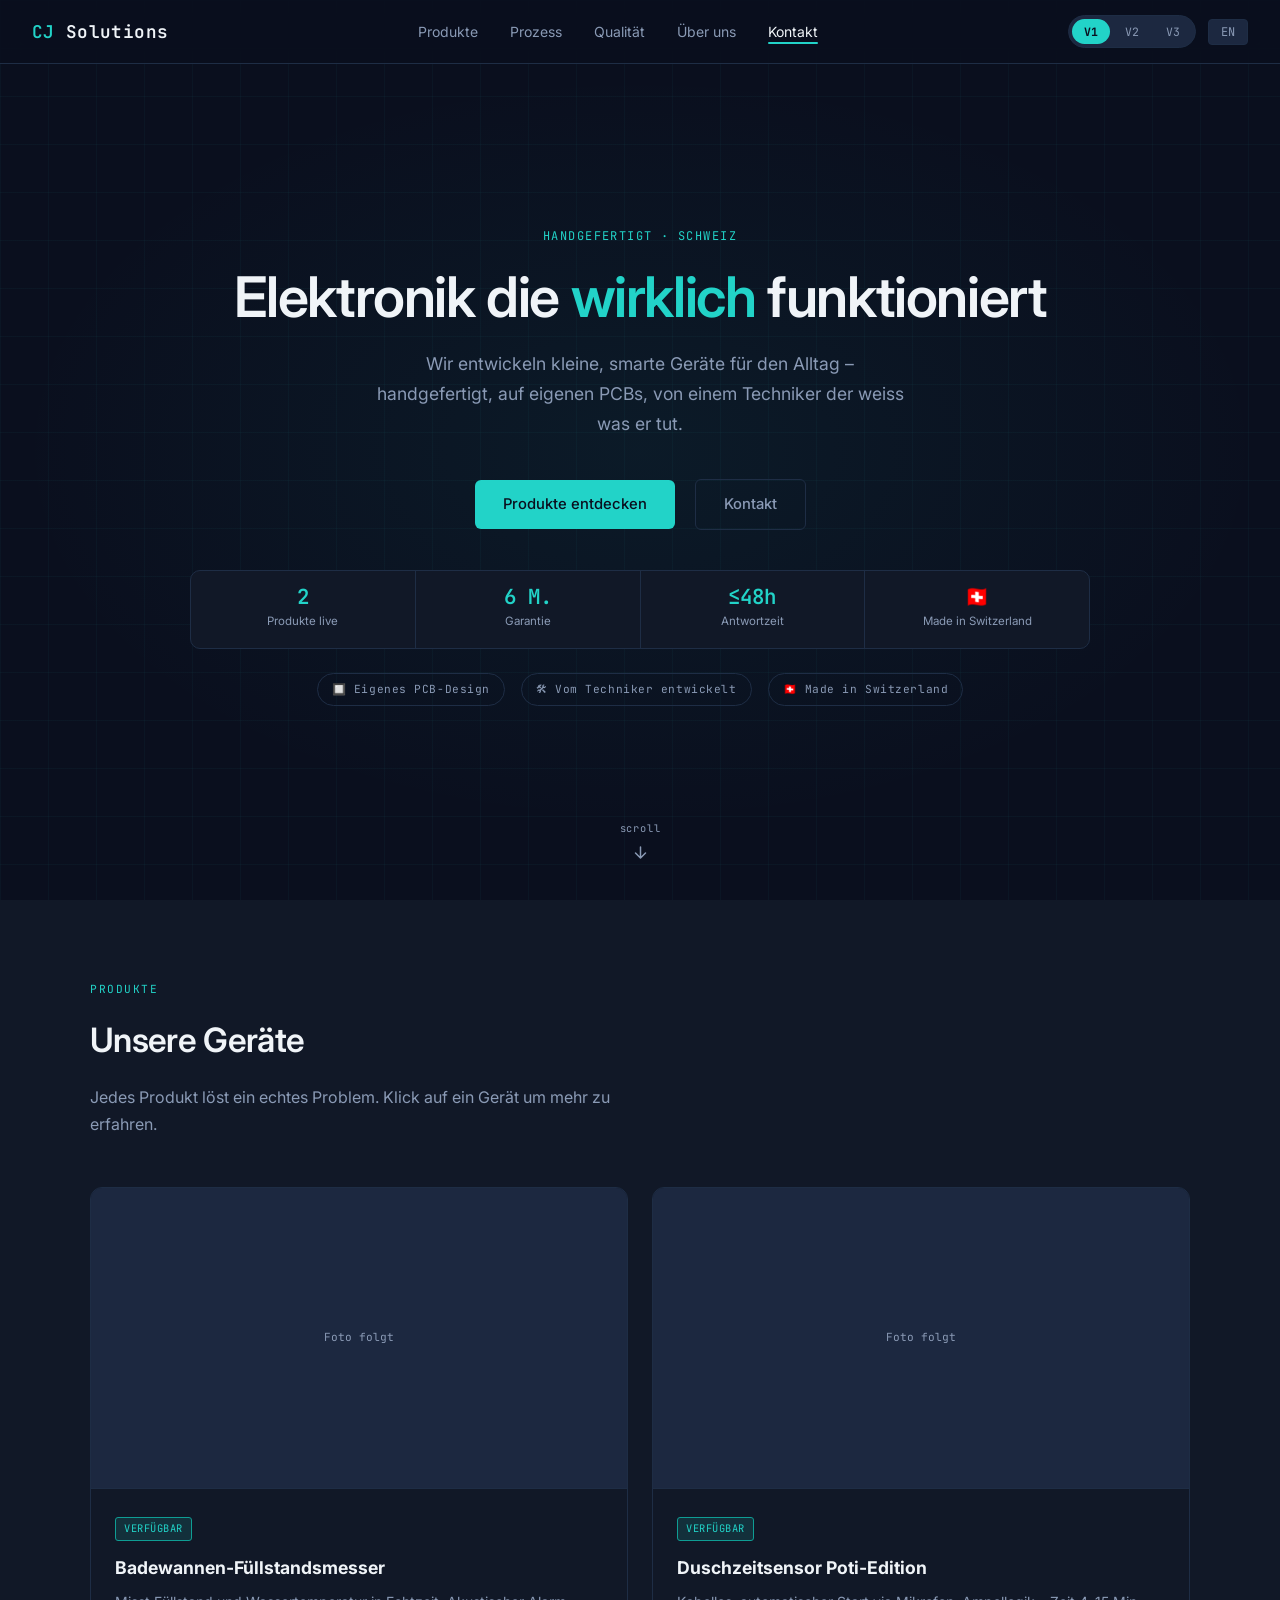
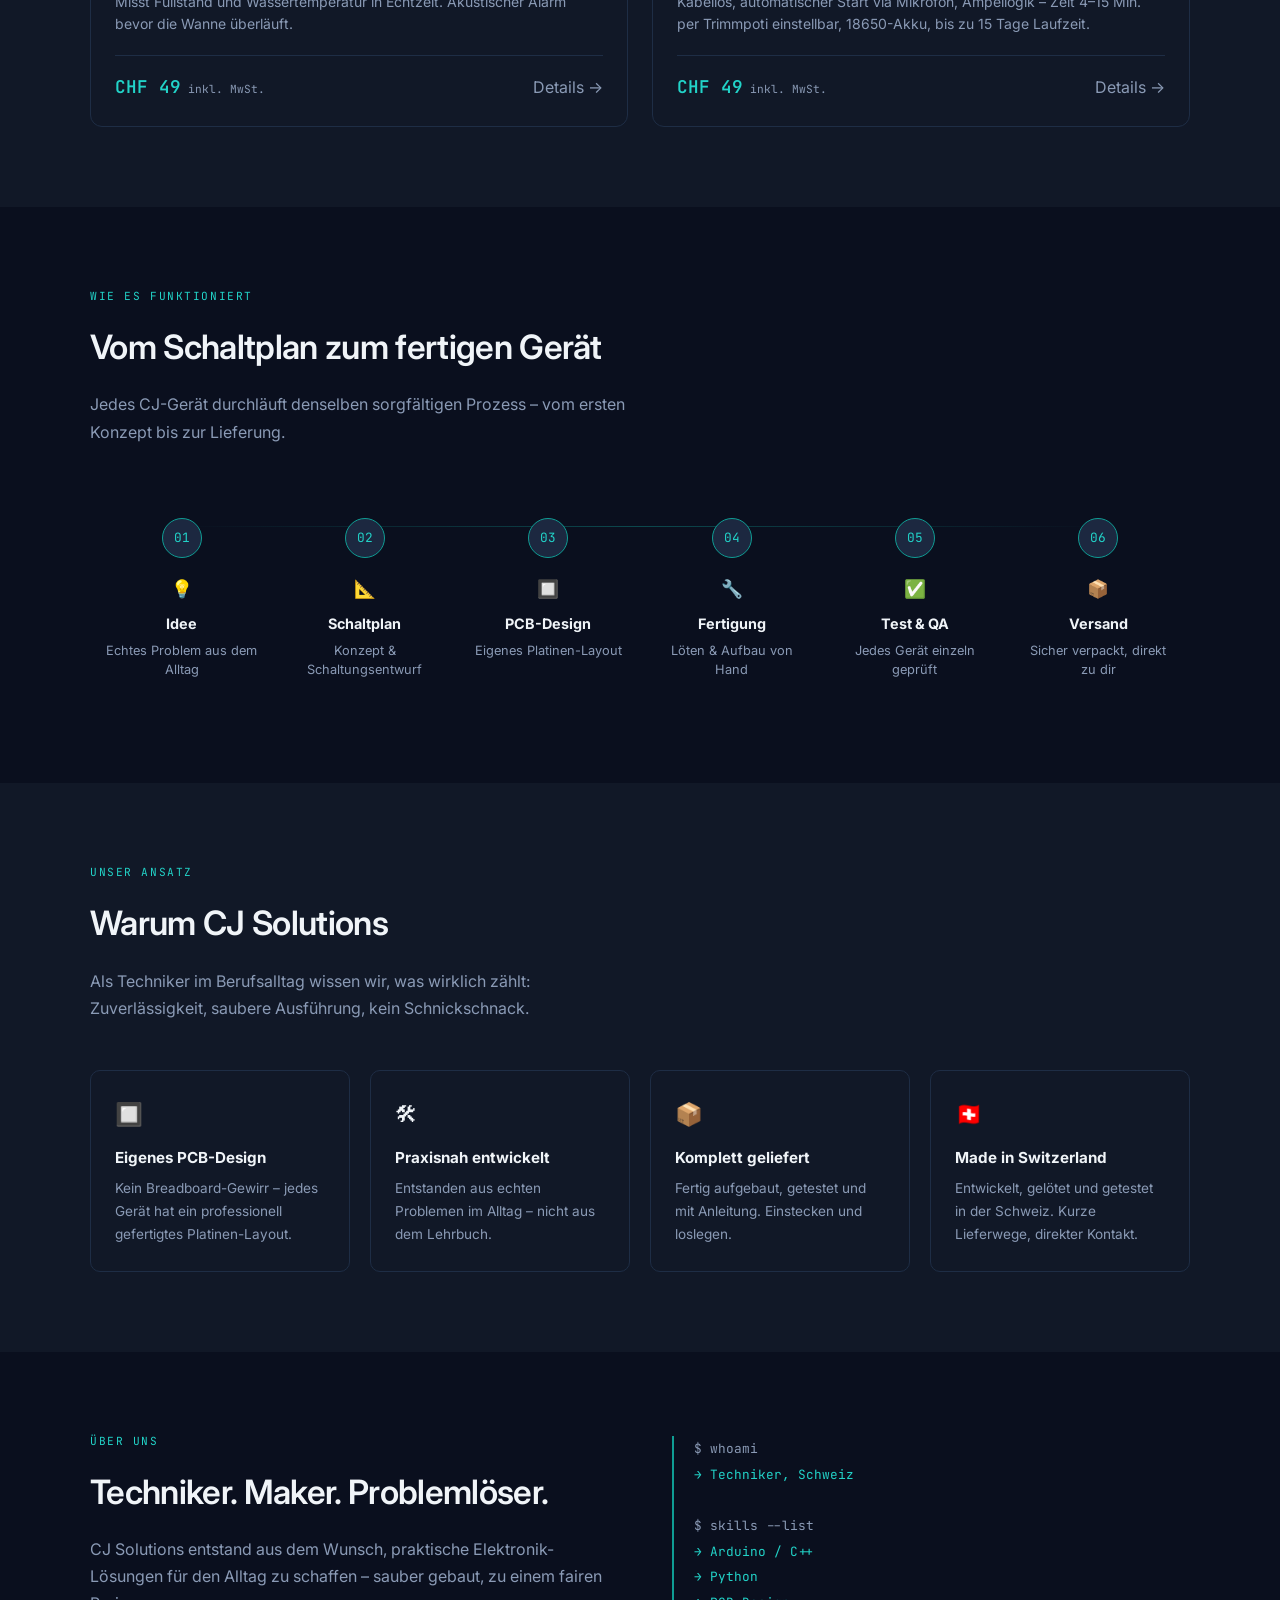
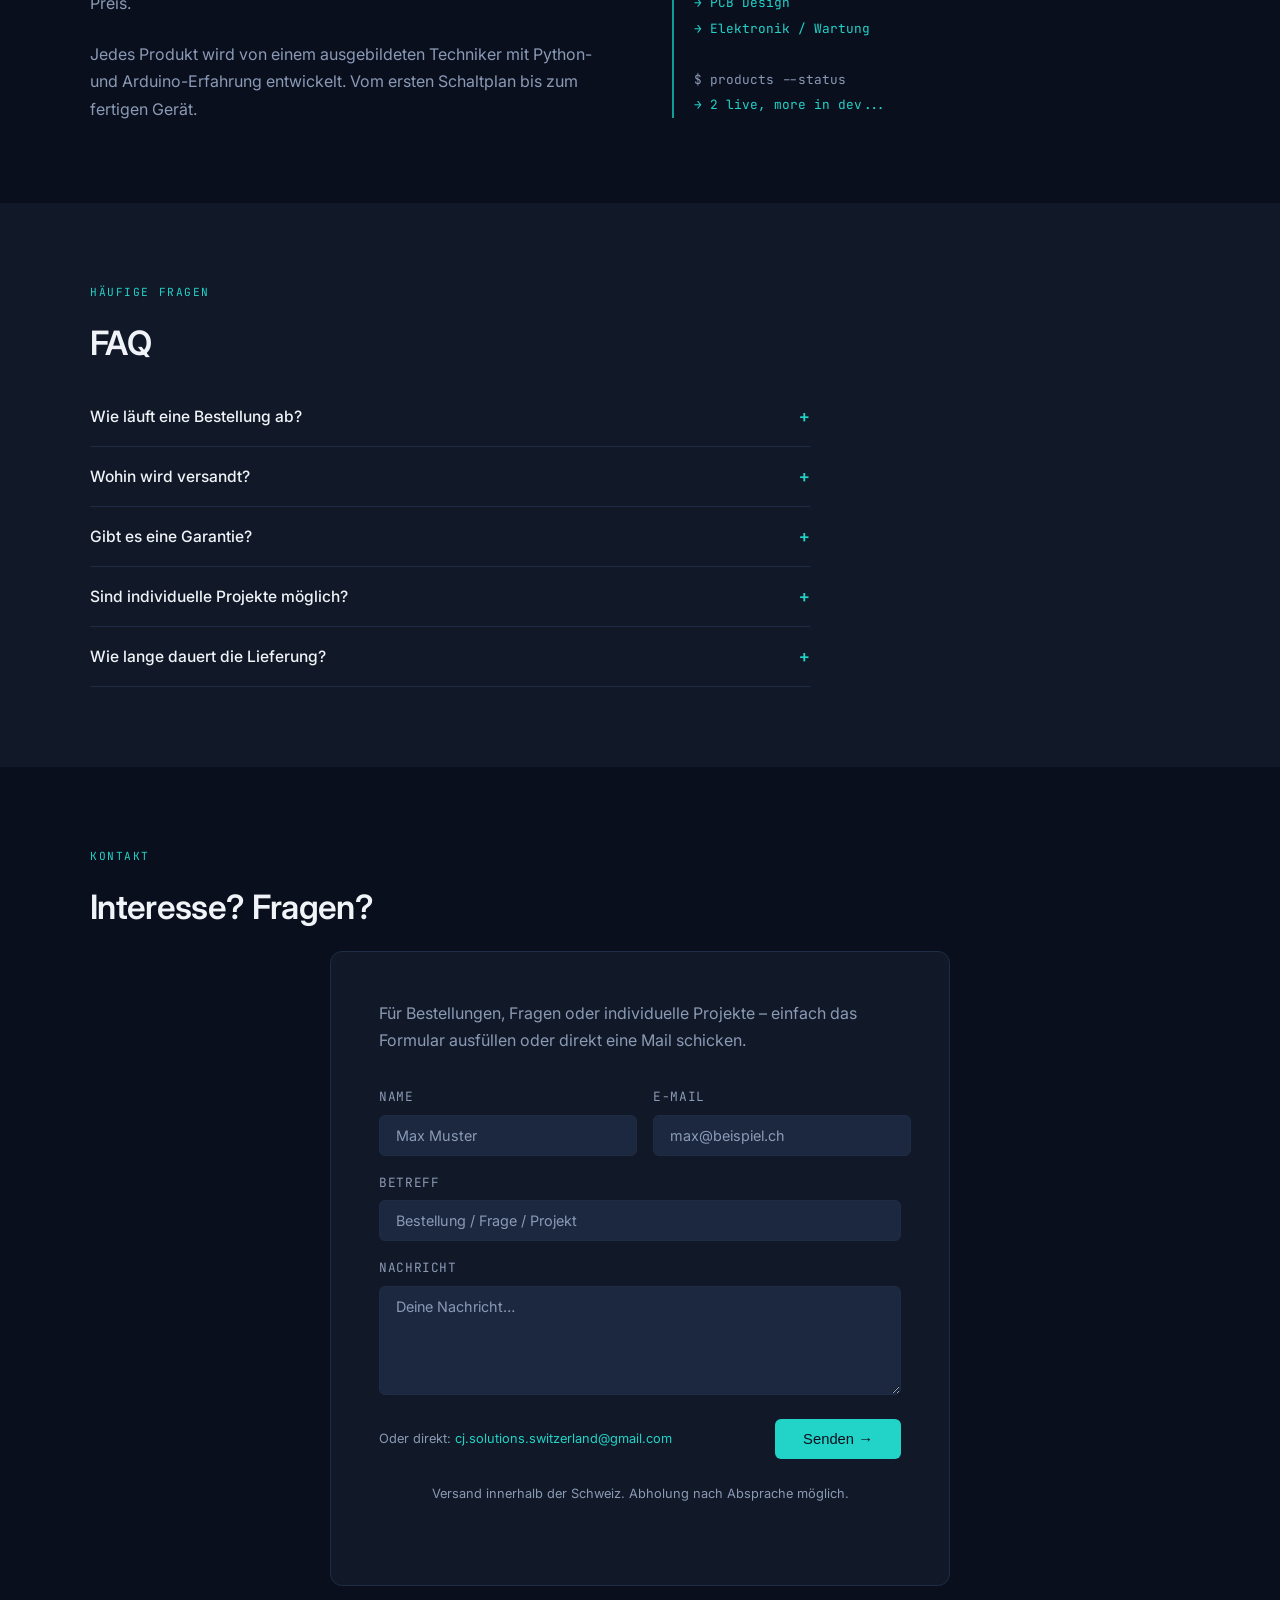
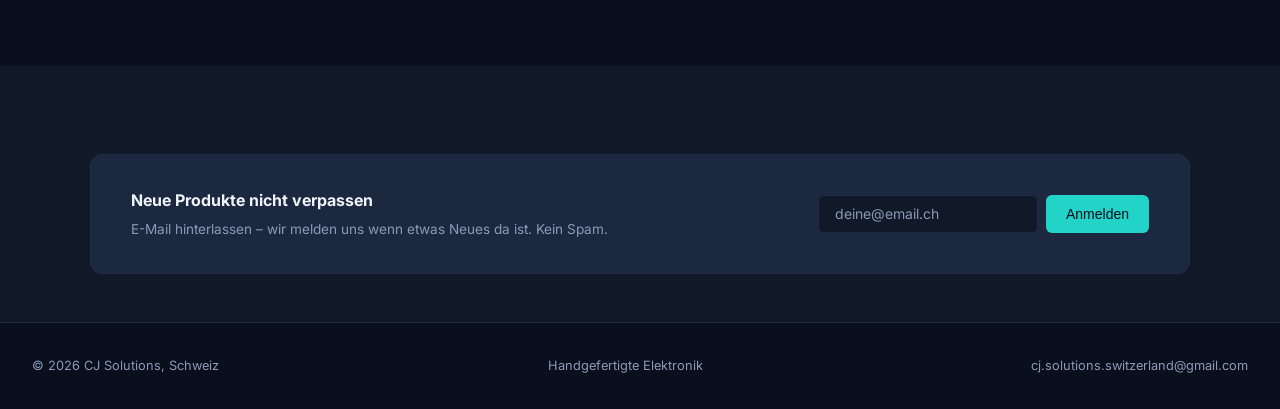
<file: index.html>
<!DOCTYPE html>
<html lang="de">
<head>
  <meta charset="UTF-8">
  <meta name="viewport" content="width=device-width, initial-scale=1.0">
  <title>CJ Solutions – Smarte Elektronik aus der Schweiz</title>
  <meta name="description" content="Handgefertigte Elektronik-Lösungen für den Alltag. Präzise, zuverlässig, made in Switzerland.">

  <!-- Open Graph / Social -->
  <meta property="og:type" content="website">
  <meta property="og:url" content="https://cjsolutionsswitzerland.github.io/">
  <meta property="og:title" content="CJ Solutions – Smarte Elektronik aus der Schweiz">
  <meta property="og:description" content="Handgefertigte Elektronik-Lösungen für den Alltag. Präzise, zuverlässig, made in Switzerland.">
  <meta property="og:image" content="https://cjsolutionsswitzerland.github.io/og-image.png">
  <meta name="twitter:card" content="summary_large_image">
  <meta name="twitter:title" content="CJ Solutions – Smarte Elektronik aus der Schweiz">
  <meta name="twitter:description" content="Handgefertigte Elektronik-Lösungen für den Alltag.">

  <!-- JSON-LD -->
  <script type="application/ld+json">
  {
    "@context": "https://schema.org",
    "@graph": [
      {
        "@type": "Organization",
        "name": "CJ Solutions",
        "url": "https://cjsolutionsswitzerland.github.io/",
        "email": "cj.solutions.switzerland@gmail.com",
        "address": { "@type": "PostalAddress", "addressCountry": "CH" },
        "description": "Handgefertigte Elektronik-Lösungen für den Alltag, made in Switzerland."
      },
      {
        "@type": "Product",
        "name": "Badewannen-Füllstandsmesser",
        "description": "Misst Füllstand und Wassertemperatur in Echtzeit. Akustischer Alarm bevor die Wanne überläuft.",
        "brand": { "@type": "Brand", "name": "CJ Solutions" },
        "offers": {
          "@type": "Offer",
          "price": "49",
          "priceCurrency": "CHF",
          "availability": "https://schema.org/InStock",
          "seller": { "@type": "Organization", "name": "CJ Solutions" }
        }
      }
    ]
  }
  </script>

  <link rel="icon" type="image/png" href="favicon.png">
  <link rel="apple-touch-icon" href="favicon.png">
  <link rel="preconnect" href="https://fonts.googleapis.com">
  <link href="https://fonts.googleapis.com/css2?family=JetBrains+Mono:wght@400;600&family=Inter:wght@300;400;500;600&display=swap" rel="stylesheet">
  <style>
    *, *::before, *::after { box-sizing: border-box; margin: 0; padding: 0; }
    :root {
      --navy:#0a0f1e; --navy2:#111827; --navy3:#1c2840;
      --cyan:#22d3c8; --cyan2:#0f9d94; --cyan-dim:#22d3c820;
      --white:#f0f4f8; --muted:#8a9ab5; --border:#1e2d45;
      --mono:'JetBrains Mono',monospace; --sans:'Inter',sans-serif;
    }
    html { scroll-behavior: smooth; }
    body { background:var(--navy); color:var(--white); font-family:var(--sans); font-size:16px; line-height:1.7; -webkit-font-smoothing:antialiased; }

    /* NAV */
    nav { position:fixed; top:0; left:0; right:0; z-index:100; display:flex; align-items:center; justify-content:space-between; padding:0 2rem; height:64px; background:rgba(10,15,30,0.88); backdrop-filter:blur(12px); border-bottom:1px solid var(--border); }
    .nav-logo { font-family:var(--mono); font-size:1.1rem; font-weight:600; color:var(--cyan); text-decoration:none; letter-spacing:0.02em; }
    .nav-logo span { color:var(--white); }
    .nav-links { display:flex; gap:2rem; list-style:none; }
    .nav-links a { color:var(--muted); text-decoration:none; font-size:0.875rem; transition:color 0.2s; position:relative; }
    .nav-links a:hover { color:var(--white); }
    .lang-btn { font-family:var(--mono); font-size:0.75rem; background:var(--navy3); border:1px solid var(--border); color:var(--muted); padding:4px 12px; border-radius:4px; cursor:pointer; transition:all 0.2s; }
    .lang-btn:hover { border-color:var(--cyan); color:var(--cyan); }

    /* ACTIVE NAV */
    .nav-links a.nav-active { color:var(--white); }
    .nav-links a.nav-active::after { content:''; position:absolute; bottom:-4px; left:0; right:0; height:2px; background:var(--cyan); border-radius:2px; }

    /* MOBILE MENU */
    .burger { display:none; flex-direction:column; gap:5px; cursor:pointer; padding:6px; background:none; border:none; }
    .burger span { display:block; width:22px; height:2px; background:var(--muted); border-radius:2px; transition:all 0.3s ease; }
    .burger.open span:nth-child(1) { transform:translateY(7px) rotate(45deg); background:var(--cyan); }
    .burger.open span:nth-child(2) { opacity:0; }
    .burger.open span:nth-child(3) { transform:translateY(-7px) rotate(-45deg); background:var(--cyan); }
    .mobile-menu { display:none; position:fixed; top:64px; left:0; right:0; background:rgba(10,15,30,0.97); backdrop-filter:blur(16px); border-bottom:1px solid var(--border); padding:1.5rem 2rem; z-index:99; flex-direction:column; }
    .mobile-menu.open { display:flex; }
    .mobile-menu a { color:var(--muted); text-decoration:none; font-size:1rem; padding:0.9rem 0; border-bottom:1px solid var(--border); transition:color 0.2s; }
    .mobile-menu a:last-child { border-bottom:none; }
    .mobile-menu a:hover, .mobile-menu a.nav-active { color:var(--cyan); }

    /* HERO */
    .hero { min-height:100vh; display:flex; align-items:center; justify-content:center; padding:6rem 2rem 4rem; position:relative; overflow:hidden; }
    .hero::before { content:''; position:absolute; inset:0; background:radial-gradient(ellipse 70% 60% at 50% 50%, rgba(34,211,200,0.06) 0%, transparent 70%); pointer-events:none; z-index:1; }
    .hero::after { content:''; position:absolute; inset:0; background-image: linear-gradient(rgba(34,211,200,0.04) 1px, transparent 1px), linear-gradient(90deg, rgba(34,211,200,0.04) 1px, transparent 1px); background-size:48px 48px; animation:gridMove 20s linear infinite; pointer-events:none; z-index:0; }
    .hero-inner { max-width:900px; width:100%; text-align:center; position:relative; z-index:2; }
    .hero-eyebrow { font-family:var(--mono); font-size:0.75rem; color:var(--cyan); letter-spacing:0.12em; text-transform:uppercase; margin-bottom:1.25rem; }
    h1 { font-size:clamp(2.2rem,5vw,3.5rem); font-weight:600; line-height:1.12; letter-spacing:-0.025em; margin-bottom:1.25rem; }
    h1 em { font-style:normal; color:var(--cyan); }
    .hero-sub { color:var(--muted); font-size:1.1rem; max-width:540px; margin:0 auto 2.5rem; }
    .btn { display:inline-block; padding:0.75rem 1.75rem; border-radius:6px; text-decoration:none; font-weight:500; font-size:0.925rem; transition:all 0.2s; cursor:pointer; border:none; }
    .btn-primary { background:var(--cyan); color:var(--navy); }
    .btn-primary:hover { background:#30ebe0; }
    .btn-outline { background:transparent; border:1px solid var(--border); color:var(--muted); margin-left:1rem; }
    .btn-outline:hover { border-color:var(--cyan); color:var(--cyan); }
    .hero-badges { display:flex; gap:1rem; justify-content:center; margin-top:3rem; flex-wrap:wrap; }
    .hero-badge { font-family:var(--mono); font-size:0.7rem; padding:6px 14px; border-radius:20px; border:1px solid var(--border); color:var(--muted); letter-spacing:0.05em; }

    /* HERO STATS */
    .hero-stats { display:flex; gap:0; justify-content:center; margin-top:2.5rem; flex-wrap:wrap; border:1px solid var(--border); border-radius:10px; overflow:hidden; background:var(--navy2); }
    .hero-stat { flex:1; min-width:120px; padding:1rem 1.25rem; text-align:center; border-right:1px solid var(--border); }
    .hero-stat:last-child { border-right:none; }
    .hero-stat-value { font-family:var(--mono); font-size:1.3rem; font-weight:600; color:var(--cyan); line-height:1; }
    .hero-stat-label { font-size:0.72rem; color:var(--muted); margin-top:0.3rem; }

    /* SCROLL INDICATOR */
    .scroll-indicator { position:absolute; bottom:2.5rem; left:50%; transform:translateX(-50%); transition:opacity 0.4s ease; display:flex; flex-direction:column; align-items:center; gap:0.4rem; color:var(--muted); font-family:var(--mono); font-size:0.65rem; letter-spacing:0.08em; animation:fadeInUp 1s ease 1s both; z-index:2; }
    .scroll-indicator svg { animation:bounce 1.8s ease infinite; }

    @keyframes gridMove { 0% { background-position:0 0; } 100% { background-position:48px 48px; } }
    @keyframes bounce { 0%,100% { transform:translateY(0); } 50% { transform:translateY(6px); } }
    @keyframes fadeInUp { from { opacity:0; transform:translateX(-50%) translateY(10px); } to { opacity:1; transform:translateX(-50%) translateY(0); } }

    /* SECTIONS */
    section { padding:5rem 2rem; }
    .container { max-width:1100px; margin:0 auto; }
    .section-label { font-family:var(--mono); font-size:0.7rem; color:var(--cyan); letter-spacing:0.14em; text-transform:uppercase; margin-bottom:0.75rem; }
    h2 { font-size:clamp(1.5rem,3vw,2.1rem); font-weight:600; letter-spacing:-0.02em; margin-bottom:1rem; }
    .section-intro { color:var(--muted); max-width:560px; margin-bottom:3rem; }

    /* PRODUCT CARDS */
    .product-grid { display:grid; grid-template-columns:repeat(auto-fit,minmax(300px,1fr)); gap:1.5rem; }
    .product-card { background:var(--navy2); border:1px solid var(--border); border-radius:12px; overflow:hidden; text-decoration:none; color:inherit; display:block; transition:border-color 0.2s, transform 0.2s; cursor:pointer; }
    .product-card:hover { border-color:var(--cyan2); transform:translateY(-3px); }
    .product-card:hover .card-arrow { color:var(--cyan); }
    .product-img { width:100%; aspect-ratio:16/9; background:var(--navy3); display:flex; align-items:center; justify-content:center; font-family:var(--mono); font-size:0.7rem; color:var(--muted); border-bottom:1px solid var(--border); overflow:hidden; }
    .product-img img { width:100%; height:100%; object-fit:cover; }
    .product-img.placeholder::after { content:attr(data-label); }
    .product-body { padding:1.5rem; }
    .product-tag { display:inline-block; font-family:var(--mono); font-size:0.65rem; background:var(--cyan-dim); color:var(--cyan); border:1px solid var(--cyan2); padding:2px 8px; border-radius:3px; margin-bottom:0.75rem; letter-spacing:0.05em; }
    .product-tag.soon { background:var(--navy3); color:var(--muted); border-color:var(--border); }
    .product-card h3 { font-size:1.1rem; margin-bottom:0.5rem; }
    .product-card p { color:var(--muted); font-size:0.875rem; margin-bottom:1.25rem; line-height:1.6; }
    .card-footer { display:flex; align-items:center; justify-content:space-between; border-top:1px solid var(--border); padding-top:1rem; }
    .price { font-family:var(--mono); font-size:1.1rem; font-weight:600; color:var(--cyan); }
    .price-sub { font-size:0.7rem; color:var(--muted); font-weight:400; }
    .card-arrow { font-size:1rem; color:var(--muted); transition:color 0.2s; }

    /* NEWSLETTER STRIP */
    .newsletter-strip { background:var(--navy3); border:1px solid var(--border); border-radius:12px; padding:2rem 2.5rem; margin-top:2.5rem; display:flex; align-items:center; justify-content:space-between; gap:2rem; flex-wrap:wrap; }
    .newsletter-strip h4 { font-size:1rem; margin-bottom:0.25rem; }
    .newsletter-strip p { color:var(--muted); font-size:0.85rem; }
    .newsletter-form { display:flex; gap:0.5rem; flex-shrink:0; flex-wrap:wrap; }
    .newsletter-input { font-family:var(--sans); font-size:0.875rem; background:var(--navy2); border:1px solid var(--border); color:var(--white); padding:0.6rem 1rem; border-radius:6px; outline:none; transition:border-color 0.2s; width:220px; }
    .newsletter-input::placeholder { color:var(--muted); }
    .newsletter-input:focus { border-color:var(--cyan); }
    .btn-sm { padding:0.6rem 1.25rem; font-size:0.875rem; }

    /* PROZESS */
    .process-steps { display:grid; grid-template-columns:repeat(auto-fit,minmax(160px,1fr)); gap:0; position:relative; }
    .process-steps::before { content:''; position:absolute; top:2rem; left:calc(100% / 12); right:calc(100% / 12); height:1px; background:linear-gradient(90deg, transparent, var(--cyan2), transparent); opacity:0.4; }
    .process-step { text-align:center; padding:1.5rem 1rem; position:relative; }
    .step-num { width:40px; height:40px; border-radius:50%; background:var(--navy3); border:1px solid var(--cyan2); display:flex; align-items:center; justify-content:center; margin:0 auto 1rem; font-family:var(--mono); font-size:0.8rem; color:var(--cyan); position:relative; z-index:1; }
    .step-icon { font-size:1.1rem; margin-bottom:0.5rem; }
    .process-step h4 { font-size:0.9rem; margin-bottom:0.3rem; }
    .process-step p { color:var(--muted); font-size:0.8rem; line-height:1.5; }

    /* VALUES */
    .values-grid { display:grid; grid-template-columns:repeat(auto-fit,minmax(220px,1fr)); gap:1.25rem; }
    .value { padding:1.5rem; background:var(--navy2); border:1px solid var(--border); border-radius:10px; }
    .value-icon { font-size:1.4rem; margin-bottom:0.75rem; }
    .value h4 { font-size:0.95rem; margin-bottom:0.4rem; }
    .value p { color:var(--muted); font-size:0.85rem; }

    /* ABOUT */
    .about-grid { display:grid; grid-template-columns:1fr 1fr; gap:4rem; align-items:center; }
    .about-mono { font-family:var(--mono); font-size:0.8rem; color:var(--muted); line-height:2; border-left:2px solid var(--cyan2); padding-left:1.25rem; }
    .about-mono .hl { color:var(--cyan); }

    /* FAQ */
    .faq-list { max-width:720px; }
    .faq-item { border-bottom:1px solid var(--border); }
    .faq-question { width:100%; background:none; border:none; color:var(--white); font-family:var(--sans); font-size:0.975rem; font-weight:500; text-align:left; padding:1.25rem 0; display:flex; justify-content:space-between; align-items:center; cursor:pointer; gap:1rem; transition:color 0.2s; }
    .faq-question:hover { color:var(--cyan); }
    .faq-icon { font-family:var(--mono); font-size:1.1rem; color:var(--cyan); flex-shrink:0; transition:transform 0.3s; line-height:1; }
    .faq-item.open .faq-icon { transform:rotate(45deg); }
    .faq-answer { overflow:hidden; max-height:0; transition:max-height 0.35s ease, padding 0.35s ease; }
    .faq-answer-inner { color:var(--muted); font-size:0.9rem; line-height:1.7; padding-bottom:1.25rem; }

    /* CONTACT */
    .contact-box { background:var(--navy2); border:1px solid var(--border); border-radius:12px; padding:3rem; max-width:620px; margin:0 auto; }
    .contact-box > p { color:var(--muted); margin-bottom:2rem; }
    .contact-form { display:flex; flex-direction:column; gap:1rem; }
    .form-row { display:grid; grid-template-columns:1fr 1fr; gap:1rem; }
    .form-field { display:flex; flex-direction:column; gap:0.4rem; }
    .form-field label { font-size:0.8rem; color:var(--muted); font-family:var(--mono); letter-spacing:0.05em; }
    .form-field input, .form-field textarea { font-family:var(--sans); font-size:0.9rem; background:var(--navy3); border:1px solid var(--border); color:var(--white); padding:0.7rem 1rem; border-radius:6px; outline:none; transition:border-color 0.2s; resize:vertical; }
    .form-field input::placeholder, .form-field textarea::placeholder { color:var(--muted); }
    .form-field input:focus, .form-field textarea:focus { border-color:var(--cyan); }
    .form-footer { display:flex; align-items:center; justify-content:space-between; flex-wrap:wrap; gap:1rem; margin-top:0.5rem; }
    .form-alt { font-size:0.8rem; color:var(--muted); }
    .form-alt a { color:var(--cyan); text-decoration:none; }
    .form-alt a:hover { color:#30ebe0; }
    .form-success { display:none; text-align:center; padding:1.5rem; color:var(--cyan); font-family:var(--mono); font-size:0.9rem; }

    footer { border-top:1px solid var(--border); padding:2rem; display:flex; justify-content:space-between; align-items:center; font-size:0.8rem; color:var(--muted); flex-wrap:wrap; gap:1rem; }
    footer a { color:var(--muted); text-decoration:none; }
    footer a:hover { color:var(--cyan); }

    /* SCROLL ANIMATIONS */
    .reveal { opacity:0; transform:translateY(28px); transition:opacity 0.55s ease, transform 0.55s ease; }
    .reveal.visible { opacity:1; transform:none; }
    .reveal-delay-1 { transition-delay:0.1s; }
    .reveal-delay-2 { transition-delay:0.2s; }
    .reveal-delay-3 { transition-delay:0.3s; }
    .reveal-delay-4 { transition-delay:0.4s; }
    .reveal-delay-5 { transition-delay:0.5s; }
    .reveal-delay-6 { transition-delay:0.6s; }

    @media(max-width:768px) {
      .about-grid { grid-template-columns:1fr; gap:2rem; }
      .nav-links { display:none; }
      .burger { display:flex; }
      footer { justify-content:center; text-align:center; }
      .btn-outline { margin-left:0; margin-top:0.75rem; }
      .process-steps::before { display:none; }
      .newsletter-strip { flex-direction:column; align-items:flex-start; }
      .newsletter-input { width:100%; }
      .hero-stats { border-radius:8px; }
      .hero-stat { min-width:100px; padding:0.75rem 1rem; }
      .form-row { grid-template-columns:1fr; }
      .contact-box { padding:2rem 1.5rem; }
    }
  </style>
</head>
<body>

<nav>
  <a href="#" class="nav-logo">CJ<span> Solutions</span></a>
  <ul class="nav-links">
    <li><a href="#produkte" data-de="Produkte" data-en="Products">Produkte</a></li>
    <li><a href="#prozess" data-de="Prozess" data-en="Process">Prozess</a></li>
    <li><a href="#werte" data-de="Qualität" data-en="Quality">Qualität</a></li>
    <li><a href="#ueber" data-de="Über uns" data-en="About">Über uns</a></li>
    <li><a href="#kontakt" data-de="Kontakt" data-en="Contact">Kontakt</a></li>
  </ul>
  <div style="display:flex;align-items:center;gap:0.75rem;">
    <div style="display:flex;align-items:center;gap:3px;background:#1c2840;border:1px solid #1e2d45;border-radius:99px;padding:3px;">
      <span style="font-family:'JetBrains Mono',monospace;font-size:0.72rem;background:var(--cyan);color:var(--navy);font-weight:700;padding:3px 12px;border-radius:99px;">V1</span>
      <a href="v2/index.html" style="font-family:'JetBrains Mono',monospace;font-size:0.72rem;color:var(--muted);padding:3px 12px;border-radius:99px;text-decoration:none;transition:color 0.2s;" onmouseover="this.style.color='var(--cyan)'" onmouseout="this.style.color='var(--muted)'">V2</a>
      <a href="v3/index.html" style="font-family:'JetBrains Mono',monospace;font-size:0.72rem;color:var(--muted);padding:3px 12px;border-radius:99px;text-decoration:none;transition:color 0.2s;" onmouseover="this.style.color='var(--cyan)'" onmouseout="this.style.color='var(--muted)'">V3</a>
    </div>
    <button class="lang-btn" id="langToggle">EN</button>
    <button class="burger" id="burgerBtn" aria-label="Menü öffnen">
      <span></span><span></span><span></span>
    </button>
  </div>
</nav>

<div class="mobile-menu" id="mobileMenu">
  <a href="#produkte" data-de="Produkte" data-en="Products">Produkte</a>
  <a href="#prozess" data-de="Prozess" data-en="Process">Prozess</a>
  <a href="#werte" data-de="Qualität" data-en="Quality">Qualität</a>
  <a href="#ueber" data-de="Über uns" data-en="About">Über uns</a>
  <a href="#kontakt" data-de="Kontakt" data-en="Contact">Kontakt</a>
</div>

<!-- HERO -->
<section class="hero">
  <div class="hero-inner">
    <p class="hero-eyebrow" data-de="Handgefertigt · Schweiz" data-en="Handcrafted · Switzerland">Handgefertigt · Schweiz</p>
    <h1 data-de="Elektronik die <em>wirklich</em> funktioniert" data-en="Electronics that <em>actually</em> work">
      Elektronik die <em>wirklich</em> funktioniert
    </h1>
    <p class="hero-sub" data-de="Wir entwickeln kleine, smarte Geräte für den Alltag – handgefertigt, auf eigenen PCBs, von einem Techniker der weiss was er tut." data-en="We build small, smart devices for everyday life – handcrafted, on custom PCBs, by a technician who knows what he's doing.">
      Wir entwickeln kleine, smarte Geräte für den Alltag – handgefertigt, auf eigenen PCBs, von einem Techniker der weiss was er tut.
    </p>
    <div>
      <a href="#produkte" class="btn btn-primary" data-de="Produkte entdecken" data-en="Discover products">Produkte entdecken</a>
      <a href="#kontakt" class="btn btn-outline" data-de="Kontakt" data-en="Contact">Kontakt</a>
    </div>

    <!-- STATS (7) -->
    <div class="hero-stats">
      <div class="hero-stat">
        <div class="hero-stat-value">2</div>
        <div class="hero-stat-label" data-de="Produkte live" data-en="Products live">Produkte live</div>
      </div>
      <div class="hero-stat">
        <div class="hero-stat-value">6 M.</div>
        <div class="hero-stat-label" data-de="Garantie" data-en="Warranty">Garantie</div>
      </div>
      <div class="hero-stat">
        <div class="hero-stat-value">≤48h</div>
        <div class="hero-stat-label" data-de="Antwortzeit" data-en="Response time">Antwortzeit</div>
      </div>
      <div class="hero-stat">
        <div class="hero-stat-value">🇨🇭</div>
        <div class="hero-stat-label" data-de="Made in Switzerland" data-en="Made in Switzerland">Made in Switzerland</div>
      </div>
    </div>

    <div class="hero-badges" style="margin-top:1.5rem;">
      <span class="hero-badge" data-de="🔲 Eigenes PCB-Design" data-en="🔲 Custom PCB design">🔲 Eigenes PCB-Design</span>
      <span class="hero-badge" data-de="🛠 Vom Techniker entwickelt" data-en="🛠 Built by a technician">🛠 Vom Techniker entwickelt</span>
      <span class="hero-badge" data-de="🇨🇭 Made in Switzerland" data-en="🇨🇭 Made in Switzerland">🇨🇭 Made in Switzerland</span>
    </div>
  </div>
  <div class="scroll-indicator">
    <span data-de="scroll" data-en="scroll">scroll</span>
    <svg width="16" height="16" viewBox="0 0 16 16" fill="none">
      <path d="M8 3v10M3 9l5 5 5-5" stroke="currentColor" stroke-width="1.5" stroke-linecap="round" stroke-linejoin="round"/>
    </svg>
  </div>
</section>

<!-- PRODUKTE -->
<section id="produkte" style="background:var(--navy2);">
  <div class="container">
    <p class="section-label" data-de="Produkte" data-en="Products">Produkte</p>
    <h2 data-de="Unsere Geräte" data-en="Our devices">Unsere Geräte</h2>
    <p class="section-intro" data-de="Jedes Produkt löst ein echtes Problem. Klick auf ein Gerät um mehr zu erfahren." data-en="Every product solves a real problem. Click on a device to learn more.">
      Jedes Produkt löst ein echtes Problem. Klick auf ein Gerät um mehr zu erfahren.
    </p>
    <div class="product-grid">

      <a href="badewanne.html" class="product-card reveal reveal-delay-1">
        <div class="product-img placeholder" data-label="Foto folgt"></div>
        <div class="product-body">
          <span class="product-tag" data-de="VERFÜGBAR" data-en="AVAILABLE">VERFÜGBAR</span>
          <h3 data-de="Badewannen-Füllstandsmesser" data-en="Bath Water Level Monitor">Badewannen-Füllstandsmesser</h3>
          <p data-de="Misst Füllstand und Wassertemperatur in Echtzeit. Akustischer Alarm bevor die Wanne überläuft." data-en="Measures water level and temperature in real time. Acoustic alarm before the tub overflows.">
            Misst Füllstand und Wassertemperatur in Echtzeit. Akustischer Alarm bevor die Wanne überläuft.
          </p>
          <div class="card-footer">
            <div class="price">CHF 49<span class="price-sub"> inkl. MwSt.</span></div>
            <span class="card-arrow" data-de="Details →" data-en="Details →">Details →</span>
          </div>
        </div>
      </a>

      <a href="dusche.html" class="product-card reveal reveal-delay-2">
        <div class="product-img placeholder" data-label="Foto folgt"></div>
        <div class="product-body">
          <span class="product-tag" data-de="VERFÜGBAR" data-en="AVAILABLE">VERFÜGBAR</span>
          <h3 data-de="Duschzeitsensor Poti-Edition" data-en="Shower Timer Poti Edition">Duschzeitsensor Poti-Edition</h3>
          <p data-de="Kabellos, automatischer Start via Mikrofon, Ampellogik – Zeit 4–15 Min. per Trimmpoti einstellbar, 18650-Akku, bis zu 15 Tage Laufzeit." data-en="Wireless, automatic start via microphone, traffic light – time 4–15 min. adjustable via trim pot, 18650 battery, up to 15 days runtime.">
            Kabellos, automatischer Start via Mikrofon, Ampellogik – Zeit 4–15 Min. per Trimmpoti einstellbar, 18650-Akku, bis zu 15 Tage Laufzeit.
          </p>
          <div class="card-footer">
            <div class="price">CHF 49<span class="price-sub"> inkl. MwSt.</span></div>
            <span class="card-arrow" data-de="Details →" data-en="Details →">Details →</span>
          </div>
        </div>
      </a>

    </div>
  </div>
</section>

<!-- PROZESS (6) -->
<section id="prozess">
  <div class="container">
    <p class="section-label" data-de="Wie es funktioniert" data-en="How it works">Wie es funktioniert</p>
    <h2 data-de="Vom Schaltplan zum fertigen Gerät" data-en="From schematic to finished device">Vom Schaltplan zum fertigen Gerät</h2>
    <p class="section-intro" data-de="Jedes CJ-Gerät durchläuft denselben sorgfältigen Prozess – vom ersten Konzept bis zur Lieferung." data-en="Every CJ device goes through the same careful process – from the first concept to delivery.">
      Jedes CJ-Gerät durchläuft denselben sorgfältigen Prozess – vom ersten Konzept bis zur Lieferung.
    </p>
    <div class="process-steps">
      <div class="process-step reveal reveal-delay-1">
        <div class="step-num">01</div>
        <div class="step-icon">💡</div>
        <h4 data-de="Idee" data-en="Idea">Idee</h4>
        <p data-de="Echtes Problem aus dem Alltag" data-en="Real problem from daily life">Echtes Problem aus dem Alltag</p>
      </div>
      <div class="process-step reveal reveal-delay-2">
        <div class="step-num">02</div>
        <div class="step-icon">📐</div>
        <h4 data-de="Schaltplan" data-en="Schematic">Schaltplan</h4>
        <p data-de="Konzept & Schaltungsentwurf" data-en="Concept & circuit design">Konzept & Schaltungsentwurf</p>
      </div>
      <div class="process-step reveal reveal-delay-3">
        <div class="step-num">03</div>
        <div class="step-icon">🔲</div>
        <h4 data-de="PCB-Design" data-en="PCB Design">PCB-Design</h4>
        <p data-de="Eigenes Platinen-Layout" data-en="Custom PCB layout">Eigenes Platinen-Layout</p>
      </div>
      <div class="process-step reveal reveal-delay-4">
        <div class="step-num">04</div>
        <div class="step-icon">🔧</div>
        <h4 data-de="Fertigung" data-en="Assembly">Fertigung</h4>
        <p data-de="Löten & Aufbau von Hand" data-en="Soldering & manual assembly">Löten & Aufbau von Hand</p>
      </div>
      <div class="process-step reveal reveal-delay-5">
        <div class="step-num">05</div>
        <div class="step-icon">✅</div>
        <h4 data-de="Test & QA" data-en="Test & QA">Test & QA</h4>
        <p data-de="Jedes Gerät einzeln geprüft" data-en="Every device individually tested">Jedes Gerät einzeln geprüft</p>
      </div>
      <div class="process-step reveal reveal-delay-6">
        <div class="step-num">06</div>
        <div class="step-icon">📦</div>
        <h4 data-de="Versand" data-en="Shipping">Versand</h4>
        <p data-de="Sicher verpackt, direkt zu dir" data-en="Securely packed, straight to you">Sicher verpackt, direkt zu dir</p>
      </div>
    </div>
  </div>
</section>

<!-- WERTE -->
<section id="werte" style="background:var(--navy2);">
  <div class="container">
    <p class="section-label" data-de="Unser Ansatz" data-en="Our approach">Unser Ansatz</p>
    <h2 data-de="Warum CJ Solutions" data-en="Why CJ Solutions">Warum CJ Solutions</h2>
    <p class="section-intro" data-de="Als Techniker im Berufsalltag wissen wir, was wirklich zählt: Zuverlässigkeit, saubere Ausführung, kein Schnickschnack." data-en="As working technicians we know what really matters: reliability, clean execution, no frills.">
      Als Techniker im Berufsalltag wissen wir, was wirklich zählt: Zuverlässigkeit, saubere Ausführung, kein Schnickschnack.
    </p>
    <div class="values-grid">
      <div class="value reveal reveal-delay-1">
        <div class="value-icon">🔲</div>
        <h4 data-de="Eigenes PCB-Design" data-en="Custom PCB design">Eigenes PCB-Design</h4>
        <p data-de="Kein Breadboard-Gewirr – jedes Gerät hat ein professionell gefertigtes Platinen-Layout." data-en="No breadboard chaos – every device has a professionally made PCB layout.">Kein Breadboard-Gewirr – jedes Gerät hat ein professionell gefertigtes Platinen-Layout.</p>
      </div>
      <div class="value reveal reveal-delay-2">
        <div class="value-icon">🛠</div>
        <h4 data-de="Praxisnah entwickelt" data-en="Developed from practice">Praxisnah entwickelt</h4>
        <p data-de="Entstanden aus echten Problemen im Alltag – nicht aus dem Lehrbuch." data-en="Born from real everyday problems – not from a textbook.">Entstanden aus echten Problemen im Alltag – nicht aus dem Lehrbuch.</p>
      </div>
      <div class="value reveal reveal-delay-3">
        <div class="value-icon">📦</div>
        <h4 data-de="Komplett geliefert" data-en="Complete delivery">Komplett geliefert</h4>
        <p data-de="Fertig aufgebaut, getestet und mit Anleitung. Einstecken und loslegen." data-en="Fully assembled, tested, and with instructions. Plug in and go.">Fertig aufgebaut, getestet und mit Anleitung. Einstecken und loslegen.</p>
      </div>
      <div class="value reveal reveal-delay-4">
        <div class="value-icon">🇨🇭</div>
        <h4 data-de="Made in Switzerland" data-en="Made in Switzerland">Made in Switzerland</h4>
        <p data-de="Entwickelt, gelötet und getestet in der Schweiz. Kurze Lieferwege, direkter Kontakt." data-en="Developed, soldered, and tested in Switzerland. Short delivery, direct contact.">Entwickelt, gelötet und getestet in der Schweiz. Kurze Lieferwege, direkter Kontakt.</p>
      </div>
    </div>
  </div>
</section>

<!-- ÜBER UNS -->
<section id="ueber">
  <div class="container">
    <div class="about-grid">
      <div class="reveal reveal-delay-1">
        <p class="section-label" data-de="Über uns" data-en="About us">Über uns</p>
        <h2 data-de="Techniker. Maker. Problemlöser." data-en="Technician. Maker. Problem solver.">Techniker. Maker. Problemlöser.</h2>
        <p style="color:var(--muted); margin-bottom:1.5rem;" data-de="CJ Solutions entstand aus dem Wunsch, praktische Elektronik-Lösungen für den Alltag zu schaffen – sauber gebaut, zu einem fairen Preis." data-en="CJ Solutions was born from the desire to create practical electronics for everyday life – built cleanly, at a fair price.">
          CJ Solutions entstand aus dem Wunsch, praktische Elektronik-Lösungen für den Alltag zu schaffen – sauber gebaut, zu einem fairen Preis.
        </p>
        <p style="color:var(--muted);" data-de="Jedes Produkt wird von einem ausgebildeten Techniker mit Python- und Arduino-Erfahrung entwickelt. Vom ersten Schaltplan bis zum fertigen Gerät." data-en="Every product is developed by a trained technician with Python and Arduino experience. From the first schematic to the finished device.">
          Jedes Produkt wird von einem ausgebildeten Techniker mit Python- und Arduino-Erfahrung entwickelt. Vom ersten Schaltplan bis zum fertigen Gerät.
        </p>
      </div>
      <div class="reveal reveal-delay-2">
        <div class="about-mono">
          <div>$ whoami</div>
          <div class="hl">→ Techniker, Schweiz</div>
          <br>
          <div>$ skills --list</div>
          <div class="hl">→ Arduino / C++</div>
          <div class="hl">→ Python</div>
          <div class="hl">→ PCB Design</div>
          <div class="hl">→ Elektronik / Wartung</div>
          <br>
          <div>$ products --status</div>
          <div class="hl">→ 2 live, more in dev...</div>
        </div>
      </div>
    </div>
  </div>
</section>

<!-- FAQ (8) -->
<section id="faq" style="background:var(--navy2);">
  <div class="container">
    <p class="section-label" data-de="Häufige Fragen" data-en="FAQ">Häufige Fragen</p>
    <h2 data-de="FAQ" data-en="Frequently asked questions">FAQ</h2>
    <div class="faq-list reveal">

      <div class="faq-item">
        <button class="faq-question" data-de="Wie läuft eine Bestellung ab?" data-en="How does ordering work?">
          Wie läuft eine Bestellung ab?
          <span class="faq-icon">+</span>
        </button>
        <div class="faq-answer">
          <div class="faq-answer-inner" data-de="Einfach eine E-Mail schicken mit gewünschtem Produkt und Lieferadresse. Wir bestätigen die Bestellung innerhalb von 48 Stunden und senden eine Zahlungsübersicht." data-en="Simply send an email with the desired product and delivery address. We confirm the order within 48 hours and send payment details.">
            Einfach eine E-Mail schicken mit gewünschtem Produkt und Lieferadresse. Wir bestätigen die Bestellung innerhalb von 48 Stunden und senden eine Zahlungsübersicht.
          </div>
        </div>
      </div>

      <div class="faq-item">
        <button class="faq-question" data-de="Wohin wird versandt?" data-en="Where do you ship?">
          Wohin wird versandt?
          <span class="faq-icon">+</span>
        </button>
        <div class="faq-answer">
          <div class="faq-answer-inner" data-de="Aktuell versenden wir innerhalb der Schweiz. Abholung nach Absprache ist ebenfalls möglich. Für Anfragen aus dem Ausland einfach melden." data-en="We currently ship within Switzerland. Pickup by arrangement is also possible. For international requests, just get in touch.">
            Aktuell versenden wir innerhalb der Schweiz. Abholung nach Absprache ist ebenfalls möglich. Für Anfragen aus dem Ausland einfach melden.
          </div>
        </div>
      </div>

      <div class="faq-item">
        <button class="faq-question" data-de="Gibt es eine Garantie?" data-en="Is there a warranty?">
          Gibt es eine Garantie?
          <span class="faq-icon">+</span>
        </button>
        <div class="faq-answer">
          <div class="faq-answer-inner" data-de="Ja. Jedes Gerät wird vor dem Versand einzeln geprüft. Bei Defekten innerhalb von 6 Monaten wird das Gerät kostenlos repariert oder ersetzt." data-en="Yes. Every device is individually tested before shipping. For defects within 6 months, the device will be repaired or replaced free of charge.">
            Ja. Jedes Gerät wird vor dem Versand einzeln geprüft. Bei Defekten innerhalb von 6 Monaten wird das Gerät kostenlos repariert oder ersetzt.
          </div>
        </div>
      </div>

      <div class="faq-item">
        <button class="faq-question" data-de="Sind individuelle Projekte möglich?" data-en="Are custom projects possible?">
          Sind individuelle Projekte möglich?
          <span class="faq-icon">+</span>
        </button>
        <div class="faq-answer">
          <div class="faq-answer-inner" data-de="Ja, gerne. Wenn du eine konkrete Idee oder ein Problem hast, das du gelöst haben möchtest, kannst du dich melden. Wir schauen gemeinsam, ob und wie wir das umsetzen können." data-en="Yes, absolutely. If you have a specific idea or a problem you'd like solved, get in touch. We'll look together at whether and how we can make it work.">
            Ja, gerne. Wenn du eine konkrete Idee oder ein Problem hast, das du gelöst haben möchtest, kannst du dich melden. Wir schauen gemeinsam, ob und wie wir das umsetzen können.
          </div>
        </div>
      </div>

      <div class="faq-item">
        <button class="faq-question" data-de="Wie lange dauert die Lieferung?" data-en="How long does delivery take?">
          Wie lange dauert die Lieferung?
          <span class="faq-icon">+</span>
        </button>
        <div class="faq-answer">
          <div class="faq-answer-inner" data-de="Da jedes Gerät handgefertigt und individuell geprüft wird, beträgt die Lieferzeit in der Regel 5–10 Werktage ab Bestellbestätigung." data-en="Since every device is handcrafted and individually tested, delivery typically takes 5–10 business days from order confirmation.">
            Da jedes Gerät handgefertigt und individuell geprüft wird, beträgt die Lieferzeit in der Regel 5–10 Werktage ab Bestellbestätigung.
          </div>
        </div>
      </div>

    </div>
  </div>
</section>

<!-- KONTAKT (10) -->
<section id="kontakt">
  <div class="container">
    <p class="section-label" data-de="Kontakt" data-en="Contact">Kontakt</p>
    <h2 data-de="Interesse? Fragen?" data-en="Interested? Questions?">Interesse? Fragen?</h2>
    <div class="contact-box reveal">
      <p data-de="Für Bestellungen, Fragen oder individuelle Projekte – einfach das Formular ausfüllen oder direkt eine Mail schicken." data-en="For orders, questions, or custom projects – fill in the form or send an email directly.">
        Für Bestellungen, Fragen oder individuelle Projekte – einfach das Formular ausfüllen oder direkt eine Mail schicken.
      </p>
      <!-- Formspree: Ersetze YOUR_FORM_ID mit deiner ID von formspree.io -->
      <form class="contact-form" action="https://formspree.io/f/xpqgllon" method="POST" id="contactForm">
        <div class="form-row">
          <div class="form-field">
            <label for="name" data-de="NAME" data-en="NAME">NAME</label>
            <input type="text" id="name" name="name" placeholder="Max Muster" required>
          </div>
          <div class="form-field">
            <label for="email" data-de="E-MAIL" data-en="E-MAIL">E-MAIL</label>
            <input type="email" id="email" name="email" placeholder="max@beispiel.ch" required>
          </div>
        </div>
        <div class="form-field">
          <label for="subject" data-de="BETREFF" data-en="SUBJECT">BETREFF</label>
          <input type="text" id="subject" name="subject" placeholder="Bestellung / Frage / Projekt">
        </div>
        <div class="form-field">
          <label for="message" data-de="NACHRICHT" data-en="MESSAGE">NACHRICHT</label>
          <textarea id="message" name="message" rows="5" placeholder="Deine Nachricht…" required></textarea>
        </div>
        <div class="form-footer">
          <p class="form-alt" data-de="Oder direkt: <a href='mailto:cj.solutions.switzerland@gmail.com'>cj.solutions.switzerland@gmail.com</a>" data-en="Or directly: <a href='mailto:cj.solutions.switzerland@gmail.com'>cj.solutions.switzerland@gmail.com</a>">
            Oder direkt: <a href="mailto:cj.solutions.switzerland@gmail.com">cj.solutions.switzerland@gmail.com</a>
          </p>
          <button type="submit" class="btn btn-primary" data-de="Senden →" data-en="Send →">Senden →</button>
        </div>
      </form>
      <div class="form-success" id="formSuccess">
        ✓ <span data-de="Nachricht erhalten – wir melden uns bald!" data-en="Message received – we'll be in touch soon!">Nachricht erhalten – wir melden uns bald!</span>
      </div>
      <p style="font-size:0.8rem; color:var(--muted); margin-top:1.5rem; text-align:center;" data-de="Versand innerhalb der Schweiz. Abholung nach Absprache möglich." data-en="Shipping within Switzerland. Pickup by arrangement possible.">
        Versand innerhalb der Schweiz. Abholung nach Absprache möglich.
      </p>
    </div>
  </div>
</section>

<!-- NEWSLETTER ABSCHLUSS -->
<section style="background:var(--navy2); padding:3rem 2rem;">
  <div class="container">
    <div class="newsletter-strip reveal">
      <div>
        <h4 data-de="Neue Produkte nicht verpassen" data-en="Don't miss new products">Neue Produkte nicht verpassen</h4>
        <p data-de="E-Mail hinterlassen – wir melden uns wenn etwas Neues da ist. Kein Spam." data-en="Leave your email – we'll reach out when something new is ready. No spam.">E-Mail hinterlassen – wir melden uns wenn etwas Neues da ist. Kein Spam.</p>
      </div>
      <form class="newsletter-form" action="https://formspree.io/f/xwvdqqwg" method="POST" id="newsletterFormFooter">
        <input type="email" name="email" class="newsletter-input" placeholder="deine@email.ch" required>
        <button type="submit" class="btn btn-primary btn-sm" data-de="Anmelden" data-en="Subscribe">Anmelden</button>
      </form>
    </div>
  </div>
</section>

<footer>
  <span>© 2026 CJ Solutions, Schweiz</span>
  <span data-de="Handgefertigte Elektronik" data-en="Handcrafted electronics">Handgefertigte Elektronik</span>
  <span><a href="mailto:cj.solutions.switzerland@gmail.com">cj.solutions.switzerland@gmail.com</a></span>
</footer>

<script>
  /* --- Language Toggle --- */
  let lang = localStorage.getItem('cjlang') || 'de';
  const langBtn = document.getElementById('langToggle');

  function applyLang(l) {
    lang = l;
    langBtn.textContent = lang === 'de' ? 'EN' : 'DE';
    document.documentElement.lang = lang;
    document.querySelectorAll('[data-de]').forEach(el => {
      const text = el.getAttribute('data-' + lang);
      if (!text) return;
      if (['H1','H2','H3','H4','P','SPAN','A','BUTTON','DIV','LABEL'].includes(el.tagName)) el.innerHTML = text;
      else el.textContent = text;
    });
  }

  langBtn.addEventListener('click', () => {
    applyLang(lang === 'de' ? 'en' : 'de');
    localStorage.setItem('cjlang', lang);
  });

  if (lang === 'en') applyLang('en');

  /* --- Mobile Burger Menu --- */
  const burgerBtn = document.getElementById('burgerBtn');
  const mobileMenu = document.getElementById('mobileMenu');
  burgerBtn.addEventListener('click', () => {
    const isOpen = mobileMenu.classList.toggle('open');
    burgerBtn.classList.toggle('open', isOpen);
    burgerBtn.setAttribute('aria-label', isOpen ? 'Menü schliessen' : 'Menü öffnen');
  });
  mobileMenu.querySelectorAll('a').forEach(link => {
    link.addEventListener('click', () => {
      mobileMenu.classList.remove('open');
      burgerBtn.classList.remove('open');
    });
  });

  /* --- Active Nav on Scroll --- */
  const sections = document.querySelectorAll('section[id]');
  const navLinks = document.querySelectorAll('.nav-links a[href^="#"], .mobile-menu a[href^="#"]');
  const navObserver = new IntersectionObserver(entries => {
    entries.forEach(entry => {
      if (entry.isIntersecting) {
        const id = entry.target.id;
        navLinks.forEach(a => a.classList.toggle('nav-active', a.getAttribute('href') === '#' + id));
      }
    });
  }, { rootMargin: '-40% 0px -55% 0px' });
  sections.forEach(s => navObserver.observe(s));

  /* --- Scroll Reveal --- */
  const revealObserver = new IntersectionObserver(entries => {
    entries.forEach(entry => {
      if (entry.isIntersecting) {
        entry.target.classList.add('visible');
        revealObserver.unobserve(entry.target);
      }
    });
  }, { threshold: 0.1 });
  document.querySelectorAll('.reveal').forEach(el => revealObserver.observe(el));

  /* --- Scroll Indicator --- */
  const scrollIndicator = document.querySelector('.scroll-indicator');
  if (scrollIndicator) {
    window.addEventListener('scroll', () => {
      scrollIndicator.style.opacity = window.scrollY > 80 ? '0' : '1';
    }, { passive: true });
  }

  /* --- FAQ Accordion --- */
  document.querySelectorAll('.faq-question').forEach(btn => {
    btn.addEventListener('click', () => {
      const item = btn.closest('.faq-item');
      const answer = item.querySelector('.faq-answer');
      const isOpen = item.classList.contains('open');
      document.querySelectorAll('.faq-item.open').forEach(open => {
        open.classList.remove('open');
        open.querySelector('.faq-answer').style.maxHeight = '0';
      });
      if (!isOpen) {
        item.classList.add('open');
        answer.style.maxHeight = answer.scrollHeight + 'px';
      }
    });
  });

  /* --- Contact Form AJAX --- */
  const contactForm = document.getElementById('contactForm');
  const formSuccess = document.getElementById('formSuccess');
  if (contactForm) {
    contactForm.addEventListener('submit', async e => {
      e.preventDefault();
      const data = new FormData(contactForm);
      try {
        const res = await fetch(contactForm.action, { method:'POST', body:data, headers:{ Accept:'application/json' } });
        if (res.ok) {
          contactForm.style.display = 'none';
          formSuccess.style.display = 'block';
        }
      } catch {}
    });
  }

  /* --- Newsletter Form AJAX --- */
  document.querySelectorAll('#newsletterFormFooter').forEach(form => {
    form.addEventListener('submit', async e => {
      e.preventDefault();
      const data = new FormData(form);
      try {
        const res = await fetch(form.action, { method:'POST', body:data, headers:{ Accept:'application/json' } });
        if (res.ok) form.innerHTML = '<span style="font-family:var(--mono);font-size:0.85rem;color:var(--cyan);">✓ ' + (lang === 'de' ? 'Eingetragen!' : 'Subscribed!') + '</span>';
      } catch {}
    });
  });
</script>
<script>
  /* compare.html scroll-sync bridge — uses postMessage since direct iframe DOM
     access is blocked cross-origin when pages are opened via file:// */
  (function(){
    if (window.parent === window) return;
    var applying = false;
    window.addEventListener('scroll', function(){
      if (applying) return;
      var max = document.body.scrollHeight - window.innerHeight;
      window.parent.postMessage({ cjCompareScroll: true, ratio: max > 0 ? window.scrollY / max : 0 }, '*');
    }, { passive: true });
    window.addEventListener('message', function(e){
      var d = e.data;
      if (!d || !d.cjCompareScrollTo) return;
      applying = true;
      var max = document.body.scrollHeight - window.innerHeight;
      window.scrollTo({ top: max * d.ratio, behavior: 'instant' });
      requestAnimationFrame(function(){ applying = false; });
    });
  })();
</script>
</body>
</html>
</file>
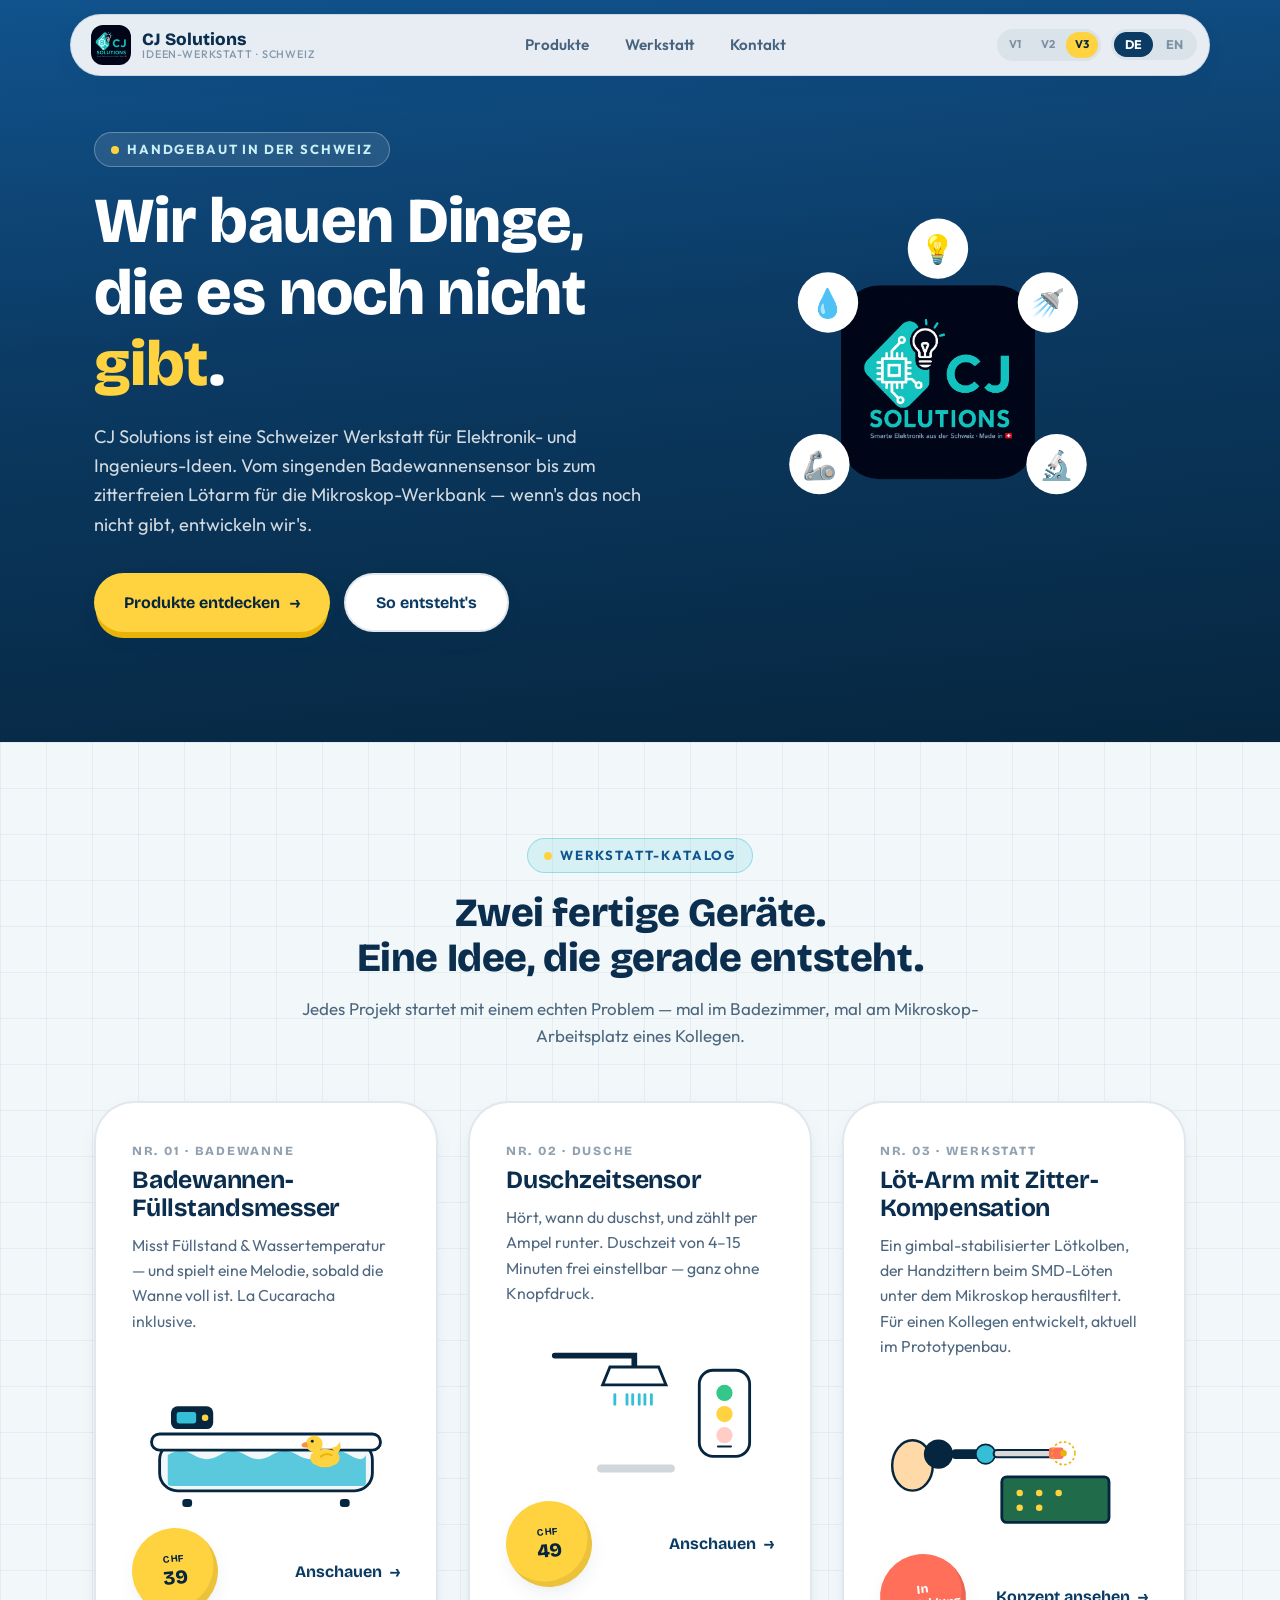
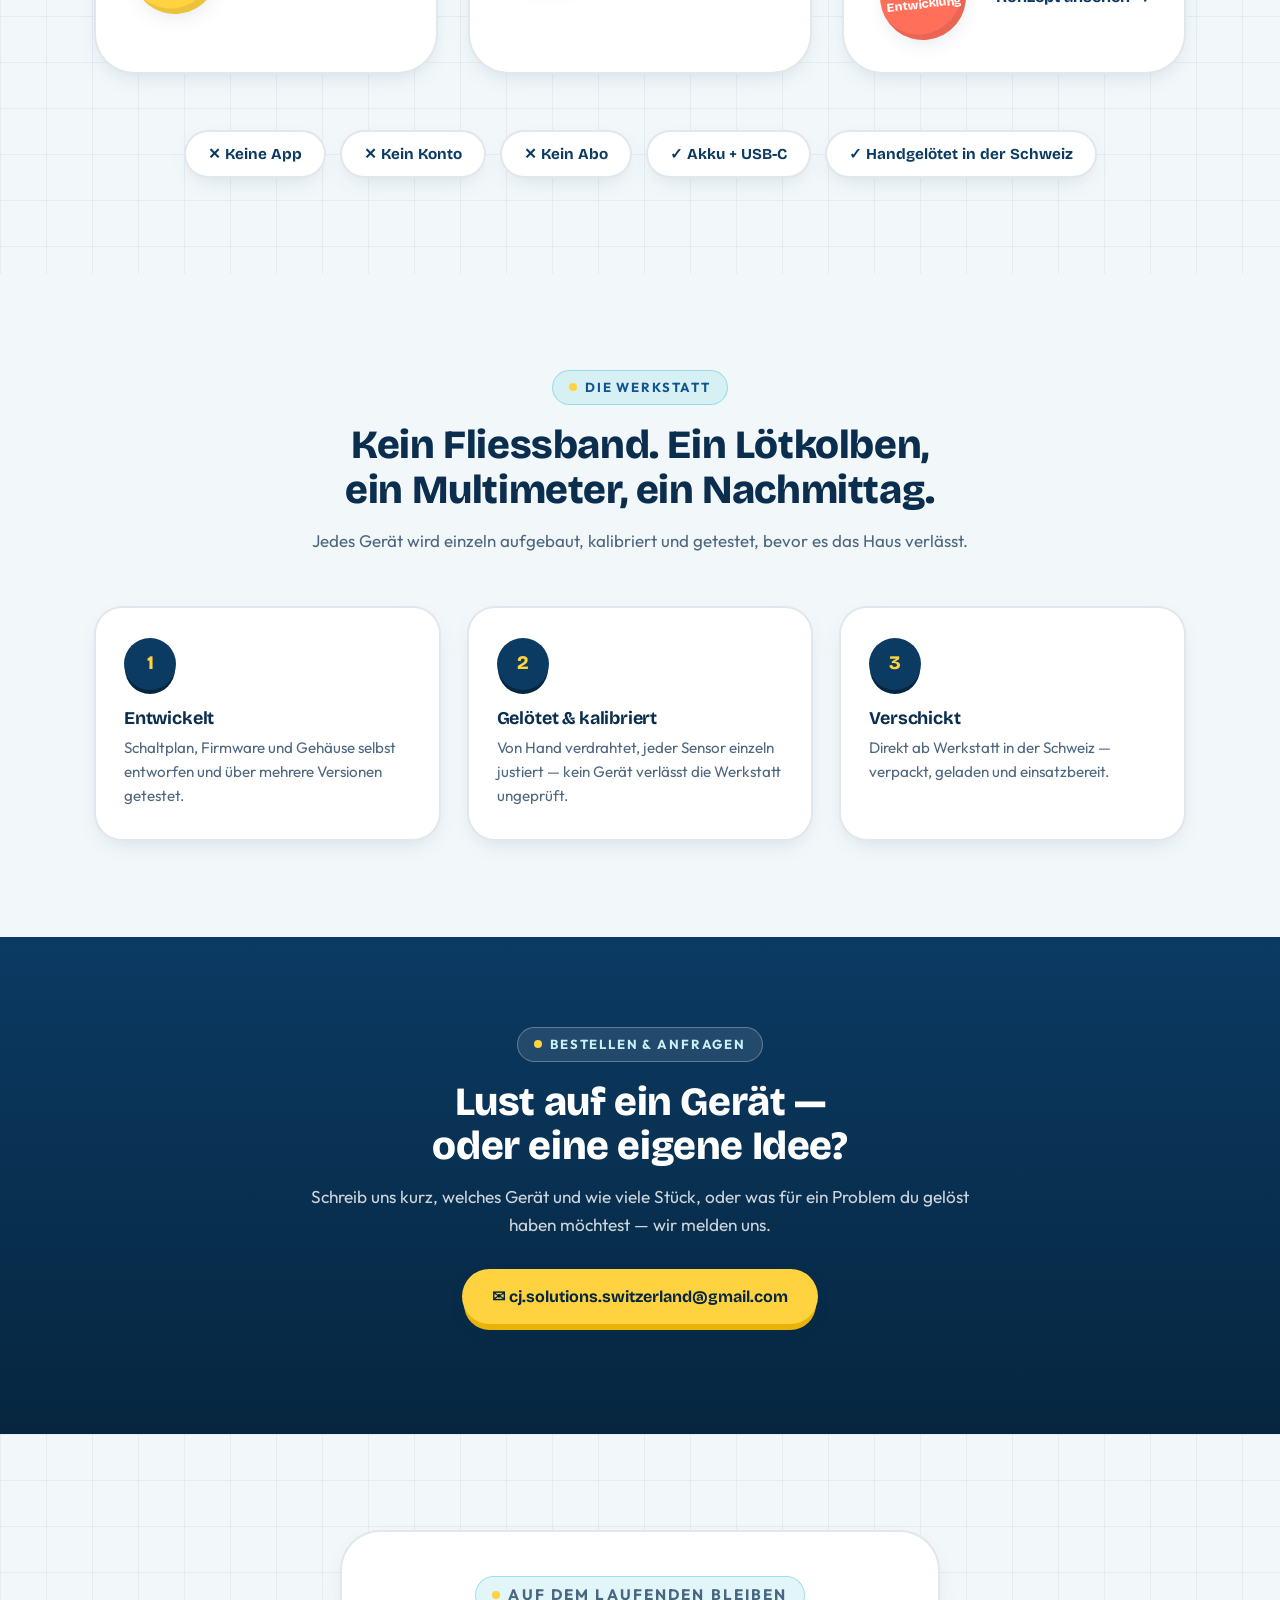
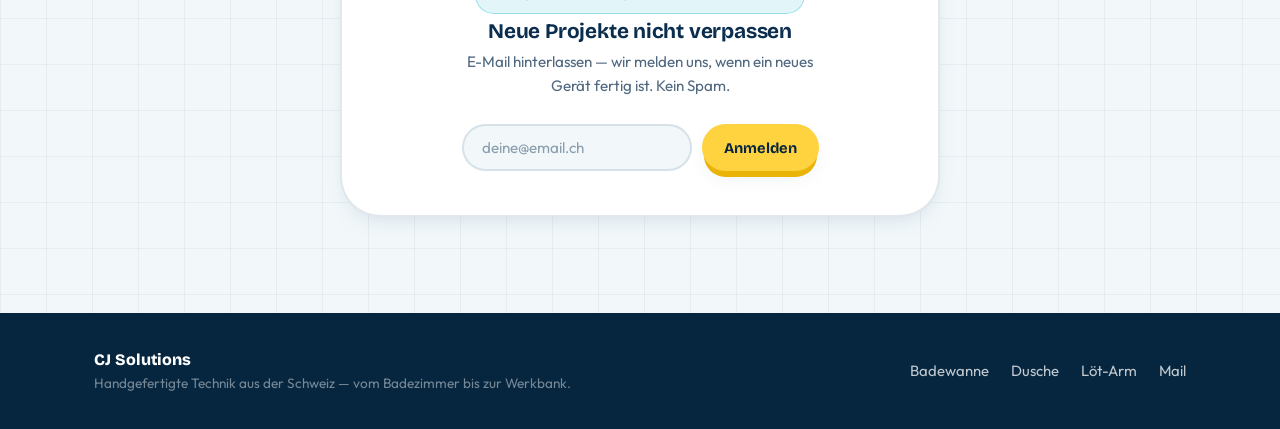
<file: v3/index.html>
<!DOCTYPE html>
<html lang="de">
<head>
<meta charset="UTF-8">
<meta name="viewport" content="width=device-width, initial-scale=1.0">
<title>CJ Solutions — Wir bauen Dinge, die es noch nicht gibt</title>
<meta name="description" content="Schweizer Ideen-Werkstatt für Elektronik &amp; Engineering: ein Badewannen-Füllstandsmesser mit Melodie-Alarm, ein Duschzeitsensor mit Ampel — und ein Löt-Arm mit Zitter-Kompensation in Entwicklung.">
<link rel="icon" href="../favicon.png">
<meta property="og:type" content="website">
<meta property="og:title" content="CJ Solutions — Wir bauen Dinge, die es noch nicht gibt">
<meta property="og:description" content="Badewannen-Füllstandsmesser, Duschzeitsensor &amp; ein Löt-Arm mit Zitter-Kompensation — handgebaute Ideen aus der Schweiz.">
<meta property="og:image" content="../og-image.png">

<link rel="preconnect" href="https://fonts.googleapis.com">
<link rel="preconnect" href="https://fonts.gstatic.com" crossorigin>
<link href="https://fonts.googleapis.com/css2?family=Bricolage+Grotesque:opsz,wght@12..96,600..800&family=Outfit:wght@400;500;600;700&display=swap" rel="stylesheet">
<link rel="stylesheet" href="css/style.css">
</head>
<body>

<header class="floaty">
  <nav class="navbar">
    <a href="index.html" class="brand">
      <img src="../favicon.png" alt="CJ Solutions" class="brand-mark">
      <span class="brand-name">CJ Solutions<small data-lang-de>Ideen-Werkstatt · Schweiz</small><small data-lang-en>Idea workshop · Switzerland</small></span>
    </a>
    <ul class="nav-links">
      <li><a href="#produkte" data-lang-de>Produkte</a><a href="#produkte" data-lang-en>Products</a></li>
      <li><a href="#werkstatt" data-lang-de>Werkstatt</a><a href="#werkstatt" data-lang-en>Workshop</a></li>
      <li><a href="#kontakt" data-lang-de>Kontakt</a><a href="#kontakt" data-lang-en>Contact</a></li>
    </ul>
    <div class="nav-right">
      <div class="verswitch">
        <a href="../index.html">V1</a>
        <a href="../v2/index.html">V2</a>
        <span class="active">V3</span>
      </div>
      <div class="langswitch">
        <button data-lang="de">DE</button>
        <button data-lang="en">EN</button>
      </div>
      <button class="nav-toggle" aria-label="Menu">☰</button>
    </div>
  </nav>
</header>

<!-- ================= HERO ================= -->
<section class="hero">
  <div class="wrap">
    <div class="hero-grid">
      <div class="pop is-in">
        <p class="kicker"><span class="dot"></span><span data-lang-de>Handgebaut in der Schweiz</span><span data-lang-en>Hand-built in Switzerland</span></p>
        <h1>
          <span data-lang-de>Wir bauen Dinge,<br>die es noch nicht <em>gibt</em>.</span>
          <span data-lang-en>We build things<br>that don't <em>exist</em> yet.</span>
        </h1>
        <p class="lede">
          <span data-lang-de>CJ Solutions ist eine Schweizer Werkstatt für Elektronik- und Ingenieurs-Ideen. Vom singenden Badewannensensor bis zum zitterfreien Lötarm für die Mikroskop-Werkbank — wenn's das noch nicht gibt, entwickeln wir's.</span>
          <span data-lang-en>CJ Solutions is a Swiss workshop for electronics and engineering ideas. From a singing bathtub sensor to a tremor-free soldering arm for the microscope bench — if it doesn't exist yet, we build it.</span>
        </p>
        <div class="hero-actions">
          <a href="#produkte" class="btn btn-duck"><span data-lang-de>Produkte entdecken</span><span data-lang-en>Discover products</span> <span aria-hidden="true">→</span></a>
          <a href="#werkstatt" class="btn btn-foam"><span data-lang-de>So entsteht's</span><span data-lang-en>How it's made</span></a>
        </div>
      </div>

      <div class="pop is-in pop-d2 hero-mark">
        <svg viewBox="0 0 460 340" width="100%" aria-hidden="true">
          <defs>
            <clipPath id="logoClip"><rect x="140" y="80" width="180" height="180" rx="36"/></clipPath>
          </defs>
          <g class="mark-lines">
            <path d="M230 170 L128 96"/>
            <path d="M230 170 L230 46"/>
            <path d="M230 170 L332 96"/>
            <path d="M230 170 L120 246"/>
            <path d="M230 170 L340 246"/>
          </g>
          <g class="mark-logo">
            <image href="../favicon.png" x="140" y="80" width="180" height="180" clip-path="url(#logoClip)" preserveAspectRatio="xMidYMid slice"/>
          </g>
          <g font-size="26">
            <circle cx="128" cy="96" r="28" fill="#fff"/>
            <text x="128" y="106" text-anchor="middle">💧</text>
            <circle cx="230" cy="46" r="28" fill="#fff"/>
            <text x="230" y="56" text-anchor="middle">💡</text>
            <circle cx="332" cy="96" r="28" fill="#fff"/>
            <text x="332" y="106" text-anchor="middle">🚿</text>
            <circle cx="120" cy="246" r="28" fill="#fff"/>
            <text x="120" y="256" text-anchor="middle">🦾</text>
            <circle cx="340" cy="246" r="28" fill="#fff"/>
            <text x="340" y="256" text-anchor="middle">🔬</text>
          </g>
        </svg>
      </div>
    </div>
  </div>
</section>

<!-- ================= PRODUCTS ================= -->
<section id="produkte" class="tiles">
  <div class="wrap">
    <div class="section-head center pop">
      <p class="kicker"><span class="dot"></span><span data-lang-de>Werkstatt-Katalog</span><span data-lang-en>Workshop catalogue</span></p>
      <h2><span data-lang-de>Zwei fertige Geräte.<br>Eine Idee, die gerade entsteht.</span><span data-lang-en>Two finished devices.<br>One idea taking shape.</span></h2>
      <p class="sub"><span data-lang-de>Jedes Projekt startet mit einem echten Problem — mal im Badezimmer, mal am Mikroskop-Arbeitsplatz eines Kollegen.</span><span data-lang-en>Every project starts with a real problem — sometimes in the bathroom, sometimes at a colleague's microscope workbench.</span></p>
    </div>

    <div class="product-grid">
      <a href="badewanne.html" class="pcard pop">
        <p class="pnum"><span data-lang-de>Nr. 01 · Badewanne</span><span data-lang-en>No. 01 · Bathtub</span></p>
        <h3 data-lang-de>Badewannen-Füllstandsmesser</h3>
        <h3 data-lang-en>Bathtub Level Meter</h3>
        <p class="desc" data-lang-de>Misst Füllstand &amp; Wassertemperatur — und spielt eine Melodie, sobald die Wanne voll ist. La Cucaracha inklusive.</p>
        <p class="desc" data-lang-en>Measures fill level &amp; water temperature — and plays a melody once the tub is full. La Cucaracha included.</p>
        <div class="pcard-scene">
          <svg viewBox="0 0 330 190" aria-hidden="true">
            <rect x="34" y="106" width="262" height="60" rx="22" fill="#f2f8fa" stroke="#06263f" stroke-width="3.5"/>
            <path d="M44 122 Q 60 112 76 122 T 108 122 T 140 122 T 172 122 T 204 122 T 236 122 T 268 122 T 288 122 V 156 q0 4 -4 4 H 48 q-4 0 -4 -4 Z" fill="#35bfd6" opacity=".8"/>
            <rect x="24" y="96" width="282" height="20" rx="10" fill="#ffffff" stroke="#06263f" stroke-width="3.5"/>
            <rect x="62" y="176" width="12" height="10" rx="4" fill="#06263f"/>
            <rect x="256" y="176" width="12" height="10" rx="4" fill="#06263f"/>
            <rect x="48" y="62" width="52" height="28" rx="8" fill="#06263f"/>
            <rect x="55" y="69" width="24" height="14" rx="3" fill="#35bfd6"/>
            <circle cx="90" cy="76" r="4" fill="#ffd23f"/>
            <g fill="#eab308" font-family="Bricolage Grotesque, sans-serif" font-size="20" font-weight="800">
              <text class="note-float" x="130" y="92">♪</text>
              <text class="note-float n2" x="156" y="98">♫</text>
            </g>
            <g class="bob" transform="translate(180,74) scale(.82)">
              <ellipse cx="34" cy="42" rx="22" ry="14" fill="#ffd23f"/>
              <path d="M52 36 q9 -9 4 -18 q-3 8 -13 9 Z" fill="#ffd23f"/>
              <circle cx="18" cy="21" r="12.5" fill="#ffd23f"/>
              <path d="M6.5 18 q-9 1.5 -7.5 5.5 q1.5 4 9.5 2.5 Z" fill="#ff8c42"/>
              <circle cx="15" cy="17" r="2.2" fill="#06263f"/>
              <path d="M28 40 q8 -7 16 -2" stroke="#eab308" stroke-width="3" fill="none" stroke-linecap="round"/>
            </g>
          </svg>
        </div>
        <div class="pcard-foot">
          <span class="price-bubble"><small>CHF</small>39</span>
          <span class="pcard-go"><span data-lang-de>Anschauen</span><span data-lang-en>Take a look</span> <span class="arr">→</span></span>
        </div>
      </a>

      <a href="dusche.html" class="pcard pop pop-d1">
        <p class="pnum"><span data-lang-de>Nr. 02 · Dusche</span><span data-lang-en>No. 02 · Shower</span></p>
        <h3 data-lang-de>Duschzeitsensor</h3>
        <h3 data-lang-en>Shower Timer</h3>
        <p class="desc" data-lang-de>Hört, wann du duschst, und zählt per Ampel runter. Duschzeit von 4–15 Minuten frei einstellbar — ganz ohne Knopfdruck.</p>
        <p class="desc" data-lang-en>Hears when you shower and counts down via traffic light. Shower time freely adjustable from 4–15 minutes — no buttons needed.</p>
        <div class="pcard-scene">
          <svg viewBox="0 0 330 190" aria-hidden="true">
            <path d="M60 34 H 158 v14" stroke="#06263f" stroke-width="7" fill="none" stroke-linecap="round"/>
            <path d="M128 48 h60 l9 22 h-78 Z" fill="#ffffff" stroke="#06263f" stroke-width="3.5"/>
            <g class="drops">
              <line x1="134" y1="82" x2="134" y2="94"/>
              <line x1="149" y1="82" x2="149" y2="94"/>
              <line x1="164" y1="82" x2="164" y2="94"/>
              <line x1="179" y1="82" x2="179" y2="94"/>
              <line x1="156" y1="82" x2="156" y2="94"/>
              <line x1="171" y1="82" x2="171" y2="94"/>
            </g>
            <rect x="112" y="168" width="96" height="10" rx="5" fill="#06263f" opacity=".18"/>
            <rect x="238" y="52" width="62" height="106" rx="17" fill="#ffffff" stroke="#06263f" stroke-width="3.5"/>
            <circle cx="269" cy="80" r="10" fill="#35c78a"/>
            <circle cx="269" cy="106" r="10" fill="#ffd23f"/>
            <circle cx="269" cy="132" r="10" fill="#ff6f59" opacity=".35"/>
            <line x1="261" y1="146" x2="277" y2="146" stroke="#06263f" stroke-width="2.5" stroke-linecap="round"/>
          </svg>
        </div>
        <div class="pcard-foot">
          <span class="price-bubble"><small>CHF</small>49</span>
          <span class="pcard-go"><span data-lang-de>Anschauen</span><span data-lang-en>Take a look</span> <span class="arr">→</span></span>
        </div>
      </a>

      <a href="loetarm.html" class="pcard pop pop-d2">
        <p class="pnum"><span data-lang-de>Nr. 03 · Werkstatt</span><span data-lang-en>No. 03 · Workshop</span></p>
        <h3 data-lang-de>Löt-Arm mit Zitter-Kompensation</h3>
        <h3 data-lang-en>Tremor-Compensating Solder Arm</h3>
        <p class="desc" data-lang-de>Ein gimbal-stabilisierter Lötkolben, der Handzittern beim SMD-Löten unter dem Mikroskop herausfiltert. Für einen Kollegen entwickelt, aktuell im Prototypenbau.</p>
        <p class="desc" data-lang-en>A gimbal-stabilized soldering iron that filters out hand tremor for SMD soldering under the microscope. Built for a colleague, currently in prototyping.</p>
        <div class="pcard-scene">
          <svg viewBox="0 0 330 190" aria-hidden="true">
            <rect x="150" y="118" width="132" height="56" rx="6" fill="#1f6b4a" stroke="#06263f" stroke-width="3.5"/>
            <circle cx="172" cy="138" r="4" fill="#ffd23f"/>
            <circle cx="196" cy="138" r="4" fill="#ffd23f"/>
            <circle cx="220" cy="138" r="4" fill="#ffd23f"/>
            <circle cx="172" cy="156" r="4" fill="#ffd23f"/>
            <circle cx="196" cy="156" r="4" fill="#ffd23f"/>
            <ellipse cx="40" cy="104" rx="25" ry="31" fill="#ffd9a8" stroke="#06263f" stroke-width="3"/>
            <circle cx="72" cy="90" r="18" fill="#06263f"/>
            <rect x="88" y="84" width="34" height="12" rx="5" fill="#06263f"/>
            <circle cx="130" cy="90" r="12" fill="#35bfd6" stroke="#06263f" stroke-width="2"/>
            <rect x="140" y="85" width="72" height="9" rx="4" fill="#d9d9d9" stroke="#06263f" stroke-width="2.5"/>
            <rect x="208" y="82" width="18" height="14" rx="3" fill="#ff6f59"/>
            <circle cx="226" cy="89" r="14" fill="none" stroke="#eab308" stroke-width="2" stroke-dasharray="3 3"/>
            <circle cx="226" cy="89" r="4" fill="#eab308"/>
          </svg>
        </div>
        <div class="pcard-foot">
          <span class="badge-dev"><span data-lang-de>In<br>Entwicklung</span><span data-lang-en>In<br>Development</span></span>
          <span class="pcard-go"><span data-lang-de>Konzept ansehen</span><span data-lang-en>See the concept</span> <span class="arr">→</span></span>
        </div>
      </a>
    </div>

    <div class="pill-strip pop">
      <span class="pill" data-lang-de>✕ Keine App</span><span class="pill" data-lang-en>✕ No app</span>
      <span class="pill" data-lang-de>✕ Kein Konto</span><span class="pill" data-lang-en>✕ No account</span>
      <span class="pill" data-lang-de>✕ Kein Abo</span><span class="pill" data-lang-en>✕ No subscription</span>
      <span class="pill" data-lang-de>✓ Akku + USB-C</span><span class="pill" data-lang-en>✓ Battery + USB-C</span>
      <span class="pill" data-lang-de>✓ Handgelötet in der Schweiz</span><span class="pill" data-lang-en>✓ Hand-soldered in Switzerland</span>
    </div>
  </div>
</section>

<!-- ================= WORKSHOP ================= -->
<section id="werkstatt">
  <div class="wrap">
    <div class="section-head center pop">
      <p class="kicker"><span class="dot"></span><span data-lang-de>Die Werkstatt</span><span data-lang-en>The workshop</span></p>
      <h2><span data-lang-de>Kein Fliessband. Ein Lötkolben,<br>ein Multimeter, ein Nachmittag.</span><span data-lang-en>No assembly line. A soldering iron,<br>a multimeter, an afternoon.</span></h2>
      <p class="sub"><span data-lang-de>Jedes Gerät wird einzeln aufgebaut, kalibriert und getestet, bevor es das Haus verlässt.</span><span data-lang-en>Every unit is assembled, calibrated and tested individually before it leaves the house.</span></p>
    </div>

    <div class="step-grid">
      <div class="step-card pop">
        <div class="badge">1</div>
        <h4 data-lang-de>Entwickelt</h4><h4 data-lang-en>Designed</h4>
        <p data-lang-de>Schaltplan, Firmware und Gehäuse selbst entworfen und über mehrere Versionen getestet.</p>
        <p data-lang-en>Circuit, firmware and housing self-designed and tested over several iterations.</p>
      </div>
      <div class="step-card pop pop-d1">
        <div class="badge">2</div>
        <h4 data-lang-de>Gelötet &amp; kalibriert</h4><h4 data-lang-en>Soldered &amp; calibrated</h4>
        <p data-lang-de>Von Hand verdrahtet, jeder Sensor einzeln justiert — kein Gerät verlässt die Werkstatt ungeprüft.</p>
        <p data-lang-en>Hand-wired, every sensor individually calibrated — no device leaves the workshop untested.</p>
      </div>
      <div class="step-card pop pop-d2">
        <div class="badge">3</div>
        <h4 data-lang-de>Verschickt</h4><h4 data-lang-en>Shipped</h4>
        <p data-lang-de>Direkt ab Werkstatt in der Schweiz — verpackt, geladen und einsatzbereit.</p>
        <p data-lang-en>Straight from the Swiss workshop — packaged, charged and ready to go.</p>
      </div>
    </div>
  </div>
</section>

<!-- ================= CONTACT ================= -->
<section class="splash-cta" id="kontakt">
  <div class="wrap" style="max-width:720px; position:relative;">
    <p class="kicker"><span class="dot"></span><span data-lang-de>Bestellen &amp; Anfragen</span><span data-lang-en>Order &amp; enquire</span></p>
    <h2><span data-lang-de>Lust auf ein Gerät —<br>oder eine eigene Idee?</span><span data-lang-en>Fancy a device —<br>or have an idea of your own?</span></h2>
    <p class="sub"><span data-lang-de>Schreib uns kurz, welches Gerät und wie viele Stück, oder was für ein Problem du gelöst haben möchtest — wir melden uns.</span><span data-lang-en>Drop us a line with the device and quantity, or what problem you'd like solved — we'll get back to you.</span></p>
    <div class="hero-actions" style="margin-top:30px;">
      <a href="mailto:cj.solutions.switzerland@gmail.com?subject=Anfrage%20CJ%20Solutions" class="btn btn-duck">✉ cj.solutions.switzerland@gmail.com</a>
    </div>
  </div>
</section>

<!-- ================= NEWSLETTER ================= -->
<section class="tiles">
  <div class="wrap">
    <div class="newsletter-card pop">
      <div>
        <p class="kicker"><span class="dot"></span><span data-lang-de>Auf dem Laufenden bleiben</span><span data-lang-en>Stay in the loop</span></p>
        <h3 data-lang-de>Neue Projekte nicht verpassen</h3>
        <h3 data-lang-en>Don't miss new projects</h3>
        <p><span data-lang-de>E-Mail hinterlassen — wir melden uns, wenn ein neues Gerät fertig ist. Kein Spam.</span><span data-lang-en>Leave your email — we'll reach out when a new device is ready. No spam.</span></p>
      </div>
      <div>
        <form class="newsletter-form" action="https://formspree.io/f/xwvdqqwg" method="POST" id="newsletterForm">
          <input type="email" name="email" class="newsletter-input" placeholder="deine@email.ch" required>
          <button type="submit" class="btn btn-duck btn-sm"><span data-lang-de>Anmelden</span><span data-lang-en>Subscribe</span></button>
        </form>
        <p class="newsletter-success" id="newsletterSuccess"><span data-lang-de>✓ Eingetragen — danke!</span><span data-lang-en>✓ Subscribed — thanks!</span></p>
      </div>
    </div>
  </div>
</section>

<footer class="site">
  <div class="wrap foot-grid">
    <div>
      <div class="foot-brand">CJ Solutions</div>
      <p class="foot-note" data-lang-de>Handgefertigte Technik aus der Schweiz — vom Badezimmer bis zur Werkbank.</p>
      <p class="foot-note" data-lang-en>Handmade engineering from Switzerland — from the bathroom to the workbench.</p>
    </div>
    <ul class="foot-links">
      <li><a href="badewanne.html" data-lang-de>Badewanne</a><a href="badewanne.html" data-lang-en>Bathtub</a></li>
      <li><a href="dusche.html" data-lang-de>Dusche</a><a href="dusche.html" data-lang-en>Shower</a></li>
      <li><a href="loetarm.html" data-lang-de>Löt-Arm</a><a href="loetarm.html" data-lang-en>Solder Arm</a></li>
      <li><a href="mailto:cj.solutions.switzerland@gmail.com">Mail</a></li>
    </ul>
  </div>
</footer>

<script src="js/main.js"></script>
<script>
  /* newsletter signup (Formspree AJAX) */
  (function(){
    var form = document.getElementById('newsletterForm');
    var success = document.getElementById('newsletterSuccess');
    if(!form) return;
    form.addEventListener('submit', function(e){
      e.preventDefault();
      fetch(form.action, { method:'POST', body:new FormData(form), headers:{ Accept:'application/json' } })
        .then(function(res){
          if(res.ok){
            form.style.display = 'none';
            success.classList.add('show');
          }
        })
        .catch(function(){});
    });
  })();
</script>
<script>
  /* compare.html scroll-sync bridge — uses postMessage since direct iframe DOM
     access is blocked cross-origin when pages are opened via file:// */
  (function(){
    if (window.parent === window) return;
    var applying = false;
    window.addEventListener('scroll', function(){
      if (applying) return;
      var max = document.body.scrollHeight - window.innerHeight;
      window.parent.postMessage({ cjCompareScroll: true, ratio: max > 0 ? window.scrollY / max : 0 }, '*');
    }, { passive: true });
    window.addEventListener('message', function(e){
      var d = e.data;
      if (!d || !d.cjCompareScrollTo) return;
      applying = true;
      var max = document.body.scrollHeight - window.innerHeight;
      window.scrollTo({ top: max * d.ratio, behavior: 'instant' });
      requestAnimationFrame(function(){ applying = false; });
    });
  })();
</script>
</body>
</html>
</file>
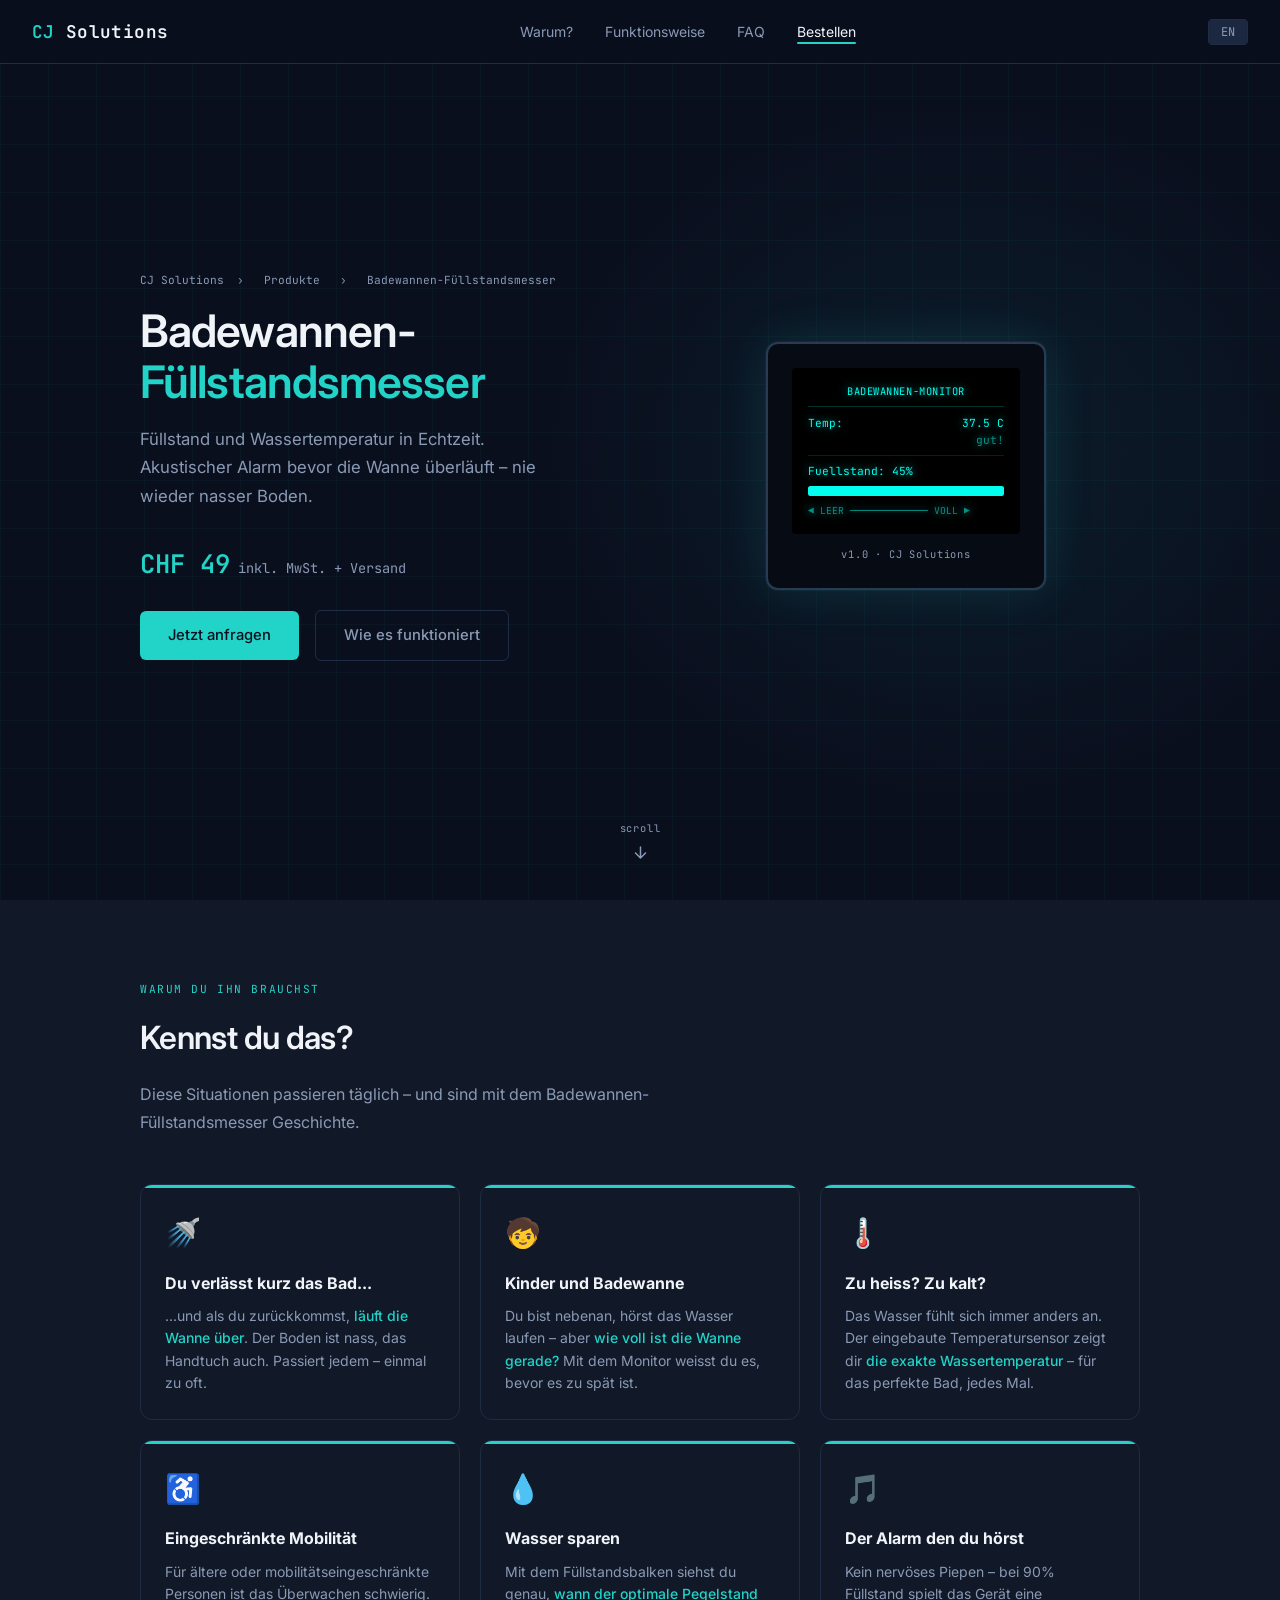
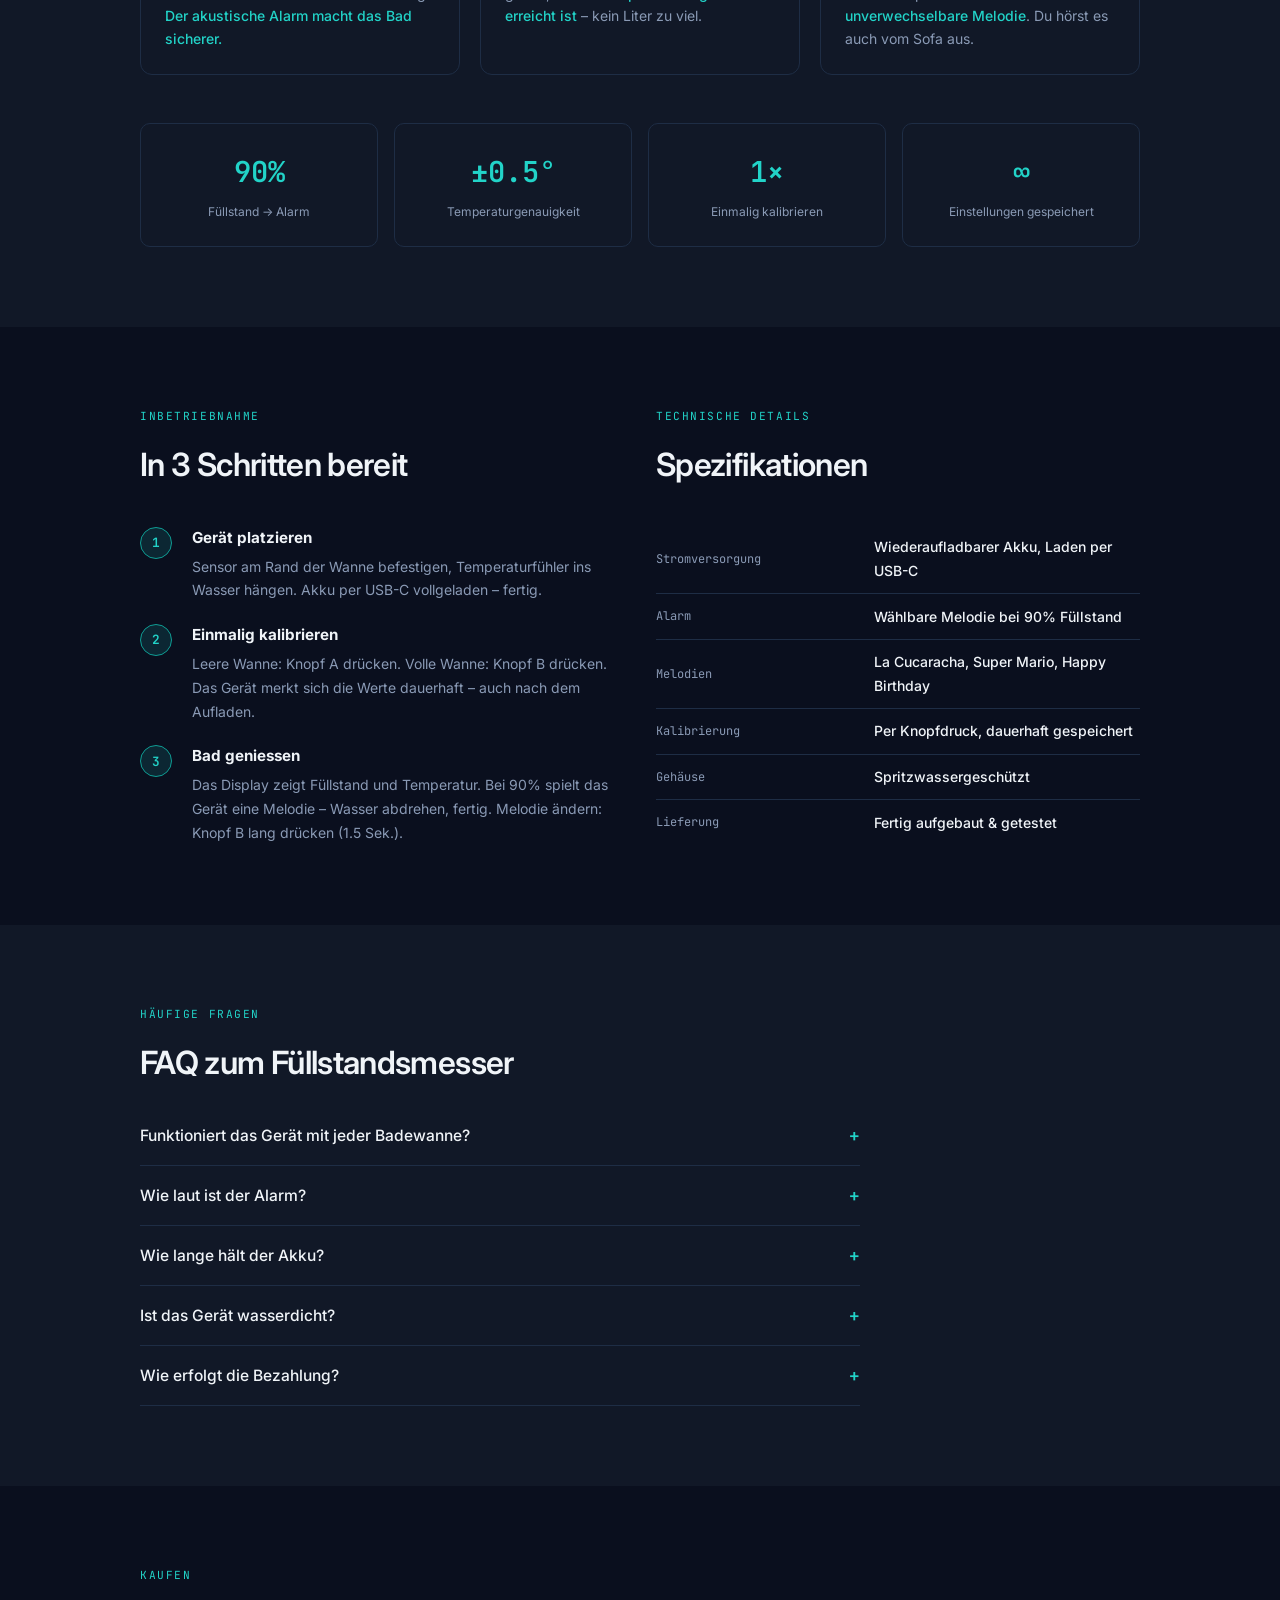
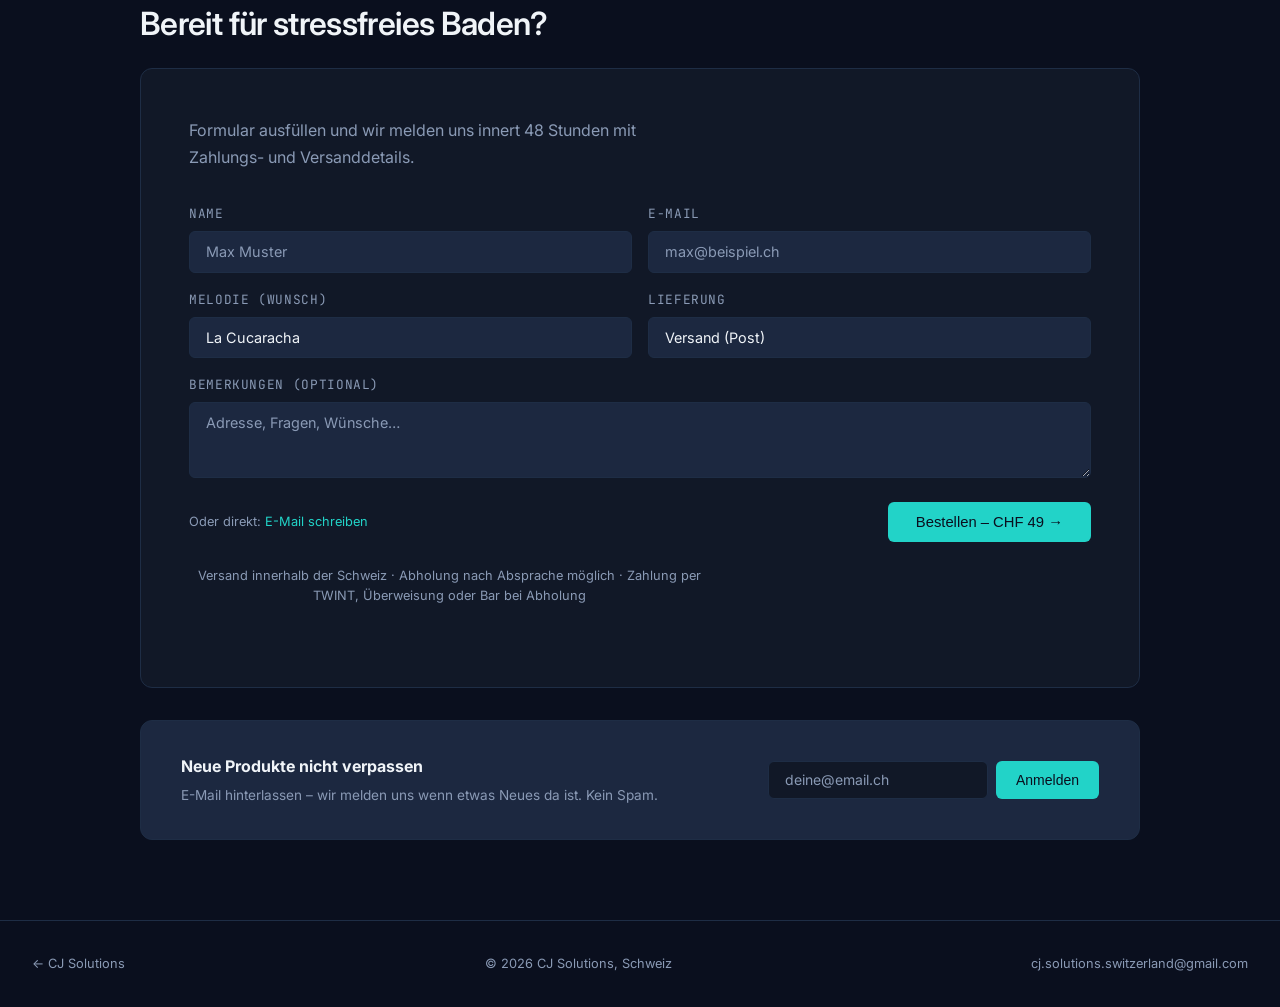
<file: badewanne.html>
<!DOCTYPE html>
<html lang="de">
<head>
  <meta charset="UTF-8">
  <meta name="viewport" content="width=device-width, initial-scale=1.0">
  <title>Badewannen-Füllstandsmesser – CJ Solutions</title>
  <meta name="description" content="Misst Füllstand und Wassertemperatur in Echtzeit. Akustischer Alarm bevor die Wanne überläuft. Handgefertigt in der Schweiz. CHF 49.">

  <!-- Open Graph / Social -->
  <meta property="og:type" content="product">
  <meta property="og:url" content="https://cjsolutionsswitzerland.github.io/badewanne.html">
  <meta property="og:title" content="Badewannen-Füllstandsmesser – CJ Solutions">
  <meta property="og:description" content="Füllstand & Temperatur in Echtzeit. Akustischer Alarm bei 90% – nie wieder nasser Boden. CHF 49, handgefertigt in der Schweiz.">
  <meta property="og:image" content="https://cjsolutionsswitzerland.github.io/og-image.png">
  <meta name="twitter:card" content="summary_large_image">

  <!-- JSON-LD -->
  <script type="application/ld+json">
  {
    "@context": "https://schema.org",
    "@type": "Product",
    "name": "Badewannen-Füllstandsmesser",
    "description": "Misst Füllstand und Wassertemperatur in Echtzeit. Akustischer Alarm bevor die Wanne überläuft. Handgefertigt in der Schweiz.",
    "brand": { "@type": "Brand", "name": "CJ Solutions" },
    "manufacturer": { "@type": "Organization", "name": "CJ Solutions", "address": { "@type": "PostalAddress", "addressCountry": "CH" } },
    "offers": {
      "@type": "Offer",
      "price": "49",
      "priceCurrency": "CHF",
      "availability": "https://schema.org/InStock",
      "priceValidUntil": "2027-12-31",
      "seller": { "@type": "Organization", "name": "CJ Solutions" }
    },
    "additionalProperty": [
      { "@type": "PropertyValue", "name": "Alarm", "value": "Melodie bei 90% Füllstand" },
      { "@type": "PropertyValue", "name": "Temperaturgenauigkeit", "value": "±0.5°C" },
      { "@type": "PropertyValue", "name": "Stromversorgung", "value": "USB-C Akku" }
    ]
  }
  </script>

  <link rel="icon" type="image/png" href="favicon.png">
  <link rel="apple-touch-icon" href="favicon.png">
  <link rel="preconnect" href="https://fonts.googleapis.com">
  <link href="https://fonts.googleapis.com/css2?family=JetBrains+Mono:wght@400;600&family=Inter:wght@300;400;500;600&display=swap" rel="stylesheet">
  <style>
    *, *::before, *::after { box-sizing: border-box; margin: 0; padding: 0; }
    :root {
      --navy:#0a0f1e; --navy2:#111827; --navy3:#1c2840;
      --cyan:#22d3c8; --cyan2:#0f9d94; --cyan-dim:#22d3c820;
      --white:#f0f4f8; --muted:#8a9ab5; --border:#1e2d45;
      --mono:'JetBrains Mono',monospace; --sans:'Inter',sans-serif;
    }
    html { scroll-behavior: smooth; }
    body { background:var(--navy); color:var(--white); font-family:var(--sans); font-size:16px; line-height:1.7; -webkit-font-smoothing:antialiased; }

    /* NAV */
    nav { position:fixed; top:0; left:0; right:0; z-index:100; display:flex; align-items:center; justify-content:space-between; padding:0 2rem; height:64px; background:rgba(10,15,30,0.88); backdrop-filter:blur(12px); border-bottom:1px solid var(--border); }
    .nav-logo { font-family:var(--mono); font-size:1.1rem; font-weight:600; color:var(--cyan); text-decoration:none; letter-spacing:0.02em; }
    .nav-logo span { color:var(--white); }
    .nav-links { display:flex; gap:2rem; list-style:none; }
    .nav-links a { color:var(--muted); text-decoration:none; font-size:0.875rem; transition:color 0.2s; position:relative; }
    .nav-links a:hover { color:var(--white); }
    .nav-links a.nav-active { color:var(--white); }
    .nav-links a.nav-active::after { content:''; position:absolute; bottom:-4px; left:0; right:0; height:2px; background:var(--cyan); border-radius:2px; }
    .lang-btn { font-family:var(--mono); font-size:0.75rem; background:var(--navy3); border:1px solid var(--border); color:var(--muted); padding:4px 12px; border-radius:4px; cursor:pointer; transition:all 0.2s; }
    .lang-btn:hover { border-color:var(--cyan); color:var(--cyan); }

    /* MOBILE MENU */
    .burger { display:none; flex-direction:column; gap:5px; cursor:pointer; padding:6px; background:none; border:none; }
    .burger span { display:block; width:22px; height:2px; background:var(--muted); border-radius:2px; transition:all 0.3s ease; }
    .burger.open span:nth-child(1) { transform:translateY(7px) rotate(45deg); background:var(--cyan); }
    .burger.open span:nth-child(2) { opacity:0; }
    .burger.open span:nth-child(3) { transform:translateY(-7px) rotate(-45deg); background:var(--cyan); }
    .mobile-menu { display:none; position:fixed; top:64px; left:0; right:0; background:rgba(10,15,30,0.97); backdrop-filter:blur(16px); border-bottom:1px solid var(--border); padding:1.5rem 2rem; z-index:99; flex-direction:column; }
    .mobile-menu.open { display:flex; }
    .mobile-menu a { color:var(--muted); text-decoration:none; font-size:1rem; padding:0.9rem 0; border-bottom:1px solid var(--border); transition:color 0.2s; }
    .mobile-menu a:last-child { border-bottom:none; }
    .mobile-menu a:hover, .mobile-menu a.nav-active { color:var(--cyan); }

    /* SECTIONS */
    section { padding:5rem 2rem; }
    .container { max-width:1000px; margin:0 auto; }
    .section-label { font-family:var(--mono); font-size:0.7rem; color:var(--cyan); letter-spacing:0.14em; text-transform:uppercase; margin-bottom:0.75rem; }
    h2 { font-size:clamp(1.4rem,3vw,2rem); font-weight:600; letter-spacing:-0.02em; margin-bottom:1rem; }

    /* PRODUCT HERO */
    .product-hero { min-height:100vh; display:flex; align-items:center; padding:6rem 2rem 4rem; position:relative; overflow:hidden; }
    .product-hero::before { content:''; position:absolute; inset:0; background:radial-gradient(ellipse 50% 60% at 75% 50%, rgba(34,211,200,0.07) 0%, transparent 65%); pointer-events:none; z-index:1; }
    .product-hero::after { content:''; position:absolute; inset:0; background-image: linear-gradient(rgba(34,211,200,0.04) 1px, transparent 1px), linear-gradient(90deg, rgba(34,211,200,0.04) 1px, transparent 1px); background-size:48px 48px; animation:gridMove 20s linear infinite; pointer-events:none; z-index:0; }
    .product-hero-inner { max-width:1000px; width:100%; margin:0 auto; display:grid; grid-template-columns:1fr 1fr; gap:4rem; align-items:center; position:relative; z-index:2; }
    .breadcrumb { font-family:var(--mono); font-size:0.7rem; color:var(--muted); margin-bottom:1rem; }
    .breadcrumb a { color:var(--muted); text-decoration:none; }
    .breadcrumb a:hover { color:var(--cyan); }
    .breadcrumb span { margin:0 0.4rem; }
    h1 { font-size:clamp(1.8rem,4vw,2.8rem); font-weight:600; line-height:1.15; letter-spacing:-0.02em; margin-bottom:1rem; }
    h1 em { font-style:normal; color:var(--cyan); }
    .product-tagline { color:var(--muted); font-size:1.05rem; margin-bottom:2rem; max-width:420px; }
    .btn { display:inline-block; padding:0.75rem 1.75rem; border-radius:6px; text-decoration:none; font-weight:500; font-size:0.925rem; transition:all 0.2s; cursor:pointer; border:none; }
    .btn-primary { background:var(--cyan); color:var(--navy); }
    .btn-primary:hover { background:#30ebe0; }
    .btn-outline { background:transparent; border:1px solid var(--border); color:var(--muted); margin-left:0.75rem; }
    .btn-outline:hover { border-color:var(--cyan); color:var(--cyan); }
    .price-hero { font-family:var(--mono); font-size:1.6rem; font-weight:600; color:var(--cyan); margin-bottom:1.5rem; }
    .price-hero span { font-size:0.85rem; color:var(--muted); font-weight:400; }

    /* SCROLL INDICATOR */
    .scroll-indicator { position:absolute; bottom:2.5rem; left:50%; transform:translateX(-50%); transition:opacity 0.4s ease; display:flex; flex-direction:column; align-items:center; gap:0.4rem; color:var(--muted); font-family:var(--mono); font-size:0.65rem; letter-spacing:0.08em; animation:fadeInUp 1s ease 1s both; z-index:2; }
    .scroll-indicator svg { animation:bounce 1.8s ease infinite; }

    @keyframes gridMove { 0% { background-position:0 0; } 100% { background-position:48px 48px; } }
    @keyframes bounce { 0%,100% { transform:translateY(0); } 50% { transform:translateY(6px); } }
    @keyframes fadeInUp { from { opacity:0; transform:translateX(-50%) translateY(10px); } to { opacity:1; transform:translateX(-50%) translateY(0); } }

    /* OLED MOCKUP */
    .oled-wrap { display:flex; justify-content:center; align-items:center; }
    .oled-shell { background:#060b14; border:2px solid #2a3a55; border-radius:12px; padding:1.5rem; box-shadow:0 0 50px rgba(34,211,200,0.14), 0 0 0 1px rgba(34,211,200,0.06); width:280px; }
    .oled-screen { background:#000; border-radius:4px; padding:1rem; font-family:var(--mono); font-size:0.7rem; color:#00ffee; text-shadow:0 0 8px rgba(0,255,238,0.6); line-height:1.5; min-height:130px; }
    .oled-title { text-align:center; border-bottom:1px solid #00ffee33; padding-bottom:0.4rem; margin-bottom:0.5rem; font-size:0.65rem; letter-spacing:0.05em; }
    .oled-row { display:flex; justify-content:space-between; }
    .oled-bar { height:10px; background:#001a18; border-radius:2px; margin:0.4rem 0; overflow:hidden; }
    .oled-bar-fill { height:100%; background:#00ffee; box-shadow:0 0 6px rgba(0,255,238,0.8); border-radius:2px; animation:fill 3s ease-in-out infinite alternate; }
    @keyframes fill { from{width:30%} to{width:85%} }
    .oled-divider { border:none; border-top:1px solid #00ffee22; margin:0.4rem 0; }
    .oled-label { font-size:0.6rem; margin-top:0.5rem; color:#00ffee88; }
    .oled-chip { font-family:var(--mono); font-size:0.65rem; color:var(--muted); text-align:center; margin-top:0.75rem; letter-spacing:0.08em; }

    /* SCENARIOS */
    .scenario-grid { display:grid; grid-template-columns:repeat(auto-fit,minmax(270px,1fr)); gap:1.25rem; }
    .scenario { background:var(--navy2); border:1px solid var(--border); border-radius:12px; padding:1.5rem; position:relative; overflow:hidden; }
    .scenario::before { content:''; position:absolute; top:0; left:0; right:0; height:3px; background:var(--cyan); }
    .scenario-emoji { font-size:1.8rem; margin-bottom:0.75rem; display:block; }
    .scenario h4 { font-size:1rem; margin-bottom:0.5rem; }
    .scenario p { color:var(--muted); font-size:0.875rem; line-height:1.6; }
    .scenario .hl { color:var(--cyan); font-weight:500; }

    /* STATS */
    .stats-row { display:grid; grid-template-columns:repeat(auto-fit,minmax(150px,1fr)); gap:1rem; margin-top:3rem; }
    .stat { text-align:center; padding:1.5rem 1rem; background:var(--navy2); border:1px solid var(--border); border-radius:10px; }
    .stat-num { font-family:var(--mono); font-size:1.8rem; font-weight:600; color:var(--cyan); display:block; }
    .stat-label { font-size:0.75rem; color:var(--muted); margin-top:0.3rem; }

    /* SPECS */
    .specs-grid { display:grid; grid-template-columns:1fr 1fr; gap:2rem; align-items:start; }
    .spec-table { width:100%; border-collapse:collapse; font-size:0.875rem; }
    .spec-table tr { border-bottom:1px solid var(--border); }
    .spec-table tr:last-child { border-bottom:none; }
    .spec-table td { padding:0.65rem 0; }
    .spec-table td:first-child { color:var(--muted); font-family:var(--mono); font-size:0.75rem; width:45%; }
    .spec-table td:last-child { color:var(--white); font-weight:500; }

    /* STEPS */
    .steps { display:flex; flex-direction:column; gap:1.25rem; }
    .step { display:flex; gap:1.25rem; align-items:flex-start; }
    .step-num { width:32px; height:32px; border-radius:50%; background:var(--cyan-dim); border:1px solid var(--cyan2); color:var(--cyan); font-family:var(--mono); font-size:0.8rem; font-weight:600; display:flex; align-items:center; justify-content:center; flex-shrink:0; margin-top:2px; }
    .step-text h4 { font-size:0.95rem; margin-bottom:0.25rem; }
    .step-text p { color:var(--muted); font-size:0.875rem; }

    /* FAQ */
    .faq-list { max-width:720px; }
    .faq-item { border-bottom:1px solid var(--border); }
    .faq-question { width:100%; background:none; border:none; color:var(--white); font-family:var(--sans); font-size:0.975rem; font-weight:500; text-align:left; padding:1.25rem 0; display:flex; justify-content:space-between; align-items:center; cursor:pointer; gap:1rem; transition:color 0.2s; }
    .faq-question:hover { color:var(--cyan); }
    .faq-icon { font-family:var(--mono); font-size:1.1rem; color:var(--cyan); flex-shrink:0; transition:transform 0.3s; line-height:1; }
    .faq-item.open .faq-icon { transform:rotate(45deg); }
    .faq-answer { overflow:hidden; max-height:0; transition:max-height 0.35s ease; }
    .faq-answer-inner { color:var(--muted); font-size:0.9rem; line-height:1.7; padding-bottom:1.25rem; }

    /* NEWSLETTER STRIP */
    .newsletter-strip { background:var(--navy3); border:1px solid var(--border); border-radius:12px; padding:2rem 2.5rem; margin-top:2rem; display:flex; align-items:center; justify-content:space-between; gap:2rem; flex-wrap:wrap; }
    .newsletter-strip h4 { font-size:1rem; margin-bottom:0.25rem; }
    .newsletter-strip p { color:var(--muted); font-size:0.85rem; }
    .newsletter-form { display:flex; gap:0.5rem; flex-wrap:wrap; }
    .newsletter-input { font-family:var(--sans); font-size:0.875rem; background:var(--navy2); border:1px solid var(--border); color:var(--white); padding:0.6rem 1rem; border-radius:6px; outline:none; transition:border-color 0.2s; width:220px; }
    .newsletter-input::placeholder { color:var(--muted); }
    .newsletter-input:focus { border-color:var(--cyan); }
    .btn-sm { padding:0.6rem 1.25rem; font-size:0.875rem; }

    /* ORDER FORM */
    .cta-box { background:var(--navy2); border:1px solid var(--border); border-radius:12px; padding:3rem; }
    .cta-box > p { color:var(--muted); margin-bottom:2rem; max-width:520px; }
    .order-form { display:flex; flex-direction:column; gap:1rem; }
    .form-row { display:grid; grid-template-columns:1fr 1fr; gap:1rem; }
    .form-field { display:flex; flex-direction:column; gap:0.4rem; }
    .form-field label { font-size:0.8rem; color:var(--muted); font-family:var(--mono); letter-spacing:0.05em; }
    .form-field input, .form-field textarea, .form-field select { font-family:var(--sans); font-size:0.9rem; background:var(--navy3); border:1px solid var(--border); color:var(--white); padding:0.7rem 1rem; border-radius:6px; outline:none; transition:border-color 0.2s; resize:vertical; appearance:none; }
    .form-field input::placeholder, .form-field textarea::placeholder { color:var(--muted); }
    .form-field input:focus, .form-field textarea:focus, .form-field select:focus { border-color:var(--cyan); }
    .form-field select option { background:var(--navy3); }
    .form-footer { display:flex; align-items:center; justify-content:space-between; flex-wrap:wrap; gap:1rem; margin-top:0.5rem; }
    .form-alt { font-size:0.8rem; color:var(--muted); }
    .form-alt a { color:var(--cyan); text-decoration:none; }
    .form-success { display:none; text-align:center; padding:2rem; color:var(--cyan); font-family:var(--mono); }
    .form-note { font-size:0.8rem; color:var(--muted); margin-top:1.5rem; text-align:center; line-height:1.6; }

    footer { border-top:1px solid var(--border); padding:2rem; display:flex; justify-content:space-between; align-items:center; font-size:0.8rem; color:var(--muted); flex-wrap:wrap; gap:1rem; }
    footer a { color:var(--muted); text-decoration:none; }
    footer a:hover { color:var(--cyan); }

    /* SCROLL ANIMATIONS */
    .reveal { opacity:0; transform:translateY(28px); transition:opacity 0.55s ease, transform 0.55s ease; }
    .reveal.visible { opacity:1; transform:none; }
    .reveal-delay-1 { transition-delay:0.1s; }
    .reveal-delay-2 { transition-delay:0.2s; }
    .reveal-delay-3 { transition-delay:0.3s; }
    .reveal-delay-4 { transition-delay:0.4s; }
    .reveal-delay-5 { transition-delay:0.5s; }
    .reveal-delay-6 { transition-delay:0.6s; }

    @media(max-width:768px) {
      .product-hero-inner { grid-template-columns:1fr; gap:2.5rem; }
      .oled-wrap { order:-1; }
      .specs-grid { grid-template-columns:1fr; }
      .nav-links { display:none; }
      .burger { display:flex; }
      footer { justify-content:center; text-align:center; }
      .btn-outline { margin-left:0; margin-top:0.75rem; }
      .newsletter-strip { flex-direction:column; align-items:flex-start; }
      .newsletter-input { width:100%; }
      .form-row { grid-template-columns:1fr; }
      .cta-box { padding:2rem 1.5rem; }
    }
    @media(prefers-reduced-motion:reduce) { .oled-bar-fill { animation:none; width:72%; } }
  </style>
</head>
<body>

<nav>
  <a href="index.html" class="nav-logo">CJ<span> Solutions</span></a>
  <ul class="nav-links">
    <li><a href="#warum" data-de="Warum?" data-en="Why?">Warum?</a></li>
    <li><a href="#wie-es-funktioniert" data-de="Funktionsweise" data-en="How it works">Funktionsweise</a></li>
    <li><a href="#faq" data-de="FAQ" data-en="FAQ">FAQ</a></li>
    <li><a href="#bestellen" data-de="Bestellen" data-en="Order">Bestellen</a></li>
  </ul>
  <div style="display:flex;align-items:center;gap:0.75rem;">
    <button class="lang-btn" id="langToggle">EN</button>
    <button class="burger" id="burgerBtn" aria-label="Menü öffnen">
      <span></span><span></span><span></span>
    </button>
  </div>
</nav>

<div class="mobile-menu" id="mobileMenu">
  <a href="index.html" data-de="← Zurück zur Übersicht" data-en="← Back to overview">← Zurück zur Übersicht</a>
  <a href="#warum" data-de="Warum?" data-en="Why?">Warum?</a>
  <a href="#wie-es-funktioniert" data-de="Funktionsweise" data-en="How it works">Funktionsweise</a>
  <a href="#faq" data-de="FAQ" data-en="FAQ">FAQ</a>
  <a href="#bestellen" data-de="Bestellen" data-en="Order">Bestellen</a>
</div>

<!-- PRODUKT HERO -->
<section class="product-hero">
  <div class="product-hero-inner">
    <div>
      <p class="breadcrumb">
        <a href="index.html" data-de="CJ Solutions" data-en="CJ Solutions">CJ Solutions</a>
        <span>›</span>
        <span data-de="Produkte" data-en="Products">Produkte</span>
        <span>›</span>
        <span data-de="Badewannen-Füllstandsmesser" data-en="Bath Water Level Monitor">Badewannen-Füllstandsmesser</span>
      </p>
      <h1 data-de="Badewannen-<em>Füllstandsmesser</em>" data-en="Bath Water <em>Level Monitor</em>">Badewannen-<em>Füllstandsmesser</em></h1>
      <p class="product-tagline" data-de="Füllstand und Wassertemperatur in Echtzeit. Akustischer Alarm bevor die Wanne überläuft – nie wieder nasser Boden." data-en="Water level and temperature in real time. Acoustic alarm before the tub overflows – never a wet floor again.">
        Füllstand und Wassertemperatur in Echtzeit. Akustischer Alarm bevor die Wanne überläuft – nie wieder nasser Boden.
      </p>
      <div class="price-hero">CHF 49<span> inkl. MwSt. + Versand</span></div>
      <div>
        <a href="#bestellen" class="btn btn-primary" data-de="Jetzt anfragen" data-en="Enquire now">Jetzt anfragen</a>
        <a href="#wie-es-funktioniert" class="btn btn-outline" data-de="Wie es funktioniert" data-en="How it works">Wie es funktioniert</a>
      </div>
    </div>
    <div class="oled-wrap">
      <div class="oled-shell">
        <div class="oled-screen">
          <div class="oled-title">BADEWANNEN-MONITOR</div>
          <div class="oled-row"><span>Temp:</span><span id="oledTemp">37.5 C</span></div>
          <div class="oled-row"><span></span><span style="color:#00ffee88" id="oledStatus">gut!</span></div>
          <hr class="oled-divider">
          <div>Fuellstand: <span id="oledPct">72%</span></div>
          <div class="oled-bar"><div class="oled-bar-fill"></div></div>
          <div class="oled-label">◀ LEER ───────────── VOLL ▶</div>
        </div>
        <div class="oled-chip">v1.0 · CJ Solutions</div>
      </div>
    </div>
  </div>
  <div class="scroll-indicator">
    <span data-de="scroll" data-en="scroll">scroll</span>
    <svg width="16" height="16" viewBox="0 0 16 16" fill="none">
      <path d="M8 3v10M3 9l5 5 5-5" stroke="currentColor" stroke-width="1.5" stroke-linecap="round" stroke-linejoin="round"/>
    </svg>
  </div>
</section>

<!-- WARUM -->
<section id="warum" style="background:var(--navy2);">
  <div class="container">
    <p class="section-label" data-de="Warum du ihn brauchst" data-en="Why you need it">Warum du ihn brauchst</p>
    <h2 data-de="Kennst du das?" data-en="Sound familiar?">Kennst du das?</h2>
    <p style="color:var(--muted); max-width:540px; margin-bottom:3rem;" data-de="Diese Situationen passieren täglich – und sind mit dem Badewannen-Füllstandsmesser Geschichte." data-en="These situations happen every day – and are history with the bath water level monitor.">
      Diese Situationen passieren täglich – und sind mit dem Badewannen-Füllstandsmesser Geschichte.
    </p>
    <div class="scenario-grid">
      <div class="scenario reveal reveal-delay-1">
        <span class="scenario-emoji">🚿</span>
        <h4 data-de="Du verlässt kurz das Bad..." data-en="You step out for a moment...">Du verlässt kurz das Bad...</h4>
        <p data-de="...und als du zurückkommst, <span class='hl'>läuft die Wanne über</span>. Der Boden ist nass, das Handtuch auch. Passiert jedem – einmal zu oft." data-en="...and when you return, <span class='hl'>the tub is overflowing</span>. The floor is wet, the towel too. Happens to everyone – once too often.">
          ...und als du zurückkommst, <span class="hl">läuft die Wanne über</span>. Der Boden ist nass, das Handtuch auch. Passiert jedem – einmal zu oft.
        </p>
      </div>
      <div class="scenario reveal reveal-delay-2">
        <span class="scenario-emoji">🧒</span>
        <h4 data-de="Kinder und Badewanne" data-en="Kids and bath time">Kinder und Badewanne</h4>
        <p data-de="Du bist nebenan, hörst das Wasser laufen – aber <span class='hl'>wie voll ist die Wanne gerade?</span> Mit dem Monitor weisst du es, bevor es zu spät ist." data-en="You're next door, hear the water running – but <span class='hl'>how full is the tub right now?</span> With the monitor, you know before it's too late.">
          Du bist nebenan, hörst das Wasser laufen – aber <span class="hl">wie voll ist die Wanne gerade?</span> Mit dem Monitor weisst du es, bevor es zu spät ist.
        </p>
      </div>
      <div class="scenario reveal reveal-delay-3">
        <span class="scenario-emoji">🌡️</span>
        <h4 data-de="Zu heiss? Zu kalt?" data-en="Too hot? Too cold?">Zu heiss? Zu kalt?</h4>
        <p data-de="Das Wasser fühlt sich immer anders an. Der eingebaute Temperatursensor zeigt dir <span class='hl'>die exakte Wassertemperatur</span> – für das perfekte Bad, jedes Mal." data-en="The water always feels different. The built-in sensor shows <span class='hl'>the exact water temperature</span> – for the perfect bath, every time.">
          Das Wasser fühlt sich immer anders an. Der eingebaute Temperatursensor zeigt dir <span class="hl">die exakte Wassertemperatur</span> – für das perfekte Bad, jedes Mal.
        </p>
      </div>
      <div class="scenario reveal reveal-delay-4">
        <span class="scenario-emoji">♿</span>
        <h4 data-de="Eingeschränkte Mobilität" data-en="Limited mobility">Eingeschränkte Mobilität</h4>
        <p data-de="Für ältere oder mobilitätseingeschränkte Personen ist das Überwachen schwierig. <span class='hl'>Der akustische Alarm macht das Bad sicherer.</span>" data-en="For elderly or mobility-impaired people, monitoring is difficult. <span class='hl'>The acoustic alarm makes bathing safer.</span>">
          Für ältere oder mobilitätseingeschränkte Personen ist das Überwachen schwierig. <span class="hl">Der akustische Alarm macht das Bad sicherer.</span>
        </p>
      </div>
      <div class="scenario reveal reveal-delay-5">
        <span class="scenario-emoji">💧</span>
        <h4 data-de="Wasser sparen" data-en="Save water">Wasser sparen</h4>
        <p data-de="Mit dem Füllstandsbalken siehst du genau, <span class='hl'>wann der optimale Pegelstand erreicht ist</span> – kein Liter zu viel." data-en="The fill bar shows you exactly <span class='hl'>when the optimal level is reached</span> – not a litre too much.">
          Mit dem Füllstandsbalken siehst du genau, <span class="hl">wann der optimale Pegelstand erreicht ist</span> – kein Liter zu viel.
        </p>
      </div>
      <div class="scenario reveal reveal-delay-6">
        <span class="scenario-emoji">🎵</span>
        <h4 data-de="Der Alarm den du hörst" data-en="The alarm you'll hear">Der Alarm den du hörst</h4>
        <p data-de="Kein nervöses Piepen – bei 90% Füllstand spielt das Gerät eine <span class='hl'>unverwechselbare Melodie</span>. Du hörst es auch vom Sofa aus." data-en="No annoying beep – at 90% fill the device plays an <span class='hl'>unmistakable melody</span>. You'll hear it from the couch.">
          Kein nervöses Piepen – bei 90% Füllstand spielt das Gerät eine <span class="hl">unverwechselbare Melodie</span>. Du hörst es auch vom Sofa aus.
        </p>
      </div>
    </div>

    <div class="stats-row">
      <div class="stat reveal reveal-delay-1"><span class="stat-num">90%</span><div class="stat-label" data-de="Füllstand → Alarm" data-en="Fill level → alarm">Füllstand → Alarm</div></div>
      <div class="stat reveal reveal-delay-2"><span class="stat-num">±0.5°</span><div class="stat-label" data-de="Temperaturgenauigkeit" data-en="Temperature accuracy">Temperaturgenauigkeit</div></div>
      <div class="stat reveal reveal-delay-3"><span class="stat-num">1×</span><div class="stat-label" data-de="Einmalig kalibrieren" data-en="One-time calibration">Einmalig kalibrieren</div></div>
      <div class="stat reveal reveal-delay-4"><span class="stat-num">∞</span><div class="stat-label" data-de="Einstellungen gespeichert" data-en="Settings saved">Einstellungen gespeichert</div></div>
    </div>
  </div>
</section>

<!-- WIE ES FUNKTIONIERT -->
<section id="wie-es-funktioniert">
  <div class="container">
    <div class="specs-grid">
      <div class="reveal reveal-delay-1">
        <p class="section-label" data-de="Inbetriebnahme" data-en="Setup">Inbetriebnahme</p>
        <h2 data-de="In 3 Schritten bereit" data-en="Ready in 3 steps">In 3 Schritten bereit</h2>
        <div class="steps" style="margin-top:2rem;">
          <div class="step">
            <div class="step-num">1</div>
            <div class="step-text">
              <h4 data-de="Gerät platzieren" data-en="Place the device">Gerät platzieren</h4>
              <p data-de="Sensor am Rand der Wanne befestigen, Temperaturfühler ins Wasser hängen. Akku per USB-C vollgeladen – fertig." data-en="Mount sensor at the edge of the tub, hang temperature probe in the water. Charge via USB-C, done.">Sensor am Rand der Wanne befestigen, Temperaturfühler ins Wasser hängen. Akku per USB-C vollgeladen – fertig.</p>
            </div>
          </div>
          <div class="step">
            <div class="step-num">2</div>
            <div class="step-text">
              <h4 data-de="Einmalig kalibrieren" data-en="Calibrate once">Einmalig kalibrieren</h4>
              <p data-de="Leere Wanne: Knopf A drücken. Volle Wanne: Knopf B drücken. Das Gerät merkt sich die Werte dauerhaft – auch nach dem Aufladen." data-en="Empty tub: press button A. Full tub: press button B. The device remembers the values permanently – even after charging.">Leere Wanne: Knopf A drücken. Volle Wanne: Knopf B drücken. Das Gerät merkt sich die Werte dauerhaft – auch nach dem Aufladen.</p>
            </div>
          </div>
          <div class="step">
            <div class="step-num">3</div>
            <div class="step-text">
              <h4 data-de="Bad geniessen" data-en="Enjoy your bath">Bad geniessen</h4>
              <p data-de="Das Display zeigt Füllstand und Temperatur. Bei 90% spielt das Gerät eine Melodie – Wasser abdrehen, fertig. Melodie ändern: Knopf B lang drücken (1.5 Sek.)." data-en="The display shows fill level and temperature. At 90% the device plays a melody – turn off the water, done. Change melody: hold button B for 1.5 sec.">Das Display zeigt Füllstand und Temperatur. Bei 90% spielt das Gerät eine Melodie – Wasser abdrehen, fertig. Melodie ändern: Knopf B lang drücken (1.5 Sek.).</p>
            </div>
          </div>
        </div>
      </div>
      <div class="reveal reveal-delay-2">
        <p class="section-label" data-de="Technische Details" data-en="Technical details">Technische Details</p>
        <h2 data-de="Spezifikationen" data-en="Specifications">Spezifikationen</h2>
        <table class="spec-table" style="margin-top:2rem;">
          <tr><td data-de="Stromversorgung" data-en="Power supply">Stromversorgung</td><td data-de="Wiederaufladbarer Akku, Laden per USB-C" data-en="Rechargeable battery, charge via USB-C">Wiederaufladbarer Akku, Laden per USB-C</td></tr>
          <tr><td data-de="Alarm" data-en="Alarm">Alarm</td><td data-de="Wählbare Melodie bei 90% Füllstand" data-en="Selectable melody at 90% fill level">Wählbare Melodie bei 90% Füllstand</td></tr>
          <tr><td data-de="Melodien" data-en="Melodies">Melodien</td><td>La Cucaracha, Super Mario, Happy Birthday</td></tr>
          <tr><td data-de="Kalibrierung" data-en="Calibration">Kalibrierung</td><td data-de="Per Knopfdruck, dauerhaft gespeichert" data-en="Via button, permanently saved">Per Knopfdruck, dauerhaft gespeichert</td></tr>
          <tr><td data-de="Gehäuse" data-en="Housing">Gehäuse</td><td data-de="Spritzwassergeschützt" data-en="Splash-proof">Spritzwassergeschützt</td></tr>
          <tr><td data-de="Lieferung" data-en="Delivery">Lieferung</td><td data-de="Fertig aufgebaut & getestet" data-en="Fully assembled & tested">Fertig aufgebaut & getestet</td></tr>
        </table>
      </div>
    </div>
  </div>
</section>

<!-- FAQ -->
<section id="faq" style="background:var(--navy2);">
  <div class="container">
    <p class="section-label" data-de="Häufige Fragen" data-en="FAQ">Häufige Fragen</p>
    <h2 data-de="FAQ zum Füllstandsmesser" data-en="FAQ about the level monitor">FAQ zum Füllstandsmesser</h2>
    <div class="faq-list reveal">

      <div class="faq-item">
        <button class="faq-question" data-de="Funktioniert das Gerät mit jeder Badewanne?" data-en="Does it work with any bathtub?">
          Funktioniert das Gerät mit jeder Badewanne?
          <span class="faq-icon">+</span>
        </button>
        <div class="faq-answer">
          <div class="faq-answer-inner" data-de="Ja. Das Gerät wird einmalig auf deine Wanne kalibriert (leer und voll), danach passt es sich an jede Wannenform und -grösse an. Die Kalibrierung dauert weniger als eine Minute." data-en="Yes. The device is calibrated once to your tub (empty and full), then adapts to any tub shape and size. Calibration takes less than a minute.">
            Ja. Das Gerät wird einmalig auf deine Wanne kalibriert (leer und voll), danach passt es sich an jede Wannenform und -grösse an. Die Kalibrierung dauert weniger als eine Minute.
          </div>
        </div>
      </div>

      <div class="faq-item">
        <button class="faq-question" data-de="Wie laut ist der Alarm?" data-en="How loud is the alarm?">
          Wie laut ist der Alarm?
          <span class="faq-icon">+</span>
        </button>
        <div class="faq-answer">
          <div class="faq-answer-inner" data-de="Der Alarm ist laut genug um ihn im Nebenzimmer zu hören – auch bei laufendem Wasser. Er spielt eine der drei wählbaren Melodien und stoppt automatisch sobald du das Wasser abdrehst und der Pegel sinkt." data-en="The alarm is loud enough to hear in the next room – even with water running. It plays one of three selectable melodies and stops automatically once you turn off the water and the level drops.">
            Der Alarm ist laut genug um ihn im Nebenzimmer zu hören – auch bei laufendem Wasser. Er spielt eine der drei wählbaren Melodien und stoppt automatisch sobald du das Wasser abdrehst und der Pegel sinkt.
          </div>
        </div>
      </div>

      <div class="faq-item">
        <button class="faq-question" data-de="Wie lange hält der Akku?" data-en="How long does the battery last?">
          Wie lange hält der Akku?
          <span class="faq-icon">+</span>
        </button>
        <div class="faq-answer">
          <div class="faq-answer-inner" data-de="Bei normalem Einsatz (1–2 Bäder pro Tag) hält der Akku mehrere Wochen. Laden per USB-C dauert ca. 1–2 Stunden. Das Display zeigt an, wenn der Akku schwach ist." data-en="With normal use (1–2 baths per day) the battery lasts several weeks. Charging via USB-C takes approx. 1–2 hours. The display shows when the battery is low.">
            Bei normalem Einsatz (1–2 Bäder pro Tag) hält der Akku mehrere Wochen. Laden per USB-C dauert ca. 1–2 Stunden. Das Display zeigt an, wenn der Akku schwach ist.
          </div>
        </div>
      </div>

      <div class="faq-item">
        <button class="faq-question" data-de="Ist das Gerät wasserdicht?" data-en="Is the device waterproof?">
          Ist das Gerät wasserdicht?
          <span class="faq-icon">+</span>
        </button>
        <div class="faq-answer">
          <div class="faq-answer-inner" data-de="Das Gehäuse ist spritzwassergeschützt – Spritzer und Dampf machen ihm nichts aus. Es ist nicht für vollständiges Eintauchen ausgelegt. Der Temperaturfühler ist wasserdicht und für den Dauerbetrieb im Wasser vorgesehen." data-en="The housing is splash-proof – splashes and steam are no problem. It's not designed for full submersion. The temperature probe is waterproof and designed for continuous use in water.">
            Das Gehäuse ist spritzwassergeschützt – Spritzer und Dampf machen ihm nichts aus. Es ist nicht für vollständiges Eintauchen ausgelegt. Der Temperaturfühler ist wasserdicht und für den Dauerbetrieb im Wasser vorgesehen.
          </div>
        </div>
      </div>

      <div class="faq-item">
        <button class="faq-question" data-de="Wie erfolgt die Bezahlung?" data-en="How does payment work?">
          Wie erfolgt die Bezahlung?
          <span class="faq-icon">+</span>
        </button>
        <div class="faq-answer">
          <div class="faq-answer-inner" data-de="Nach der Bestellung erhältst du von uns eine Bestätigung mit den Zahlungsdetails. Akzeptiert werden: TWINT, Banküberweisung und Bar bei Abholung." data-en="After ordering you'll receive a confirmation with payment details. Accepted: TWINT, bank transfer, and cash on pickup.">
            Nach der Bestellung erhältst du von uns eine Bestätigung mit den Zahlungsdetails. Akzeptiert werden: TWINT, Banküberweisung und Bar bei Abholung.
          </div>
        </div>
      </div>

    </div>
  </div>
</section>

<!-- BESTELLEN -->
<section id="bestellen">
  <div class="container">
    <p class="section-label" data-de="Kaufen" data-en="Order">Kaufen</p>
    <h2 data-de="Bereit für stressfreies Baden?" data-en="Ready for stress-free bathing?">Bereit für stressfreies Baden?</h2>
    <div class="cta-box reveal">
      <p data-de="Formular ausfüllen und wir melden uns innert 48 Stunden mit Zahlungs- und Versanddetails." data-en="Fill in the form and we'll get back to you within 48 hours with payment and shipping details.">
        Formular ausfüllen und wir melden uns innert 48 Stunden mit Zahlungs- und Versanddetails.
      </p>
      <form class="order-form" action="https://formspree.io/f/xpqgllon" method="POST" id="orderForm">
        <input type="hidden" name="Produkt" value="Badewannen-Füllstandsmesser – CHF 49">
        <div class="form-row">
          <div class="form-field">
            <label for="name" data-de="NAME" data-en="NAME">NAME</label>
            <input type="text" id="name" name="name" placeholder="Max Muster" required>
          </div>
          <div class="form-field">
            <label for="email" data-de="E-MAIL" data-en="E-MAIL">E-MAIL</label>
            <input type="email" id="email" name="email" placeholder="max@beispiel.ch" required>
          </div>
        </div>
        <div class="form-row">
          <div class="form-field">
            <label for="melodie" data-de="MELODIE (WUNSCH)" data-en="MELODY (CHOICE)">MELODIE (WUNSCH)</label>
            <select id="melodie" name="melodie">
              <option value="La Cucaracha">La Cucaracha</option>
              <option value="Super Mario">Super Mario</option>
              <option value="Happy Birthday">Happy Birthday</option>
              <option value="egal">Keine Präferenz</option>
            </select>
          </div>
          <div class="form-field">
            <label for="lieferung" data-de="LIEFERUNG" data-en="DELIVERY">LIEFERUNG</label>
            <select id="lieferung" name="lieferung">
              <option value="Versand" data-de="Versand (Post)" data-en="Shipping (Post)">Versand (Post)</option>
              <option value="Abholung" data-de="Abholung nach Absprache" data-en="Pickup by arrangement">Abholung nach Absprache</option>
            </select>
          </div>
        </div>
        <div class="form-field">
          <label for="message" data-de="BEMERKUNGEN (OPTIONAL)" data-en="NOTES (OPTIONAL)">BEMERKUNGEN (OPTIONAL)</label>
          <textarea id="message" name="message" rows="3" placeholder="Adresse, Fragen, Wünsche…"></textarea>
        </div>
        <div class="form-footer">
          <p class="form-alt" data-de="Oder direkt: <a href='mailto:cj.solutions.switzerland@gmail.com?subject=Bestellung%20Badewannen-Füllstandsmesser'>E-Mail schreiben</a>" data-en="Or directly: <a href='mailto:cj.solutions.switzerland@gmail.com?subject=Order%20Bath%20Water%20Level%20Monitor'>Send email</a>">
            Oder direkt: <a href="mailto:cj.solutions.switzerland@gmail.com?subject=Bestellung%20Badewannen-Füllstandsmesser">E-Mail schreiben</a>
          </p>
          <button type="submit" class="btn btn-primary" data-de="Bestellen – CHF 49 →" data-en="Order – CHF 49 →">Bestellen – CHF 49 →</button>
        </div>
      </form>
      <div class="form-success" id="formSuccess">
        ✓ <span data-de="Bestellung eingegangen – wir melden uns bald!" data-en="Order received – we'll be in touch soon!">Bestellung eingegangen – wir melden uns bald!</span>
      </div>
      <p class="form-note" data-de="Versand innerhalb der Schweiz · Abholung nach Absprache möglich · Zahlung per TWINT, Überweisung oder Bar bei Abholung" data-en="Shipping within Switzerland · Pickup by arrangement · Payment via TWINT, bank transfer or cash on pickup">
        Versand innerhalb der Schweiz · Abholung nach Absprache möglich · Zahlung per TWINT, Überweisung oder Bar bei Abholung
      </p>
    </div>

    <!-- NEWSLETTER -->
    <div class="newsletter-strip reveal">
      <div>
        <h4 data-de="Neue Produkte nicht verpassen" data-en="Don't miss new products">Neue Produkte nicht verpassen</h4>
        <p data-de="E-Mail hinterlassen – wir melden uns wenn etwas Neues da ist. Kein Spam." data-en="Leave your email – we'll reach out when something new is ready. No spam.">E-Mail hinterlassen – wir melden uns wenn etwas Neues da ist. Kein Spam.</p>
      </div>
      <form class="newsletter-form" action="https://formspree.io/f/xwvdqqwg" method="POST" id="newsletterForm">
        <input type="email" name="email" class="newsletter-input" placeholder="deine@email.ch" required>
        <button type="submit" class="btn btn-primary btn-sm" data-de="Anmelden" data-en="Subscribe">Anmelden</button>
      </form>
    </div>
  </div>
</section>

<footer>
  <span><a href="index.html" data-de="← CJ Solutions" data-en="← CJ Solutions">← CJ Solutions</a></span>
  <span>© 2026 CJ Solutions, Schweiz</span>
  <span><a href="mailto:cj.solutions.switzerland@gmail.com">cj.solutions.switzerland@gmail.com</a></span>
</footer>

<script>
  /* --- Language Toggle --- */
  let lang = localStorage.getItem('cjlang') || 'de';
  const langBtn = document.getElementById('langToggle');

  function applyLang(l) {
    lang = l;
    langBtn.textContent = lang === 'de' ? 'EN' : 'DE';
    document.documentElement.lang = lang;
    document.querySelectorAll('[data-de]').forEach(el => {
      const text = el.getAttribute('data-' + lang);
      if (!text) return;
      if (['H1','H2','H3','H4','P','SPAN','A','BUTTON','DIV','LABEL'].includes(el.tagName)) el.innerHTML = text;
      else el.textContent = text;
    });
  }

  langBtn.addEventListener('click', () => {
    applyLang(lang === 'de' ? 'en' : 'de');
    localStorage.setItem('cjlang', lang);
  });

  if (lang === 'en') applyLang('en');

  /* --- Mobile Burger Menu --- */
  const burgerBtn = document.getElementById('burgerBtn');
  const mobileMenu = document.getElementById('mobileMenu');
  burgerBtn.addEventListener('click', () => {
    const isOpen = mobileMenu.classList.toggle('open');
    burgerBtn.classList.toggle('open', isOpen);
    burgerBtn.setAttribute('aria-label', isOpen ? 'Menü schliessen' : 'Menü öffnen');
  });
  mobileMenu.querySelectorAll('a').forEach(link => {
    link.addEventListener('click', () => {
      mobileMenu.classList.remove('open');
      burgerBtn.classList.remove('open');
    });
  });

  /* --- Active Nav on Scroll --- */
  const sections = document.querySelectorAll('section[id]');
  const navLinks = document.querySelectorAll('.nav-links a[href^="#"], .mobile-menu a[href^="#"]');
  const navObserver = new IntersectionObserver(entries => {
    entries.forEach(entry => {
      if (entry.isIntersecting) {
        const id = entry.target.id;
        navLinks.forEach(a => a.classList.toggle('nav-active', a.getAttribute('href') === '#' + id));
      }
    });
  }, { rootMargin: '-40% 0px -55% 0px' });
  sections.forEach(s => navObserver.observe(s));

  /* --- Scroll Reveal --- */
  const revealObserver = new IntersectionObserver(entries => {
    entries.forEach(entry => {
      if (entry.isIntersecting) {
        entry.target.classList.add('visible');
        revealObserver.unobserve(entry.target);
      }
    });
  }, { threshold: 0.1 });
  document.querySelectorAll('.reveal').forEach(el => revealObserver.observe(el));

  /* --- Scroll Indicator --- */
  const scrollIndicator = document.querySelector('.scroll-indicator');
  if (scrollIndicator) {
    window.addEventListener('scroll', () => {
      scrollIndicator.style.opacity = window.scrollY > 80 ? '0' : '1';
    }, { passive: true });
  }

  /* --- FAQ Accordion --- */
  document.querySelectorAll('.faq-question').forEach(btn => {
    btn.addEventListener('click', () => {
      const item = btn.closest('.faq-item');
      const answer = item.querySelector('.faq-answer');
      const isOpen = item.classList.contains('open');
      document.querySelectorAll('.faq-item.open').forEach(open => {
        open.classList.remove('open');
        open.querySelector('.faq-answer').style.maxHeight = '0';
      });
      if (!isOpen) {
        item.classList.add('open');
        answer.style.maxHeight = answer.scrollHeight + 'px';
      }
    });
  });

  /* --- Order Form AJAX --- */
  const orderForm = document.getElementById('orderForm');
  const formSuccess = document.getElementById('formSuccess');
  if (orderForm) {
    orderForm.addEventListener('submit', async e => {
      e.preventDefault();
      const data = new FormData(orderForm);
      try {
        const res = await fetch(orderForm.action, { method:'POST', body:data, headers:{ Accept:'application/json' } });
        if (res.ok) {
          orderForm.style.display = 'none';
          formSuccess.style.display = 'block';
        }
      } catch {}
    });
  }

  /* --- Newsletter Form AJAX --- */
  const nlForm = document.getElementById('newsletterForm');
  if (nlForm) {
    nlForm.addEventListener('submit', async e => {
      e.preventDefault();
      const data = new FormData(nlForm);
      try {
        const res = await fetch(nlForm.action, { method:'POST', body:data, headers:{ Accept:'application/json' } });
        if (res.ok) {
          nlForm.innerHTML = '<span style="font-family:var(--mono);font-size:0.85rem;color:var(--cyan);">✓ ' + (lang === 'de' ? 'Eingetragen!' : 'Subscribed!') + '</span>';
        }
      } catch {}
    });
  }

  /* --- OLED Animation --- */
  const temps = ['36.8 C','37.2 C','37.5 C','38.1 C','36.5 C'];
  const stati = ['gut!','gut!','warm','heiss','warm'];
  let i = 0;
  setInterval(() => {
    i = (i + 1) % temps.length;
    document.getElementById('oledTemp').textContent = temps[i];
    document.getElementById('oledStatus').textContent = stati[i];
  }, 2500);

  let pct = 30, dir = 1;
  setInterval(() => {
    pct += dir;
    if (pct >= 85) dir = -1;
    if (pct <= 30) dir = 1;
    document.getElementById('oledPct').textContent = pct + '%';
  }, 100);
</script>
</body>
</html>
</file>
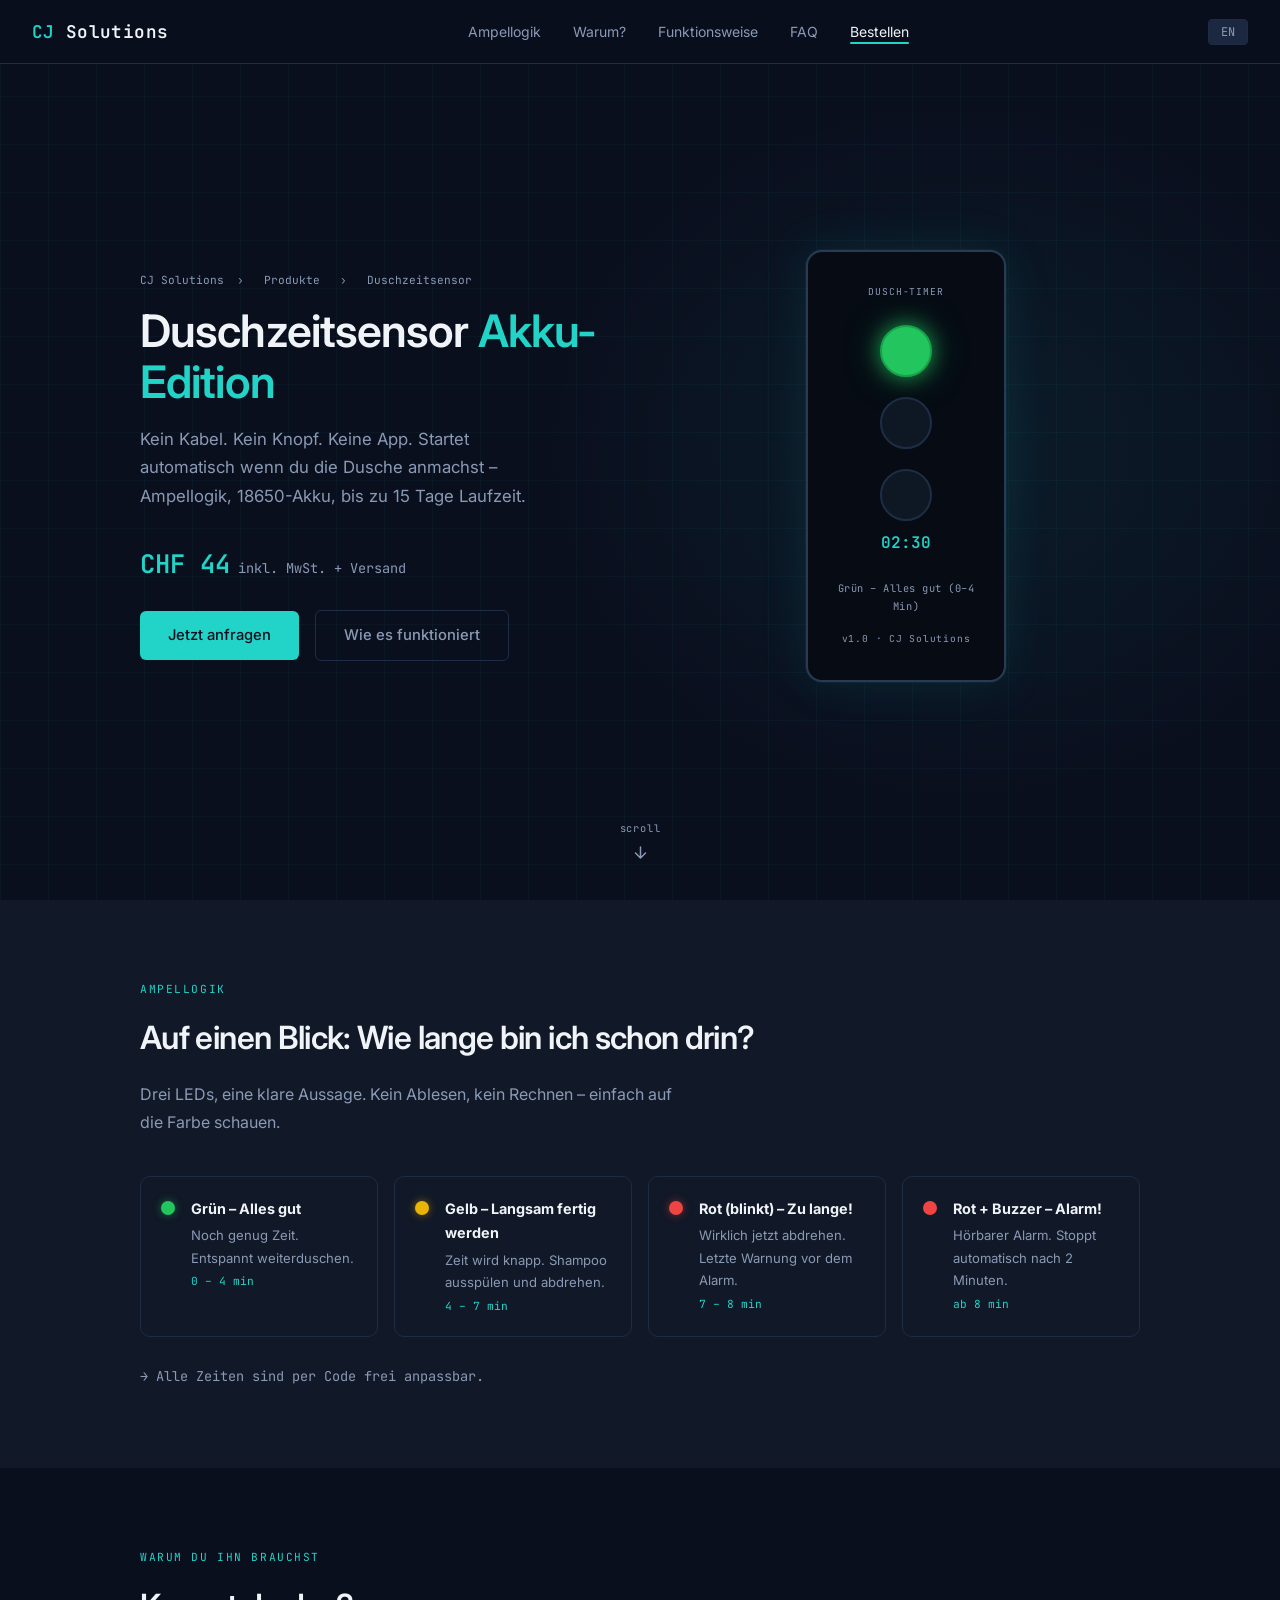
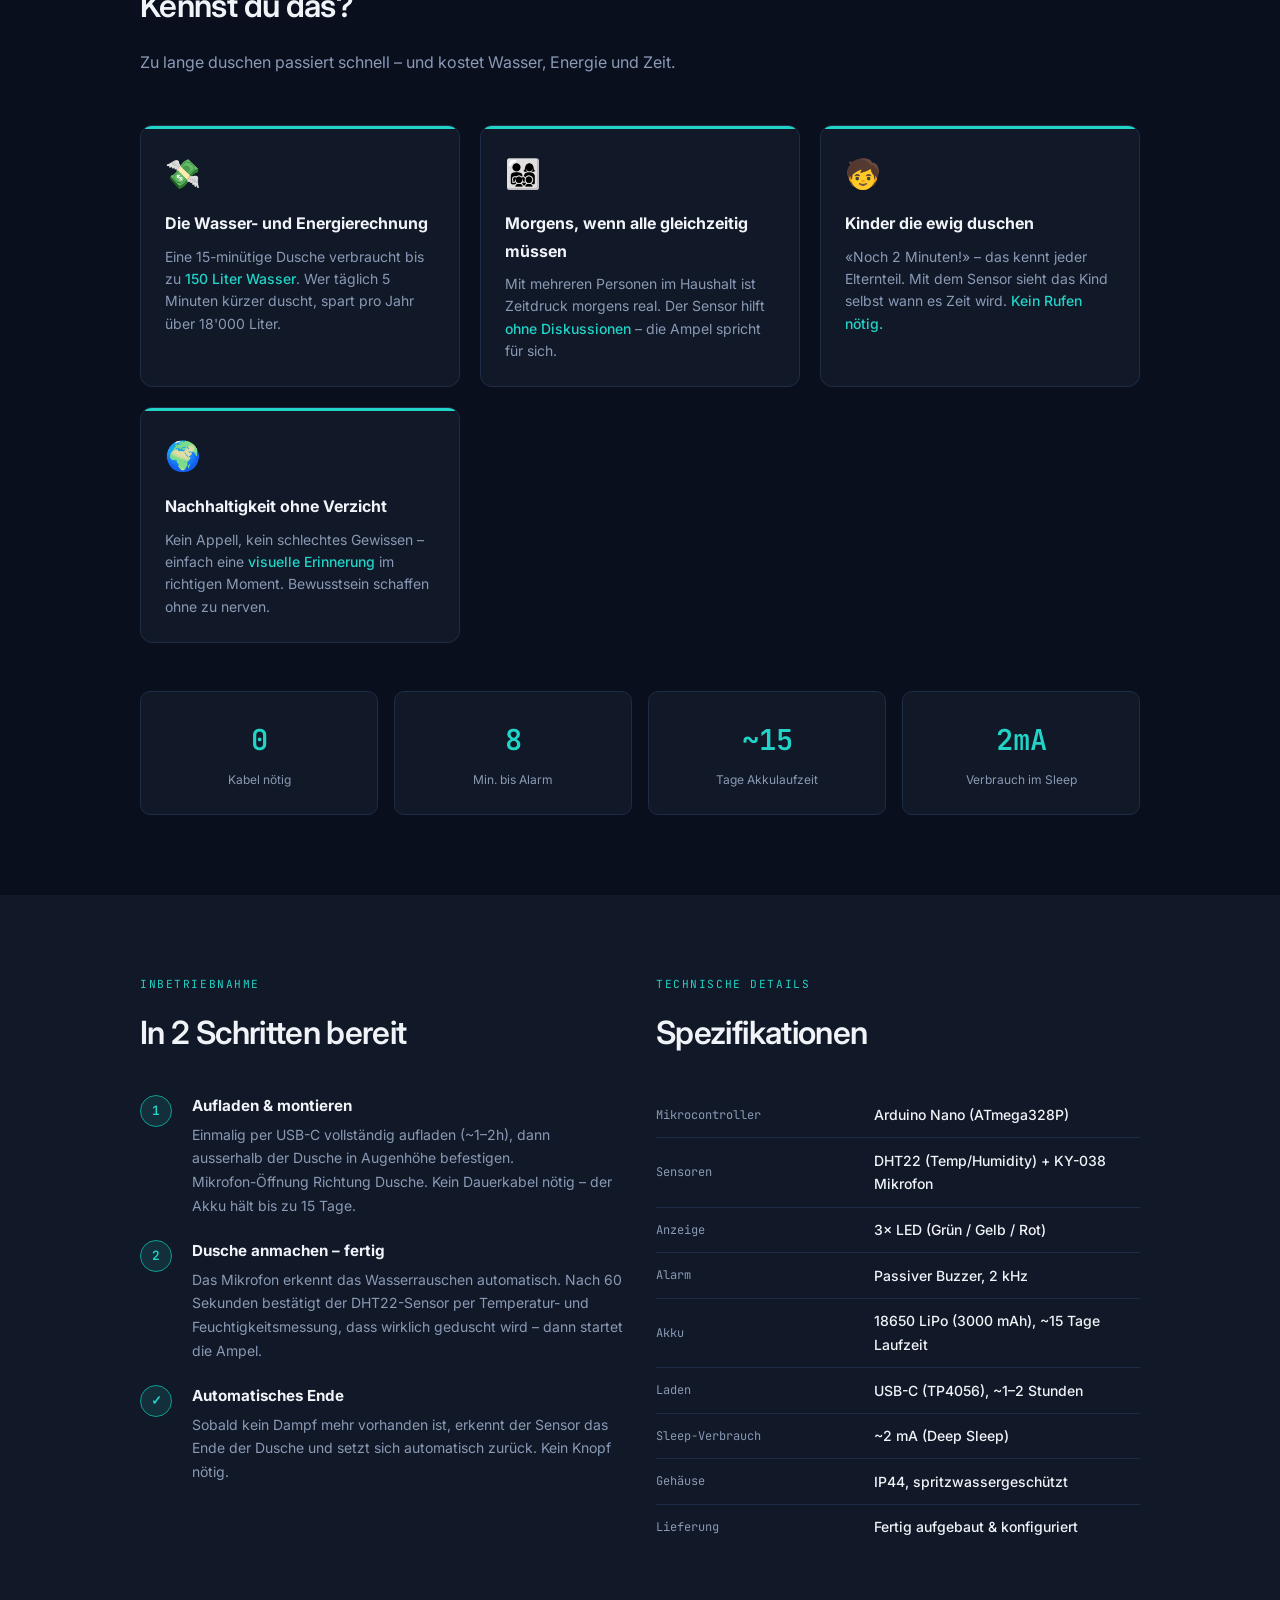
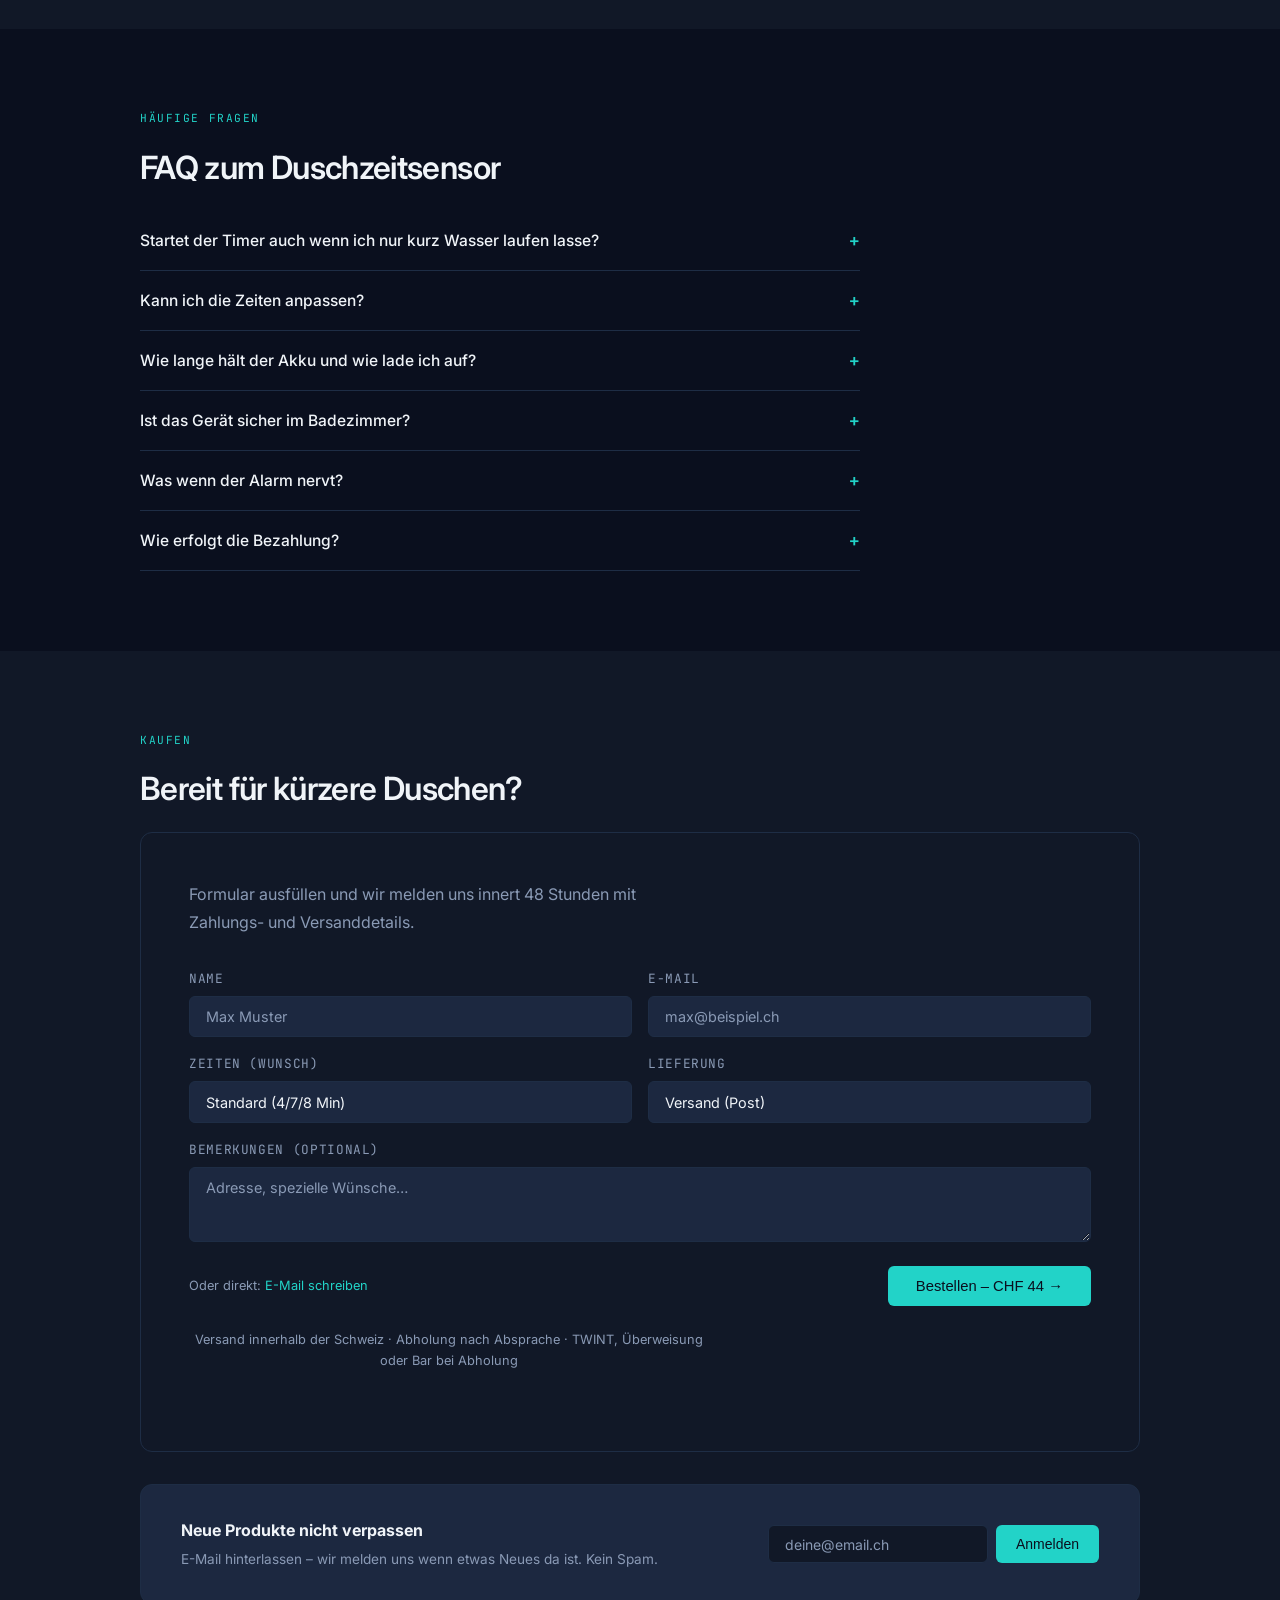
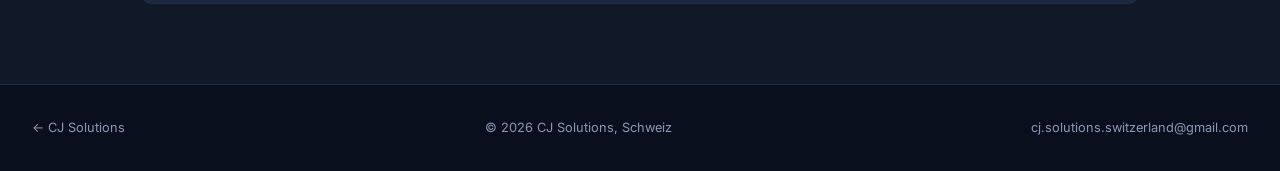
<file: dusche.html>
<!DOCTYPE html>
<html lang="de">
<head>
  <meta charset="UTF-8">
  <meta name="viewport" content="width=device-width, initial-scale=1.0">
  <title>Duschzeitsensor Akku-Edition – CJ Solutions</title>
  <meta name="description" content="Kabelloser Duschzeitsensor mit 18650-Akku. Automatischer Start via Mikrofon, Ampellogik, bis zu 15 Tage Laufzeit – kein Kabel, kein Knopf, keine App. Handgefertigt in der Schweiz.">

  <!-- Open Graph -->
  <meta property="og:type" content="product">
  <meta property="og:url" content="https://cjsolutionsswitzerland.github.io/dusche.html">
  <meta property="og:title" content="Duschzeitsensor Akku-Edition – CJ Solutions">
  <meta property="og:description" content="Kabelloser Duschzeitsensor mit 18650-Akku. Ampellogik, bis zu 15 Tage Laufzeit – kein Kabel, kein Knopf, keine App. CHF 44, handgefertigt in der Schweiz.">
  <meta property="og:image" content="https://cjsolutionsswitzerland.github.io/og-image.png">
  <meta name="twitter:card" content="summary_large_image">

  <!-- JSON-LD -->
  <script type="application/ld+json">
  {
    "@context": "https://schema.org",
    "@type": "Product",
    "name": "Duschzeitsensor",
    "description": "Smarter Duschzeitsensor mit automatischem Start via Mikrofon und DHT22-Bestätigung. Ampellogik: grün, gelb, rot blinkend, Buzzer.",
    "brand": { "@type": "Brand", "name": "CJ Solutions" },
    "manufacturer": { "@type": "Organization", "name": "CJ Solutions", "address": { "@type": "PostalAddress", "addressCountry": "CH" } },
    "offers": {
      "@type": "Offer",
      "price": "39",
      "priceCurrency": "CHF",
      "availability": "https://schema.org/InStock",
      "seller": { "@type": "Organization", "name": "CJ Solutions" }
    }
  }
  </script>

  <link rel="icon" type="image/png" href="favicon.png">
  <link rel="apple-touch-icon" href="favicon.png">
  <link rel="preconnect" href="https://fonts.googleapis.com">
  <link href="https://fonts.googleapis.com/css2?family=JetBrains+Mono:wght@400;600&family=Inter:wght@300;400;500;600&display=swap" rel="stylesheet">
  <style>
    *, *::before, *::after { box-sizing: border-box; margin: 0; padding: 0; }
    :root {
      --navy:#0a0f1e; --navy2:#111827; --navy3:#1c2840;
      --cyan:#22d3c8; --cyan2:#0f9d94; --cyan-dim:#22d3c820;
      --white:#f0f4f8; --muted:#8a9ab5; --border:#1e2d45;
      --green:#22c55e; --yellow:#eab308; --red:#ef4444;
      --mono:'JetBrains Mono',monospace; --sans:'Inter',sans-serif;
    }
    html { scroll-behavior: smooth; }
    body { background:var(--navy); color:var(--white); font-family:var(--sans); font-size:16px; line-height:1.7; -webkit-font-smoothing:antialiased; }

    /* NAV */
    nav { position:fixed; top:0; left:0; right:0; z-index:100; display:flex; align-items:center; justify-content:space-between; padding:0 2rem; height:64px; background:rgba(10,15,30,0.88); backdrop-filter:blur(12px); border-bottom:1px solid var(--border); }
    .nav-logo { font-family:var(--mono); font-size:1.1rem; font-weight:600; color:var(--cyan); text-decoration:none; letter-spacing:0.02em; }
    .nav-logo span { color:var(--white); }
    .nav-links { display:flex; gap:2rem; list-style:none; }
    .nav-links a { color:var(--muted); text-decoration:none; font-size:0.875rem; transition:color 0.2s; position:relative; }
    .nav-links a:hover { color:var(--white); }
    .nav-links a.nav-active { color:var(--white); }
    .nav-links a.nav-active::after { content:''; position:absolute; bottom:-4px; left:0; right:0; height:2px; background:var(--cyan); border-radius:2px; }
    .lang-btn { font-family:var(--mono); font-size:0.75rem; background:var(--navy3); border:1px solid var(--border); color:var(--muted); padding:4px 12px; border-radius:4px; cursor:pointer; transition:all 0.2s; }
    .lang-btn:hover { border-color:var(--cyan); color:var(--cyan); }

    /* MOBILE MENU */
    .burger { display:none; flex-direction:column; gap:5px; cursor:pointer; padding:6px; background:none; border:none; }
    .burger span { display:block; width:22px; height:2px; background:var(--muted); border-radius:2px; transition:all 0.3s ease; }
    .burger.open span:nth-child(1) { transform:translateY(7px) rotate(45deg); background:var(--cyan); }
    .burger.open span:nth-child(2) { opacity:0; }
    .burger.open span:nth-child(3) { transform:translateY(-7px) rotate(-45deg); background:var(--cyan); }
    .mobile-menu { display:none; position:fixed; top:64px; left:0; right:0; background:rgba(10,15,30,0.97); backdrop-filter:blur(16px); border-bottom:1px solid var(--border); padding:1.5rem 2rem; z-index:99; flex-direction:column; }
    .mobile-menu.open { display:flex; }
    .mobile-menu a { color:var(--muted); text-decoration:none; font-size:1rem; padding:0.9rem 0; border-bottom:1px solid var(--border); transition:color 0.2s; }
    .mobile-menu a:last-child { border-bottom:none; }
    .mobile-menu a:hover, .mobile-menu a.nav-active { color:var(--cyan); }

    /* SECTIONS */
    section { padding:5rem 2rem; }
    .container { max-width:1000px; margin:0 auto; }
    .section-label { font-family:var(--mono); font-size:0.7rem; color:var(--cyan); letter-spacing:0.14em; text-transform:uppercase; margin-bottom:0.75rem; }
    h2 { font-size:clamp(1.4rem,3vw,2rem); font-weight:600; letter-spacing:-0.02em; margin-bottom:1rem; }

    /* PRODUCT HERO */
    .product-hero { min-height:100vh; display:flex; align-items:center; padding:6rem 2rem 4rem; position:relative; overflow:hidden; }
    .product-hero::before { content:''; position:absolute; inset:0; background:radial-gradient(ellipse 50% 60% at 75% 50%, rgba(34,211,200,0.07) 0%, transparent 65%); pointer-events:none; z-index:1; }
    .product-hero::after { content:''; position:absolute; inset:0; background-image: linear-gradient(rgba(34,211,200,0.04) 1px, transparent 1px), linear-gradient(90deg, rgba(34,211,200,0.04) 1px, transparent 1px); background-size:48px 48px; animation:gridMove 20s linear infinite; pointer-events:none; z-index:0; }
    .product-hero-inner { max-width:1000px; width:100%; margin:0 auto; display:grid; grid-template-columns:1fr 1fr; gap:4rem; align-items:center; position:relative; z-index:2; }
    .breadcrumb { font-family:var(--mono); font-size:0.7rem; color:var(--muted); margin-bottom:1rem; }
    .breadcrumb a { color:var(--muted); text-decoration:none; }
    .breadcrumb a:hover { color:var(--cyan); }
    .breadcrumb span { margin:0 0.4rem; }
    h1 { font-size:clamp(1.8rem,4vw,2.8rem); font-weight:600; line-height:1.15; letter-spacing:-0.02em; margin-bottom:1rem; }
    h1 em { font-style:normal; color:var(--cyan); }
    .product-tagline { color:var(--muted); font-size:1.05rem; margin-bottom:2rem; max-width:420px; }
    .btn { display:inline-block; padding:0.75rem 1.75rem; border-radius:6px; text-decoration:none; font-weight:500; font-size:0.925rem; transition:all 0.2s; cursor:pointer; border:none; }
    .btn-primary { background:var(--cyan); color:var(--navy); }
    .btn-primary:hover { background:#30ebe0; }
    .btn-outline { background:transparent; border:1px solid var(--border); color:var(--muted); margin-left:0.75rem; }
    .btn-outline:hover { border-color:var(--cyan); color:var(--cyan); }
    .price-hero { font-family:var(--mono); font-size:1.6rem; font-weight:600; color:var(--cyan); margin-bottom:1.5rem; }
    .price-hero span { font-size:0.85rem; color:var(--muted); font-weight:400; }

    /* AMPEL MOCKUP */
    .ampel-wrap { display:flex; justify-content:center; align-items:center; }
    .ampel-device { background:#060b14; border:2px solid #2a3a55; border-radius:16px; padding:2rem 1.5rem; box-shadow:0 0 50px rgba(34,211,200,0.1), 0 0 0 1px rgba(34,211,200,0.06); width:200px; display:flex; flex-direction:column; align-items:center; gap:0; }
    .ampel-label { font-family:var(--mono); font-size:0.6rem; color:var(--muted); letter-spacing:0.1em; margin-bottom:1.5rem; text-align:center; }
    .ampel-lights { display:flex; flex-direction:column; gap:1.25rem; align-items:center; }
    .ampel-light { width:52px; height:52px; border-radius:50%; border:2px solid #1e2d45; transition:all 0.4s ease; position:relative; }
    .ampel-light.active-green { background:#22c55e; box-shadow:0 0 20px rgba(34,197,94,0.7), 0 0 40px rgba(34,197,94,0.3); border-color:#16a34a; }
    .ampel-light.active-yellow { background:#eab308; box-shadow:0 0 20px rgba(234,179,8,0.7), 0 0 40px rgba(234,179,8,0.3); border-color:#ca8a04; }
    .ampel-light.active-red { background:#ef4444; box-shadow:0 0 20px rgba(239,68,68,0.7), 0 0 40px rgba(239,68,68,0.3); border-color:#dc2626; }
    .ampel-light.off { background:#0d1824; }
    .ampel-status { font-family:var(--mono); font-size:0.65rem; color:var(--muted); margin-top:1.5rem; text-align:center; letter-spacing:0.05em; min-height:2.5em; }
    .ampel-chip { font-family:var(--mono); font-size:0.6rem; color:var(--muted); margin-top:1rem; letter-spacing:0.08em; }
    .ampel-timer { font-family:var(--mono); font-size:1rem; font-weight:600; color:var(--cyan); margin-top:0.5rem; }

    /* AMPELLOGIK TABELLE */
    .phase-grid { display:grid; grid-template-columns:repeat(auto-fit,minmax(200px,1fr)); gap:1rem; }
    .phase-card { background:var(--navy2); border:1px solid var(--border); border-radius:10px; padding:1.25rem; display:flex; gap:1rem; align-items:flex-start; }
    .phase-dot { width:14px; height:14px; border-radius:50%; flex-shrink:0; margin-top:4px; }
    .phase-dot.green { background:var(--green); box-shadow:0 0 8px rgba(34,197,94,0.5); }
    .phase-dot.yellow { background:var(--yellow); box-shadow:0 0 8px rgba(234,179,8,0.5); }
    .phase-dot.red { background:var(--red); box-shadow:0 0 8px rgba(239,68,68,0.5); }
    .phase-dot.alarm { background:var(--red); animation:pulseDot 0.8s ease infinite; }
    @keyframes pulseDot { 0%,100%{ box-shadow:0 0 8px rgba(239,68,68,0.5); } 50%{ box-shadow:0 0 16px rgba(239,68,68,0.9); } }
    .phase-info h4 { font-size:0.9rem; margin-bottom:0.2rem; }
    .phase-info p { color:var(--muted); font-size:0.82rem; }
    .phase-time { font-family:var(--mono); font-size:0.7rem; color:var(--cyan); margin-top:0.2rem; }

    /* SCENARIOS */
    .scenario-grid { display:grid; grid-template-columns:repeat(auto-fit,minmax(270px,1fr)); gap:1.25rem; }
    .scenario { background:var(--navy2); border:1px solid var(--border); border-radius:12px; padding:1.5rem; position:relative; overflow:hidden; }
    .scenario::before { content:''; position:absolute; top:0; left:0; right:0; height:3px; background:var(--cyan); }
    .scenario-emoji { font-size:1.8rem; margin-bottom:0.75rem; display:block; }
    .scenario h4 { font-size:1rem; margin-bottom:0.5rem; }
    .scenario p { color:var(--muted); font-size:0.875rem; line-height:1.6; }
    .scenario .hl { color:var(--cyan); font-weight:500; }

    /* STATS */
    .stats-row { display:grid; grid-template-columns:repeat(auto-fit,minmax(150px,1fr)); gap:1rem; margin-top:3rem; }
    .stat { text-align:center; padding:1.5rem 1rem; background:var(--navy2); border:1px solid var(--border); border-radius:10px; }
    .stat-num { font-family:var(--mono); font-size:1.8rem; font-weight:600; color:var(--cyan); display:block; }
    .stat-label { font-size:0.75rem; color:var(--muted); margin-top:0.3rem; }

    /* SPECS */
    .specs-grid { display:grid; grid-template-columns:1fr 1fr; gap:2rem; align-items:start; }
    .spec-table { width:100%; border-collapse:collapse; font-size:0.875rem; }
    .spec-table tr { border-bottom:1px solid var(--border); }
    .spec-table tr:last-child { border-bottom:none; }
    .spec-table td { padding:0.65rem 0; }
    .spec-table td:first-child { color:var(--muted); font-family:var(--mono); font-size:0.75rem; width:45%; }
    .spec-table td:last-child { color:var(--white); font-weight:500; }

    /* STEPS */
    .steps { display:flex; flex-direction:column; gap:1.25rem; }
    .step { display:flex; gap:1.25rem; align-items:flex-start; }
    .step-num { width:32px; height:32px; border-radius:50%; background:var(--cyan-dim); border:1px solid var(--cyan2); color:var(--cyan); font-family:var(--mono); font-size:0.8rem; font-weight:600; display:flex; align-items:center; justify-content:center; flex-shrink:0; margin-top:2px; }
    .step-text h4 { font-size:0.95rem; margin-bottom:0.25rem; }
    .step-text p { color:var(--muted); font-size:0.875rem; }

    /* FAQ */
    .faq-list { max-width:720px; }
    .faq-item { border-bottom:1px solid var(--border); }
    .faq-question { width:100%; background:none; border:none; color:var(--white); font-family:var(--sans); font-size:0.975rem; font-weight:500; text-align:left; padding:1.25rem 0; display:flex; justify-content:space-between; align-items:center; cursor:pointer; gap:1rem; transition:color 0.2s; }
    .faq-question:hover { color:var(--cyan); }
    .faq-icon { font-family:var(--mono); font-size:1.1rem; color:var(--cyan); flex-shrink:0; transition:transform 0.3s; line-height:1; }
    .faq-item.open .faq-icon { transform:rotate(45deg); }
    .faq-answer { overflow:hidden; max-height:0; transition:max-height 0.35s ease; }
    .faq-answer-inner { color:var(--muted); font-size:0.9rem; line-height:1.7; padding-bottom:1.25rem; }

    /* NEWSLETTER STRIP */
    .newsletter-strip { background:var(--navy3); border:1px solid var(--border); border-radius:12px; padding:2rem 2.5rem; margin-top:2rem; display:flex; align-items:center; justify-content:space-between; gap:2rem; flex-wrap:wrap; }
    .newsletter-strip h4 { font-size:1rem; margin-bottom:0.25rem; }
    .newsletter-strip p { color:var(--muted); font-size:0.85rem; }
    .newsletter-form { display:flex; gap:0.5rem; flex-wrap:wrap; }
    .newsletter-input { font-family:var(--sans); font-size:0.875rem; background:var(--navy2); border:1px solid var(--border); color:var(--white); padding:0.6rem 1rem; border-radius:6px; outline:none; transition:border-color 0.2s; width:220px; }
    .newsletter-input::placeholder { color:var(--muted); }
    .newsletter-input:focus { border-color:var(--cyan); }
    .btn-sm { padding:0.6rem 1.25rem; font-size:0.875rem; }

    /* ORDER FORM */
    .cta-box { background:var(--navy2); border:1px solid var(--border); border-radius:12px; padding:3rem; }
    .cta-box > p { color:var(--muted); margin-bottom:2rem; max-width:520px; }
    .order-form { display:flex; flex-direction:column; gap:1rem; }
    .form-row { display:grid; grid-template-columns:1fr 1fr; gap:1rem; }
    .form-field { display:flex; flex-direction:column; gap:0.4rem; }
    .form-field label { font-size:0.8rem; color:var(--muted); font-family:var(--mono); letter-spacing:0.05em; }
    .form-field input, .form-field textarea, .form-field select { font-family:var(--sans); font-size:0.9rem; background:var(--navy3); border:1px solid var(--border); color:var(--white); padding:0.7rem 1rem; border-radius:6px; outline:none; transition:border-color 0.2s; resize:vertical; appearance:none; }
    .form-field input::placeholder, .form-field textarea::placeholder { color:var(--muted); }
    .form-field input:focus, .form-field textarea:focus, .form-field select:focus { border-color:var(--cyan); }
    .form-footer { display:flex; align-items:center; justify-content:space-between; flex-wrap:wrap; gap:1rem; margin-top:0.5rem; }
    .form-alt { font-size:0.8rem; color:var(--muted); }
    .form-alt a { color:var(--cyan); text-decoration:none; }
    .form-success { display:none; text-align:center; padding:2rem; color:var(--cyan); font-family:var(--mono); }
    .form-note { font-size:0.8rem; color:var(--muted); margin-top:1.5rem; text-align:center; line-height:1.6; }

    /* SCROLL */
    .scroll-indicator { position:absolute; bottom:2.5rem; left:50%; transform:translateX(-50%); transition:opacity 0.4s ease; display:flex; flex-direction:column; align-items:center; gap:0.4rem; color:var(--muted); font-family:var(--mono); font-size:0.65rem; letter-spacing:0.08em; animation:fadeInUp 1s ease 1s both; z-index:2; }
    .scroll-indicator svg { animation:bounce 1.8s ease infinite; }

    /* SCROLL ANIMATIONS */
    .reveal { opacity:0; transform:translateY(28px); transition:opacity 0.55s ease, transform 0.55s ease; }
    .reveal.visible { opacity:1; transform:none; }
    .reveal-delay-1 { transition-delay:0.1s; }
    .reveal-delay-2 { transition-delay:0.2s; }
    .reveal-delay-3 { transition-delay:0.3s; }
    .reveal-delay-4 { transition-delay:0.4s; }
    .reveal-delay-5 { transition-delay:0.5s; }
    .reveal-delay-6 { transition-delay:0.6s; }

    footer { border-top:1px solid var(--border); padding:2rem; display:flex; justify-content:space-between; align-items:center; font-size:0.8rem; color:var(--muted); flex-wrap:wrap; gap:1rem; }
    footer a { color:var(--muted); text-decoration:none; }
    footer a:hover { color:var(--cyan); }

    @keyframes gridMove { 0% { background-position:0 0; } 100% { background-position:48px 48px; } }
    @keyframes bounce { 0%,100% { transform:translateY(0); } 50% { transform:translateY(6px); } }
    @keyframes fadeInUp { from { opacity:0; transform:translateX(-50%) translateY(10px); } to { opacity:1; transform:translateX(-50%) translateY(0); } }

    @media(max-width:768px) {
      .product-hero-inner { grid-template-columns:1fr; gap:2.5rem; }
      .ampel-wrap { order:-1; }
      .specs-grid { grid-template-columns:1fr; }
      .nav-links { display:none; }
      .burger { display:flex; }
      footer { justify-content:center; text-align:center; }
      .btn-outline { margin-left:0; margin-top:0.75rem; }
      .newsletter-strip { flex-direction:column; align-items:flex-start; }
      .newsletter-input { width:100%; }
      .form-row { grid-template-columns:1fr; }
      .cta-box { padding:2rem 1.5rem; }
    }
  </style>
</head>
<body>

<nav>
  <a href="index.html" class="nav-logo">CJ<span> Solutions</span></a>
  <ul class="nav-links">
    <li><a href="#ampellogik" data-de="Ampellogik" data-en="Traffic light">Ampellogik</a></li>
    <li><a href="#warum" data-de="Warum?" data-en="Why?">Warum?</a></li>
    <li><a href="#wie-es-funktioniert" data-de="Funktionsweise" data-en="How it works">Funktionsweise</a></li>
    <li><a href="#faq" data-de="FAQ" data-en="FAQ">FAQ</a></li>
    <li><a href="#bestellen" data-de="Bestellen" data-en="Order">Bestellen</a></li>
  </ul>
  <div style="display:flex;align-items:center;gap:0.75rem;">
    <button class="lang-btn" id="langToggle">EN</button>
    <button class="burger" id="burgerBtn" aria-label="Menü öffnen">
      <span></span><span></span><span></span>
    </button>
  </div>
</nav>

<div class="mobile-menu" id="mobileMenu">
  <a href="index.html" data-de="← Zurück zur Übersicht" data-en="← Back to overview">← Zurück zur Übersicht</a>
  <a href="#ampellogik" data-de="Ampellogik" data-en="Traffic light">Ampellogik</a>
  <a href="#warum" data-de="Warum?" data-en="Why?">Warum?</a>
  <a href="#wie-es-funktioniert" data-de="Funktionsweise" data-en="How it works">Funktionsweise</a>
  <a href="#faq" data-de="FAQ" data-en="FAQ">FAQ</a>
  <a href="#bestellen" data-de="Bestellen" data-en="Order">Bestellen</a>
</div>

<!-- HERO -->
<section class="product-hero">
  <div class="product-hero-inner">
    <div>
      <p class="breadcrumb">
        <a href="index.html">CJ Solutions</a>
        <span>›</span>
        <span data-de="Produkte" data-en="Products">Produkte</span>
        <span>›</span>
        <span data-de="Duschzeitsensor" data-en="Shower Timer">Duschzeitsensor</span>
      </p>
      <h1 data-de="Duschzeitsensor <em>Akku-Edition</em>" data-en="Shower Timer <em>Battery Edition</em>">Duschzeitsensor <em>Akku-Edition</em></h1>
      <p class="product-tagline" data-de="Kein Kabel. Kein Knopf. Keine App. Startet automatisch wenn du die Dusche anmachst – Ampellogik, 18650-Akku, bis zu 15 Tage Laufzeit." data-en="No cable. No button. No app. Starts automatically when you turn on the shower – traffic light, 18650 battery, up to 15 days runtime.">
        Kein Kabel. Kein Knopf. Keine App. Startet automatisch wenn du die Dusche anmachst – Ampellogik, 18650-Akku, bis zu 15 Tage Laufzeit.
      </p>
      <div class="price-hero">CHF 44<span> inkl. MwSt. + Versand</span></div>
      <div>
        <a href="#bestellen" class="btn btn-primary" data-de="Jetzt anfragen" data-en="Enquire now">Jetzt anfragen</a>
        <a href="#wie-es-funktioniert" class="btn btn-outline" data-de="Wie es funktioniert" data-en="How it works">Wie es funktioniert</a>
      </div>
    </div>

    <!-- AMPEL MOCKUP -->
    <div class="ampel-wrap">
      <div class="ampel-device">
        <div class="ampel-label" data-de="DUSCH-TIMER" data-en="SHOWER TIMER">DUSCH-TIMER</div>
        <div class="ampel-lights">
          <div class="ampel-light off" id="ledGreen"></div>
          <div class="ampel-light off" id="ledYellow"></div>
          <div class="ampel-light off" id="ledRed"></div>
        </div>
        <div class="ampel-timer" id="ampelTimer">--:--</div>
        <div class="ampel-status" id="ampelStatus" data-de="Warte auf Geräusch..." data-en="Waiting for sound...">Warte auf Geräusch...</div>
        <div class="ampel-chip">v1.0 · CJ Solutions</div>
      </div>
    </div>
  </div>
  <div class="scroll-indicator">
    <span data-de="scroll" data-en="scroll">scroll</span>
    <svg width="16" height="16" viewBox="0 0 16 16" fill="none">
      <path d="M8 3v10M3 9l5 5 5-5" stroke="currentColor" stroke-width="1.5" stroke-linecap="round" stroke-linejoin="round"/>
    </svg>
  </div>
</section>

<!-- AMPELLOGIK -->
<section id="ampellogik" style="background:var(--navy2);">
  <div class="container">
    <p class="section-label" data-de="Ampellogik" data-en="Traffic light system">Ampellogik</p>
    <h2 data-de="Auf einen Blick: Wie lange bin ich schon drin?" data-en="At a glance: How long have I been in?">Auf einen Blick: Wie lange bin ich schon drin?</h2>
    <p style="color:var(--muted); max-width:540px; margin-bottom:2.5rem;" data-de="Drei LEDs, eine klare Aussage. Kein Ablesen, kein Rechnen – einfach auf die Farbe schauen." data-en="Three LEDs, one clear statement. No reading, no calculating – just look at the colour.">
      Drei LEDs, eine klare Aussage. Kein Ablesen, kein Rechnen – einfach auf die Farbe schauen.
    </p>
    <div class="phase-grid">
      <div class="phase-card reveal reveal-delay-1">
        <div class="phase-dot green"></div>
        <div class="phase-info">
          <h4 data-de="Grün – Alles gut" data-en="Green – All good">Grün – Alles gut</h4>
          <p data-de="Noch genug Zeit. Entspannt weiterduschen." data-en="Still plenty of time. Keep showering relaxed.">Noch genug Zeit. Entspannt weiterduschen.</p>
          <div class="phase-time">0 – 4 min</div>
        </div>
      </div>
      <div class="phase-card reveal reveal-delay-2">
        <div class="phase-dot yellow"></div>
        <div class="phase-info">
          <h4 data-de="Gelb – Langsam fertig werden" data-en="Yellow – Start wrapping up">Gelb – Langsam fertig werden</h4>
          <p data-de="Zeit wird knapp. Shampoo ausspülen und abdrehen." data-en="Time is running short. Rinse shampoo and finish up.">Zeit wird knapp. Shampoo ausspülen und abdrehen.</p>
          <div class="phase-time">4 – 7 min</div>
        </div>
      </div>
      <div class="phase-card reveal reveal-delay-3">
        <div class="phase-dot red"></div>
        <div class="phase-info">
          <h4 data-de="Rot (blinkt) – Zu lange!" data-en="Red (blinking) – Too long!">Rot (blinkt) – Zu lange!</h4>
          <p data-de="Wirklich jetzt abdrehen. Letzte Warnung vor dem Alarm." data-en="Really turn it off now. Last warning before the alarm.">Wirklich jetzt abdrehen. Letzte Warnung vor dem Alarm.</p>
          <div class="phase-time">7 – 8 min</div>
        </div>
      </div>
      <div class="phase-card reveal reveal-delay-4">
        <div class="phase-dot alarm"></div>
        <div class="phase-info">
          <h4 data-de="Rot + Buzzer – Alarm!" data-en="Red + Buzzer – Alarm!">Rot + Buzzer – Alarm!</h4>
          <p data-de="Hörbarer Alarm. Stoppt automatisch nach 2 Minuten." data-en="Audible alarm. Stops automatically after 2 minutes.">Hörbarer Alarm. Stoppt automatisch nach 2 Minuten.</p>
          <div class="phase-time">ab 8 min</div>
        </div>
      </div>
    </div>
    <p style="color:var(--muted); font-size:0.85rem; margin-top:1.75rem; font-family:var(--mono);" data-de="→ Alle Zeiten sind per Code frei anpassbar." data-en="→ All timings are freely adjustable via code.">→ Alle Zeiten sind per Code frei anpassbar.</p>
  </div>
</section>

<!-- WARUM -->
<section id="warum">
  <div class="container">
    <p class="section-label" data-de="Warum du ihn brauchst" data-en="Why you need it">Warum du ihn brauchst</p>
    <h2 data-de="Kennst du das?" data-en="Sound familiar?">Kennst du das?</h2>
    <p style="color:var(--muted); max-width:540px; margin-bottom:3rem;" data-de="Zu lange duschen passiert schnell – und kostet Wasser, Energie und Zeit." data-en="Showering too long happens fast – and costs water, energy and time.">
      Zu lange duschen passiert schnell – und kostet Wasser, Energie und Zeit.
    </p>
    <div class="scenario-grid">
      <div class="scenario reveal reveal-delay-1">
        <span class="scenario-emoji">💸</span>
        <h4 data-de="Die Wasser- und Energierechnung" data-en="The water and energy bill">Die Wasser- und Energierechnung</h4>
        <p data-de="Eine 15-minütige Dusche verbraucht bis zu <span class='hl'>150 Liter Wasser</span>. Wer täglich 5 Minuten kürzer duscht, spart pro Jahr über 18'000 Liter." data-en="A 15-minute shower uses up to <span class='hl'>150 litres of water</span>. Showering 5 minutes shorter each day saves over 18,000 litres per year.">
          Eine 15-minütige Dusche verbraucht bis zu <span class="hl">150 Liter Wasser</span>. Wer täglich 5 Minuten kürzer duscht, spart pro Jahr über 18'000 Liter.
        </p>
      </div>
      <div class="scenario reveal reveal-delay-2">
        <span class="scenario-emoji">👨‍👩‍👧‍👦</span>
        <h4 data-de="Morgens, wenn alle gleichzeitig müssen" data-en="Mornings when everyone needs the bathroom">Morgens, wenn alle gleichzeitig müssen</h4>
        <p data-de="Mit mehreren Personen im Haushalt ist Zeitdruck morgens real. Der Sensor hilft <span class='hl'>ohne Diskussionen</span> – die Ampel spricht für sich." data-en="With multiple people in the household, morning time pressure is real. The sensor helps <span class='hl'>without arguments</span> – the traffic light speaks for itself.">
          Mit mehreren Personen im Haushalt ist Zeitdruck morgens real. Der Sensor hilft <span class="hl">ohne Diskussionen</span> – die Ampel spricht für sich.
        </p>
      </div>
      <div class="scenario reveal reveal-delay-3">
        <span class="scenario-emoji">🧒</span>
        <h4 data-de="Kinder die ewig duschen" data-en="Kids who shower forever">Kinder die ewig duschen</h4>
        <p data-de="&laquo;Noch 2 Minuten!&raquo; – das kennt jeder Elternteil. Mit dem Sensor sieht das Kind selbst wann es Zeit wird. <span class='hl'>Kein Rufen nötig.</span>" data-en="'Just 2 more minutes!' – every parent knows it. With the sensor the child sees for themselves when it's time. <span class='hl'>No shouting needed.</span>">
          «Noch 2 Minuten!» – das kennt jeder Elternteil. Mit dem Sensor sieht das Kind selbst wann es Zeit wird. <span class="hl">Kein Rufen nötig.</span>
        </p>
      </div>
      <div class="scenario reveal reveal-delay-4">
        <span class="scenario-emoji">🌍</span>
        <h4 data-de="Nachhaltigkeit ohne Verzicht" data-en="Sustainability without sacrifice">Nachhaltigkeit ohne Verzicht</h4>
        <p data-de="Kein Appell, kein schlechtes Gewissen – einfach eine <span class='hl'>visuelle Erinnerung</span> im richtigen Moment. Bewusstsein schaffen ohne zu nerven." data-en="No appeal, no guilt – just a <span class='hl'>visual reminder</span> at the right moment. Building awareness without being annoying.">
          Kein Appell, kein schlechtes Gewissen – einfach eine <span class="hl">visuelle Erinnerung</span> im richtigen Moment. Bewusstsein schaffen ohne zu nerven.
        </p>
      </div>
    </div>

    <div class="stats-row">
      <div class="stat reveal reveal-delay-1"><span class="stat-num">0</span><div class="stat-label" data-de="Kabel nötig" data-en="Cables needed">Kabel nötig</div></div>
      <div class="stat reveal reveal-delay-2"><span class="stat-num">8</span><div class="stat-label" data-de="Min. bis Alarm" data-en="Min. until alarm">Min. bis Alarm</div></div>
      <div class="stat reveal reveal-delay-3"><span class="stat-num">~15</span><div class="stat-label" data-de="Tage Akkulaufzeit" data-en="Days battery life">Tage Akkulaufzeit</div></div>
      <div class="stat reveal reveal-delay-4"><span class="stat-num">2mA</span><div class="stat-label" data-de="Verbrauch im Sleep" data-en="Consumption in sleep">Verbrauch im Sleep</div></div>
    </div>
  </div>
</section>

<!-- WIE ES FUNKTIONIERT -->
<section id="wie-es-funktioniert" style="background:var(--navy2);">
  <div class="container">
    <div class="specs-grid">
      <div class="reveal reveal-delay-1">
        <p class="section-label" data-de="Inbetriebnahme" data-en="Setup">Inbetriebnahme</p>
        <h2 data-de="In 2 Schritten bereit" data-en="Ready in 2 steps">In 2 Schritten bereit</h2>
        <div class="steps" style="margin-top:2rem;">
          <div class="step">
            <div class="step-num">1</div>
            <div class="step-text">
              <h4 data-de="Aufladen & montieren" data-en="Charge & mount">Aufladen & montieren</h4>
              <p data-de="Einmalig per USB-C vollständig aufladen (~1–2h), dann ausserhalb der Dusche in Augenhöhe befestigen. Mikrofon-Öffnung Richtung Dusche. Kein Dauerkabel nötig – der Akku hält bis zu 15 Tage." data-en="Charge fully once via USB-C (~1–2h), then mount outside the shower at eye level. Microphone opening facing the shower. No permanent cable needed – the battery lasts up to 15 days.">
                Einmalig per USB-C vollständig aufladen (~1–2h), dann ausserhalb der Dusche in Augenhöhe befestigen. Mikrofon-Öffnung Richtung Dusche. Kein Dauerkabel nötig – der Akku hält bis zu 15 Tage.
              </p>
            </div>
          </div>
          <div class="step">
            <div class="step-num">2</div>
            <div class="step-text">
              <h4 data-de="Dusche anmachen – fertig" data-en="Turn on the shower – done">Dusche anmachen – fertig</h4>
              <p data-de="Das Mikrofon erkennt das Wasserrauschen automatisch. Nach 60 Sekunden bestätigt der DHT22-Sensor per Temperatur- und Feuchtigkeitsmessung, dass wirklich geduscht wird – dann startet die Ampel." data-en="The microphone automatically detects the sound of water. After 60 seconds, the DHT22 sensor confirms via temperature and humidity that showering is actually happening – then the traffic light starts.">
                Das Mikrofon erkennt das Wasserrauschen automatisch. Nach 60 Sekunden bestätigt der DHT22-Sensor per Temperatur- und Feuchtigkeitsmessung, dass wirklich geduscht wird – dann startet die Ampel.
              </p>
            </div>
          </div>
          <div class="step">
            <div class="step-num">✓</div>
            <div class="step-text">
              <h4 data-de="Automatisches Ende" data-en="Automatic end">Automatisches Ende</h4>
              <p data-de="Sobald kein Dampf mehr vorhanden ist, erkennt der Sensor das Ende der Dusche und setzt sich automatisch zurück. Kein Knopf nötig." data-en="As soon as there is no more steam, the sensor detects the end of the shower and resets automatically. No button needed.">
                Sobald kein Dampf mehr vorhanden ist, erkennt der Sensor das Ende der Dusche und setzt sich automatisch zurück. Kein Knopf nötig.
              </p>
            </div>
          </div>
        </div>
      </div>
      <div class="reveal reveal-delay-2">
        <p class="section-label" data-de="Technische Details" data-en="Technical details">Technische Details</p>
        <h2 data-de="Spezifikationen" data-en="Specifications">Spezifikationen</h2>
        <table class="spec-table" style="margin-top:2rem;">
          <tr><td data-de="Mikrocontroller" data-en="Microcontroller">Mikrocontroller</td><td>Arduino Nano (ATmega328P)</td></tr>
          <tr><td data-de="Sensoren" data-en="Sensors">Sensoren</td><td data-de="DHT22 (Temp/Humidity) + KY-038 Mikrofon" data-en="DHT22 (temp/humidity) + KY-038 microphone">DHT22 (Temp/Humidity) + KY-038 Mikrofon</td></tr>
          <tr><td data-de="Anzeige" data-en="Display">Anzeige</td><td data-de="3× LED (Grün / Gelb / Rot)" data-en="3× LED (Green / Yellow / Red)">3× LED (Grün / Gelb / Rot)</td></tr>
          <tr><td data-de="Alarm" data-en="Alarm">Alarm</td><td data-de="Passiver Buzzer, 2 kHz" data-en="Passive buzzer, 2 kHz">Passiver Buzzer, 2 kHz</td></tr>
          <tr><td data-de="Akku" data-en="Battery">Akku</td><td data-de="18650 LiPo (3000 mAh), ~15 Tage Laufzeit" data-en="18650 LiPo (3000 mAh), ~15 days runtime">18650 LiPo (3000 mAh), ~15 Tage Laufzeit</td></tr>
          <tr><td data-de="Laden" data-en="Charging">Laden</td><td data-de="USB-C (TP4056), ~1–2 Stunden" data-en="USB-C (TP4056), ~1–2 hours">USB-C (TP4056), ~1–2 Stunden</td></tr>
          <tr><td data-de="Sleep-Verbrauch" data-en="Sleep consumption">Sleep-Verbrauch</td><td>~2 mA (Deep Sleep)</td></tr>
          <tr><td data-de="Gehäuse" data-en="Housing">Gehäuse</td><td data-de="IP44, spritzwassergeschützt" data-en="IP44, splash-proof">IP44, spritzwassergeschützt</td></tr>
          <tr><td data-de="Lieferung" data-en="Delivery">Lieferung</td><td data-de="Fertig aufgebaut & konfiguriert" data-en="Fully assembled & configured">Fertig aufgebaut & konfiguriert</td></tr>
        </table>
      </div>
    </div>
  </div>
</section>

<!-- FAQ -->
<section id="faq">
  <div class="container">
    <p class="section-label" data-de="Häufige Fragen" data-en="FAQ">Häufige Fragen</p>
    <h2 data-de="FAQ zum Duschzeitsensor" data-en="FAQ about the shower timer">FAQ zum Duschzeitsensor</h2>
    <div class="faq-list reveal">

      <div class="faq-item">
        <button class="faq-question" data-de="Startet der Timer auch wenn ich nur kurz Wasser laufen lasse?" data-en="Does the timer start if I just run water briefly?">
          Startet der Timer auch wenn ich nur kurz Wasser laufen lasse?
          <span class="faq-icon">+</span>
        </button>
        <div class="faq-answer">
          <div class="faq-answer-inner" data-de="Nein – das ist genau der Punkt. Das Mikrofon erkennt zwar das Geräusch, aber nach 60 Sekunden prüft der DHT22-Sensor ob Temperatur und Luftfeuchtigkeit wirklich gestiegen sind. Nur wenn beides zutrifft, startet die Ampel. Kurzes Händewaschen oder Zähneputzen löst keinen Timer aus." data-en="No – that's exactly the point. The microphone detects the sound, but after 60 seconds the DHT22 sensor checks whether temperature and humidity have actually risen. Only if both apply does the traffic light start. Brief handwashing or tooth brushing won't trigger the timer.">
            Nein – das ist genau der Punkt. Das Mikrofon erkennt zwar das Geräusch, aber nach 60 Sekunden prüft der DHT22-Sensor ob Temperatur und Luftfeuchtigkeit wirklich gestiegen sind. Nur wenn beides zutrifft, startet die Ampel. Kurzes Händewaschen oder Zähneputzen löst keinen Timer aus.
          </div>
        </div>
      </div>

      <div class="faq-item">
        <button class="faq-question" data-de="Kann ich die Zeiten anpassen?" data-en="Can I adjust the timings?">
          Kann ich die Zeiten anpassen?
          <span class="faq-icon">+</span>
        </button>
        <div class="faq-answer">
          <div class="faq-answer-inner" data-de="Ja. Die Zeiten sind als einfache Konstanten oben im Code definiert (PHASE_GREEN, PHASE_YELLOW, etc.) und lassen sich mit der Arduino IDE in wenigen Minuten anpassen. Auf Wunsch konfiguriere ich das Gerät vor dem Versand nach deinen Vorgaben." data-en="Yes. The timings are defined as simple constants at the top of the code (PHASE_GREEN, PHASE_YELLOW, etc.) and can be adjusted in a few minutes using the Arduino IDE. On request I can configure the device to your specifications before shipping.">
            Ja. Die Zeiten sind als einfache Konstanten oben im Code definiert (PHASE_GREEN, PHASE_YELLOW, etc.) und lassen sich mit der Arduino IDE in wenigen Minuten anpassen. Auf Wunsch konfiguriere ich das Gerät vor dem Versand nach deinen Vorgaben.
          </div>
        </div>
      </div>

      <div class="faq-item">
        <button class="faq-question" data-de="Wie lange hält der Akku und wie lade ich auf?" data-en="How long does the battery last and how do I charge?">
          Wie lange hält der Akku und wie lade ich auf?
          <span class="faq-icon">+</span>
        </button>
        <div class="faq-answer">
          <div class="faq-answer-inner" data-de="Mit dem empfohlenen 18650 Akku (3000 mAh) hält das Gerät bei 3× täglich 8 Minuten Dusche rund 15 Tage. Im Deep Sleep verbraucht der Arduino nur ~2 mA – aktiv ca. 41 mA. Geladen wird per USB-C in 1–2 Stunden, gleicher Anschluss wie der Badewannen-Füllstandsmesser." data-en="With the recommended 18650 battery (3000 mAh) the device lasts around 15 days with 3× daily 8-minute showers. In deep sleep the Arduino uses only ~2 mA – active approx. 41 mA. Charged via USB-C in 1–2 hours, same connector as the bath water level monitor.">
            Mit dem empfohlenen 18650 Akku (3000 mAh) hält das Gerät bei 3× täglich 8 Minuten Dusche rund 15 Tage. Im Deep Sleep verbraucht der Arduino nur ~2 mA – aktiv ca. 41 mA. Geladen wird per USB-C in 1–2 Stunden, gleicher Anschluss wie der Badewannen-Füllstandsmesser.
          </div>
        </div>
      </div>

      <div class="faq-item">
        <button class="faq-question" data-de="Ist das Gerät sicher im Badezimmer?" data-en="Is the device safe in the bathroom?">
          Ist das Gerät sicher im Badezimmer?
          <span class="faq-icon">+</span>
        </button>
        <div class="faq-answer">
          <div class="faq-answer-inner" data-de="Das Gerät ist für die Montage ausserhalb der Dusche gedacht (z.B. gegenüberliegende Wand oder neben dem Spiegel). Das IP44-Gehäuse schützt vor Spritzwasser und Dampf. Es wird mit einem normalen 5V USB-Adapter betrieben – kein Hochvolt im feuchten Bereich." data-en="The device is designed for mounting outside the shower (e.g. opposite wall or next to the mirror). The IP44 housing protects against splash water and steam. It runs on a normal 5V USB adapter – no high voltage in the wet area.">
            Das Gerät ist für die Montage ausserhalb der Dusche gedacht (z.B. gegenüberliegende Wand oder neben dem Spiegel). Das IP44-Gehäuse schützt vor Spritzwasser und Dampf. Es wird mit einem normalen 5V USB-Adapter betrieben – kein Hochvolt im feuchten Bereich.
          </div>
        </div>
      </div>

      <div class="faq-item">
        <button class="faq-question" data-de="Was wenn der Alarm nervt?" data-en="What if the alarm is annoying?">
          Was wenn der Alarm nervt?
          <span class="faq-icon">+</span>
        </button>
        <div class="faq-answer">
          <div class="faq-answer-inner" data-de="Der Alarm stoppt automatisch nach 2 Minuten. Du kannst die Alarm-Phase auch verlängern oder den Buzzer im Code deaktivieren – dann hat man nur die LED-Anzeige ohne Ton." data-en="The alarm stops automatically after 2 minutes. You can also extend the alarm phase or disable the buzzer in the code – then you just have the LED display without sound.">
            Der Alarm stoppt automatisch nach 2 Minuten. Du kannst die Alarm-Phase auch verlängern oder den Buzzer im Code deaktivieren – dann hat man nur die LED-Anzeige ohne Ton.
          </div>
        </div>
      </div>

      <div class="faq-item">
        <button class="faq-question" data-de="Wie erfolgt die Bezahlung?" data-en="How does payment work?">
          Wie erfolgt die Bezahlung?
          <span class="faq-icon">+</span>
        </button>
        <div class="faq-answer">
          <div class="faq-answer-inner" data-de="Nach der Bestellung erhältst du eine Bestätigung mit Zahlungsdetails. Akzeptiert werden: TWINT, Banküberweisung und Bar bei Abholung." data-en="After ordering you'll receive a confirmation with payment details. Accepted: TWINT, bank transfer, and cash on pickup.">
            Nach der Bestellung erhältst du eine Bestätigung mit Zahlungsdetails. Akzeptiert werden: TWINT, Banküberweisung und Bar bei Abholung.
          </div>
        </div>
      </div>

    </div>
  </div>
</section>

<!-- BESTELLEN -->
<section id="bestellen" style="background:var(--navy2);">
  <div class="container">
    <p class="section-label" data-de="Kaufen" data-en="Order">Kaufen</p>
    <h2 data-de="Bereit für kürzere Duschen?" data-en="Ready for shorter showers?">Bereit für kürzere Duschen?</h2>
    <div class="cta-box reveal">
      <p data-de="Formular ausfüllen und wir melden uns innert 48 Stunden mit Zahlungs- und Versanddetails." data-en="Fill in the form and we'll get back to you within 48 hours with payment and shipping details.">
        Formular ausfüllen und wir melden uns innert 48 Stunden mit Zahlungs- und Versanddetails.
      </p>
      <form class="order-form" action="https://formspree.io/f/xpqgllon" method="POST" id="orderForm">
        <input type="hidden" name="Produkt" value="Duschzeitsensor Akku-Edition – CHF 44">
        <div class="form-row">
          <div class="form-field">
            <label for="name" data-de="NAME" data-en="NAME">NAME</label>
            <input type="text" id="name" name="name" placeholder="Max Muster" required>
          </div>
          <div class="form-field">
            <label for="email" data-de="E-MAIL" data-en="E-MAIL">E-MAIL</label>
            <input type="email" id="email" name="email" placeholder="max@beispiel.ch" required>
          </div>
        </div>
        <div class="form-row">
          <div class="form-field">
            <label for="zeiten" data-de="ZEITEN (WUNSCH)" data-en="TIMINGS (PREFERENCE)">ZEITEN (WUNSCH)</label>
            <select id="zeiten" name="zeiten">
              <option value="Standard (4/7/8 Min)" data-de="Standard (4/7/8 Min)" data-en="Standard (4/7/8 min)">Standard (4/7/8 Min)</option>
              <option value="Kürzer (3/5/6 Min)" data-de="Kürzer (3/5/6 Min)" data-en="Shorter (3/5/6 min)">Kürzer (3/5/6 Min)</option>
              <option value="Länger (6/10/12 Min)" data-de="Länger (6/10/12 Min)" data-en="Longer (6/10/12 min)">Länger (6/10/12 Min)</option>
              <option value="Nach Absprache" data-de="Nach Absprache" data-en="To be agreed">Nach Absprache</option>
            </select>
          </div>
          <div class="form-field">
            <label for="lieferung" data-de="LIEFERUNG" data-en="DELIVERY">LIEFERUNG</label>
            <select id="lieferung" name="lieferung">
              <option value="Versand (Post)">Versand (Post)</option>
              <option value="Abholung nach Absprache">Abholung nach Absprache</option>
            </select>
          </div>
        </div>
        <div class="form-field">
          <label for="message" data-de="BEMERKUNGEN (OPTIONAL)" data-en="NOTES (OPTIONAL)">BEMERKUNGEN (OPTIONAL)</label>
          <textarea id="message" name="message" rows="3" placeholder="Adresse, spezielle Wünsche…"></textarea>
        </div>
        <div class="form-footer">
          <p class="form-alt" data-de="Oder direkt: <a href='mailto:cj.solutions.switzerland@gmail.com?subject=Bestellung%20Duschzeitsensor'>E-Mail schreiben</a>" data-en="Or directly: <a href='mailto:cj.solutions.switzerland@gmail.com?subject=Order%20Shower%20Timer'>Send email</a>">
            Oder direkt: <a href="mailto:cj.solutions.switzerland@gmail.com?subject=Bestellung%20Duschzeitsensor">E-Mail schreiben</a>
          </p>
          <button type="submit" class="btn btn-primary" data-de="Bestellen – CHF 44 →" data-en="Order – CHF 44 →">Bestellen – CHF 44 →</button>
        </div>
      </form>
      <div class="form-success" id="formSuccess">
        ✓ <span data-de="Bestellung eingegangen – wir melden uns bald!" data-en="Order received – we'll be in touch soon!">Bestellung eingegangen – wir melden uns bald!</span>
      </div>
      <p class="form-note" data-de="Versand innerhalb der Schweiz · Abholung nach Absprache · TWINT, Überweisung oder Bar bei Abholung" data-en="Shipping within Switzerland · Pickup by arrangement · TWINT, bank transfer or cash on pickup">
        Versand innerhalb der Schweiz · Abholung nach Absprache · TWINT, Überweisung oder Bar bei Abholung
      </p>
    </div>

    <div class="newsletter-strip reveal">
      <div>
        <h4 data-de="Neue Produkte nicht verpassen" data-en="Don't miss new products">Neue Produkte nicht verpassen</h4>
        <p data-de="E-Mail hinterlassen – wir melden uns wenn etwas Neues da ist. Kein Spam." data-en="Leave your email – we'll reach out when something new is ready. No spam.">E-Mail hinterlassen – wir melden uns wenn etwas Neues da ist. Kein Spam.</p>
      </div>
      <form class="newsletter-form" action="https://formspree.io/f/xwvdqqwg" method="POST" id="newsletterForm">
        <input type="email" name="email" class="newsletter-input" placeholder="deine@email.ch" required>
        <button type="submit" class="btn btn-primary btn-sm" data-de="Anmelden" data-en="Subscribe">Anmelden</button>
      </form>
    </div>
  </div>
</section>

<footer>
  <span><a href="index.html" data-de="← CJ Solutions" data-en="← CJ Solutions">← CJ Solutions</a></span>
  <span>© 2026 CJ Solutions, Schweiz</span>
  <span><a href="mailto:cj.solutions.switzerland@gmail.com">cj.solutions.switzerland@gmail.com</a></span>
</footer>

<script>
  /* --- Language Toggle --- */
  let lang = localStorage.getItem('cjlang') || 'de';
  const langBtn = document.getElementById('langToggle');

  function applyLang(l) {
    lang = l;
    langBtn.textContent = lang === 'de' ? 'EN' : 'DE';
    document.documentElement.lang = lang;
    document.querySelectorAll('[data-de]').forEach(el => {
      const text = el.getAttribute('data-' + lang);
      if (!text) return;
      if (['H1','H2','H3','H4','P','SPAN','A','BUTTON','DIV','LABEL'].includes(el.tagName)) el.innerHTML = text;
      else el.textContent = text;
    });
  }
  langBtn.addEventListener('click', () => {
    applyLang(lang === 'de' ? 'en' : 'de');
    localStorage.setItem('cjlang', lang);
  });
  if (lang === 'en') applyLang('en');

  /* --- Mobile Burger --- */
  const burgerBtn = document.getElementById('burgerBtn');
  const mobileMenu = document.getElementById('mobileMenu');
  burgerBtn.addEventListener('click', () => {
    const isOpen = mobileMenu.classList.toggle('open');
    burgerBtn.classList.toggle('open', isOpen);
  });
  mobileMenu.querySelectorAll('a').forEach(link => {
    link.addEventListener('click', () => {
      mobileMenu.classList.remove('open');
      burgerBtn.classList.remove('open');
    });
  });

  /* --- Active Nav --- */
  const sections = document.querySelectorAll('section[id]');
  const navLinks = document.querySelectorAll('.nav-links a[href^="#"], .mobile-menu a[href^="#"]');
  const navObserver = new IntersectionObserver(entries => {
    entries.forEach(entry => {
      if (entry.isIntersecting) {
        const id = entry.target.id;
        navLinks.forEach(a => a.classList.toggle('nav-active', a.getAttribute('href') === '#' + id));
      }
    });
  }, { rootMargin: '-40% 0px -55% 0px' });
  sections.forEach(s => navObserver.observe(s));

  /* --- Scroll Reveal --- */
  const revealObserver = new IntersectionObserver(entries => {
    entries.forEach(entry => {
      if (entry.isIntersecting) { entry.target.classList.add('visible'); revealObserver.unobserve(entry.target); }
    });
  }, { threshold: 0.1 });
  document.querySelectorAll('.reveal').forEach(el => revealObserver.observe(el));

  /* --- Scroll Indicator --- */
  const scrollIndicator = document.querySelector('.scroll-indicator');
  if (scrollIndicator) {
    window.addEventListener('scroll', () => {
      scrollIndicator.style.opacity = window.scrollY > 80 ? '0' : '1';
    }, { passive: true });
  }

  /* --- FAQ Accordion --- */
  document.querySelectorAll('.faq-question').forEach(btn => {
    btn.addEventListener('click', () => {
      const item = btn.closest('.faq-item');
      const answer = item.querySelector('.faq-answer');
      const isOpen = item.classList.contains('open');
      document.querySelectorAll('.faq-item.open').forEach(o => {
        o.classList.remove('open');
        o.querySelector('.faq-answer').style.maxHeight = '0';
      });
      if (!isOpen) { item.classList.add('open'); answer.style.maxHeight = answer.scrollHeight + 'px'; }
    });
  });

  /* --- Order Form AJAX --- */
  const orderForm = document.getElementById('orderForm');
  const formSuccess = document.getElementById('formSuccess');
  if (orderForm) {
    orderForm.addEventListener('submit', async e => {
      e.preventDefault();
      try {
        const res = await fetch(orderForm.action, { method:'POST', body:new FormData(orderForm), headers:{ Accept:'application/json' } });
        if (res.ok) { orderForm.style.display = 'none'; formSuccess.style.display = 'block'; }
      } catch {}
    });
  }

  /* --- Newsletter AJAX --- */
  const nlForm = document.getElementById('newsletterForm');
  if (nlForm) {
    nlForm.addEventListener('submit', async e => {
      e.preventDefault();
      try {
        const res = await fetch(nlForm.action, { method:'POST', body:new FormData(nlForm), headers:{ Accept:'application/json' } });
        if (res.ok) nlForm.innerHTML = '<span style="font-family:var(--mono);font-size:0.85rem;color:var(--cyan);">✓ ' + (lang === 'de' ? 'Eingetragen!' : 'Subscribed!') + '</span>';
      } catch {}
    });
  }

  /* --- Ampel Demo Animation --- */
  const phases = [
    { green: true,  yellow: false, red: false, blink: false, label_de: 'Grün – Alles gut (0–4 Min)', label_en: 'Green – All good (0–4 min)', time: '02:30', duration: 3000 },
    { green: false, yellow: true,  red: false, blink: false, label_de: 'Gelb – Langsam fertig werden', label_en: 'Yellow – Start wrapping up', time: '05:10', duration: 3000 },
    { green: false, yellow: false, red: true,  blink: true,  label_de: 'Rot blinkt – Zu lange!', label_en: 'Red blinking – Too long!', time: '07:30', duration: 3000 },
    { green: false, yellow: false, red: false, blink: false, label_de: 'Warte auf Geräusch...', label_en: 'Waiting for sound...', time: '--:--', duration: 2000 },
  ];
  let phaseIdx = 0;
  let blinkInterval = null;

  function setAmpel(phase) {
    const ledG = document.getElementById('ledGreen');
    const ledY = document.getElementById('ledYellow');
    const ledR = document.getElementById('ledRed');
    const status = document.getElementById('ampelStatus');
    const timer = document.getElementById('ampelTimer');
    if (blinkInterval) { clearInterval(blinkInterval); blinkInterval = null; }
    ledG.className = 'ampel-light ' + (phase.green ? 'active-green' : 'off');
    ledY.className = 'ampel-light ' + (phase.yellow ? 'active-yellow' : 'off');
    ledR.className = 'ampel-light ' + (phase.red && !phase.blink ? 'active-red' : 'off');
    timer.textContent = phase.time;
    status.textContent = lang === 'en' ? phase.label_en : phase.label_de;
    if (phase.blink) {
      let on = true;
      blinkInterval = setInterval(() => {
        ledR.className = 'ampel-light ' + (on ? 'active-red' : 'off');
        on = !on;
      }, 400);
    }
  }

  function nextPhase() {
    setAmpel(phases[phaseIdx]);
    setTimeout(() => {
      phaseIdx = (phaseIdx + 1) % phases.length;
      nextPhase();
    }, phases[phaseIdx].duration);
  }
  nextPhase();
</script>
</body>
</html>
</file>
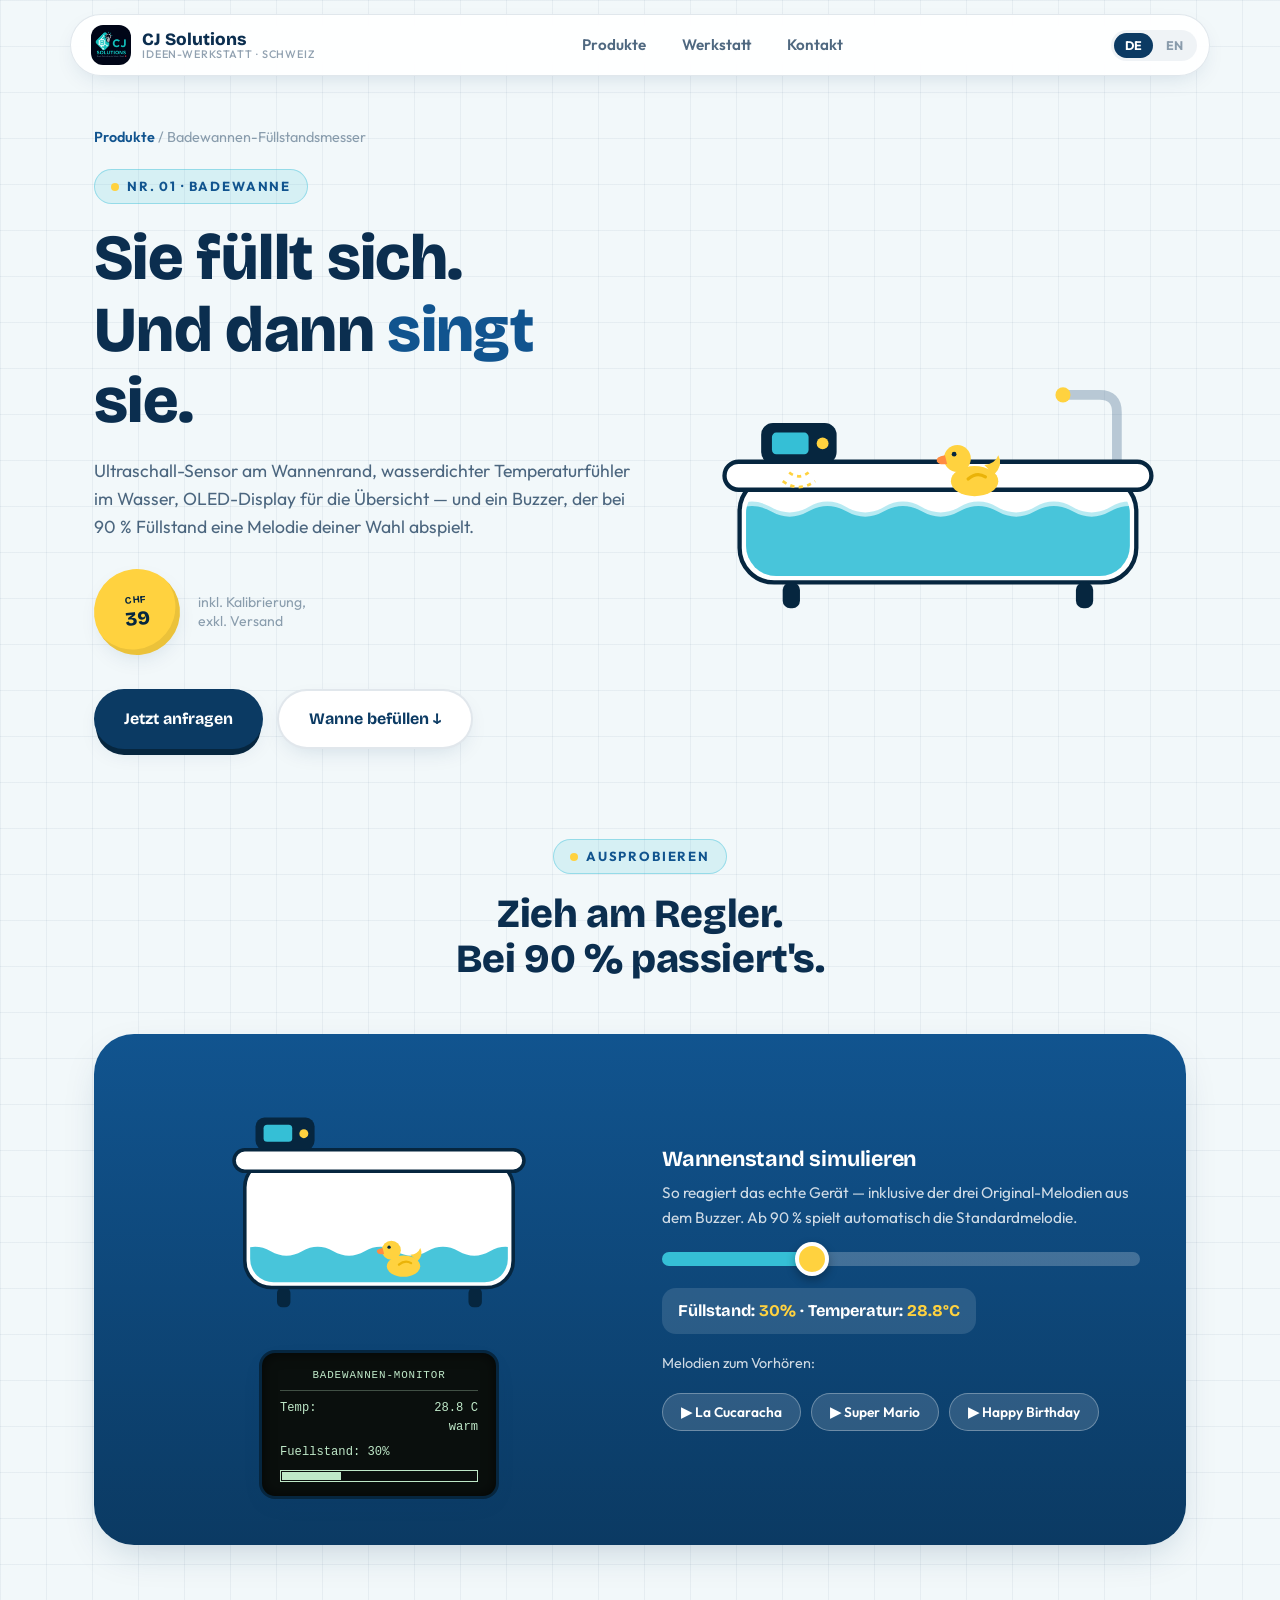
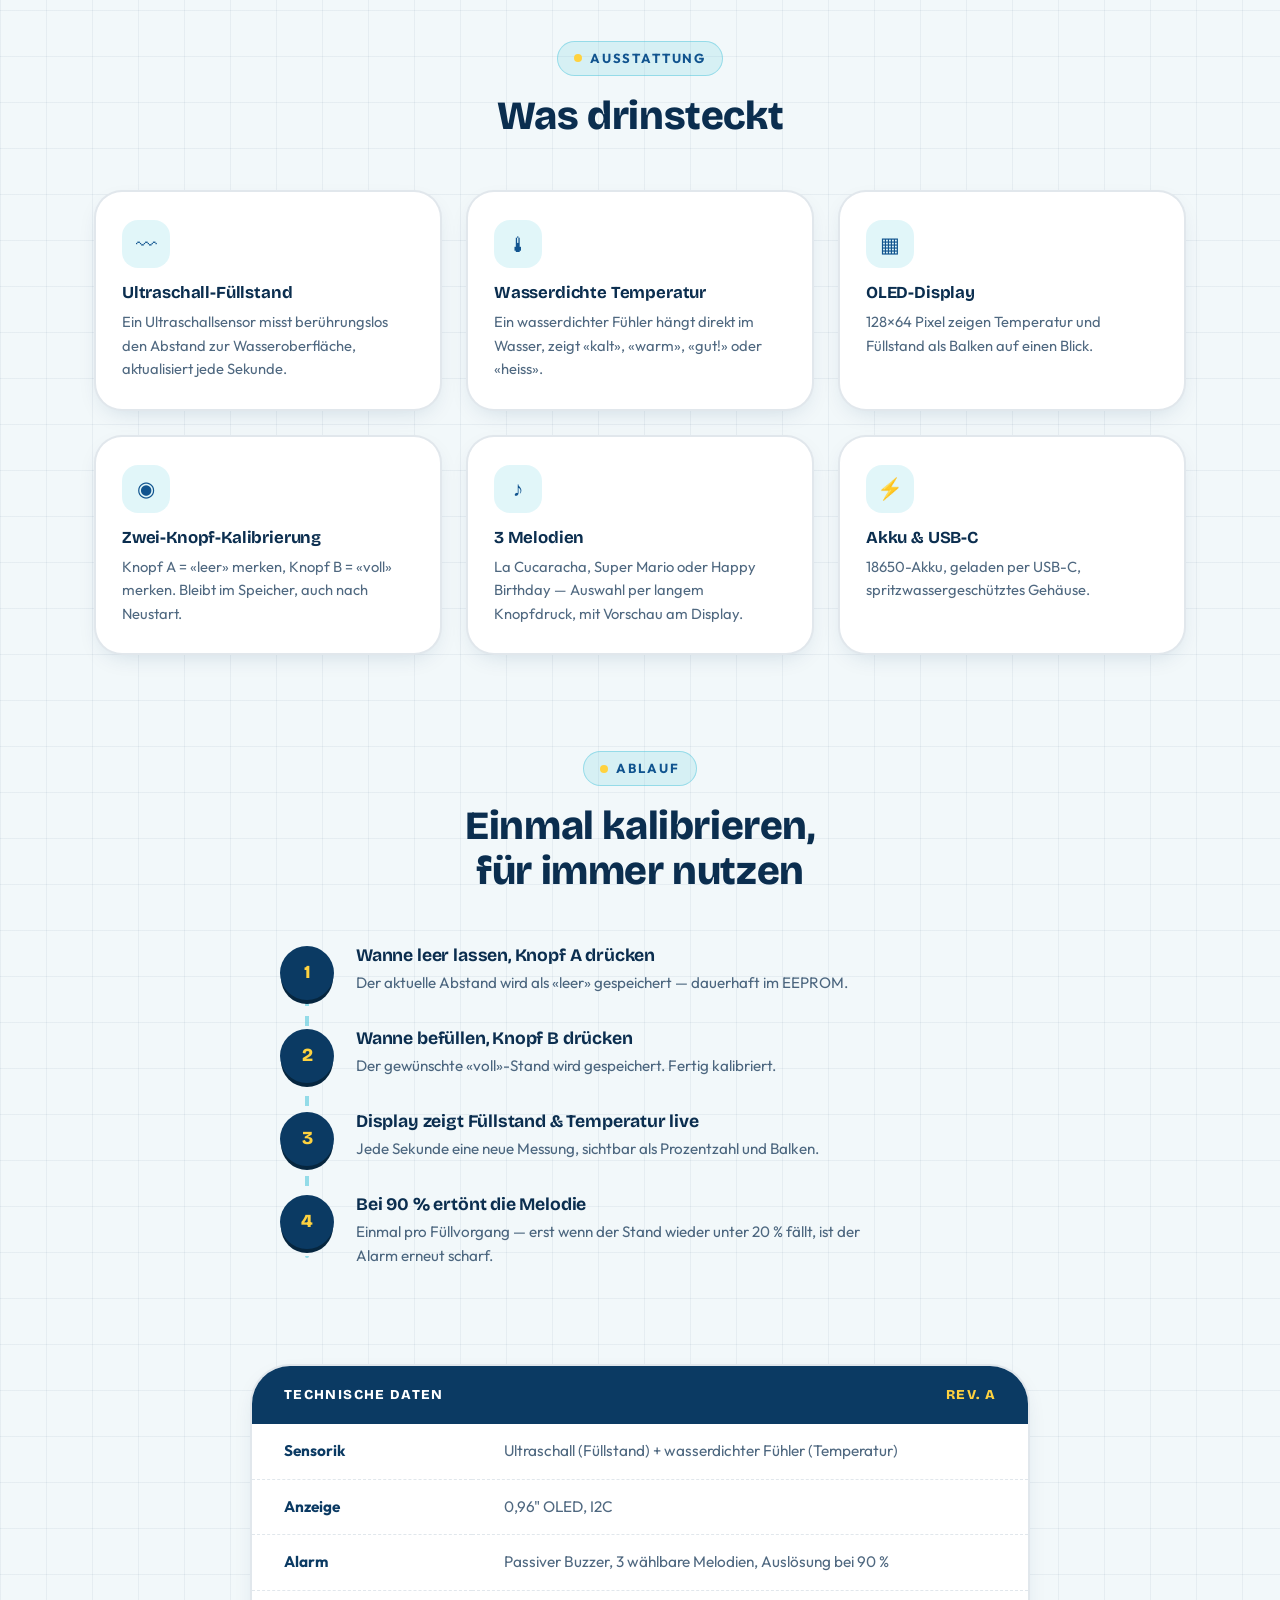
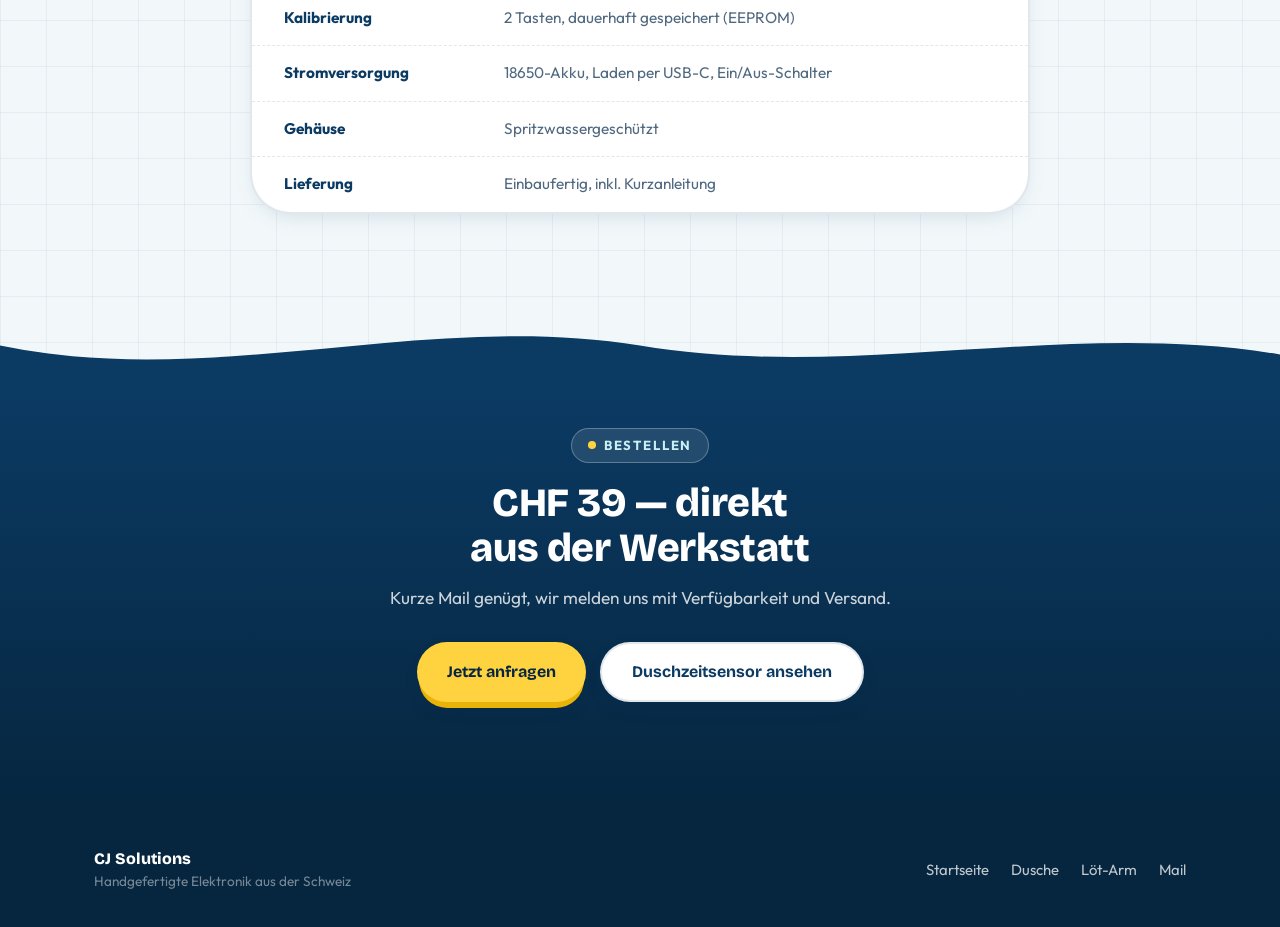
<file: v3/badewanne.html>
<!DOCTYPE html>
<html lang="de">
<head>
<meta charset="UTF-8">
<meta name="viewport" content="width=device-width, initial-scale=1.0">
<title>Badewannen-Füllstandsmesser — CJ Solutions</title>
<meta name="description" content="Misst Füllstand &amp; Wassertemperatur deiner Badewanne und spielt eine Melodie, sobald sie voll ist. Kalibrierbar per Knopfdruck, OLED-Display, Akku mit USB-C-Ladung. CHF 39.">
<link rel="icon" href="../favicon.png">
<meta property="og:type" content="product">
<meta property="og:title" content="Badewannen-Füllstandsmesser — CJ Solutions">
<meta property="og:description" content="Füllstand, Temperatur &amp; eine Melodie, wenn die Wanne voll ist. CHF 39, handgefertigt in der Schweiz.">
<meta property="og:image" content="../og-image.png">

<link rel="preconnect" href="https://fonts.googleapis.com">
<link rel="preconnect" href="https://fonts.gstatic.com" crossorigin>
<link href="https://fonts.googleapis.com/css2?family=Bricolage+Grotesque:opsz,wght@12..96,600..800&family=Outfit:wght@400;500;600;700&display=swap" rel="stylesheet">
<link rel="stylesheet" href="css/style.css">
</head>
<body class="tiles">

<header class="floaty">
  <nav class="navbar">
    <a href="index.html" class="brand">
      <img src="../favicon.png" alt="CJ Solutions" class="brand-mark">
      <span class="brand-name">CJ Solutions<small data-lang-de>Ideen-Werkstatt · Schweiz</small><small data-lang-en>Idea workshop · Switzerland</small></span>
    </a>
    <ul class="nav-links">
      <li><a href="index.html#produkte" data-lang-de>Produkte</a><a href="index.html#produkte" data-lang-en>Products</a></li>
      <li><a href="index.html#werkstatt" data-lang-de>Werkstatt</a><a href="index.html#werkstatt" data-lang-en>Workshop</a></li>
      <li><a href="index.html#kontakt" data-lang-de>Kontakt</a><a href="index.html#kontakt" data-lang-en>Contact</a></li>
    </ul>
    <div class="nav-right">
      <div class="langswitch">
        <button data-lang="de">DE</button>
        <button data-lang="en">EN</button>
      </div>
      <button class="nav-toggle" aria-label="Menu">☰</button>
    </div>
  </nav>
</header>

<!-- ================= PRODUCT HERO ================= -->
<section class="phero">
  <div class="wrap">
    <p class="breadcrumb">
      <a href="index.html" data-lang-de>Produkte</a><a href="index.html" data-lang-en>Products</a>
      <span> / </span>
      <span data-lang-de>Badewannen-Füllstandsmesser</span><span data-lang-en>Bathtub Level Meter</span>
    </p>
    <div class="phero-grid">
      <div class="pop is-in">
        <p class="kicker"><span class="dot"></span><span data-lang-de>Nr. 01 · Badewanne</span><span data-lang-en>No. 01 · Bathtub</span></p>
        <h1>
          <span data-lang-de>Sie füllt sich.<br>Und dann <em style="color:var(--pool-2); font-style:normal;">singt</em> sie.</span>
          <span data-lang-en>It fills up.<br>Then it <em style="color:var(--pool-2); font-style:normal;">sings</em>.</span>
        </h1>
        <p class="lede">
          <span data-lang-de>Ultraschall-Sensor am Wannenrand, wasserdichter Temperaturfühler im Wasser, OLED-Display für die Übersicht — und ein Buzzer, der bei 90&nbsp;% Füllstand eine Melodie deiner Wahl abspielt.</span>
          <span data-lang-en>Ultrasonic sensor at the rim, waterproof temperature probe in the water, an OLED display for the overview — and a buzzer that plays a tune of your choice at 90% fill.</span>
        </p>
        <div class="price-row">
          <span class="price-bubble"><small>CHF</small>39</span>
          <span class="note" data-lang-de>inkl. Kalibrierung,<br>exkl. Versand</span>
          <span class="note" data-lang-en>incl. calibration,<br>excl. shipping</span>
        </div>
        <div class="hero-actions">
          <a href="#bestellen" class="btn btn-splash"><span data-lang-de>Jetzt anfragen</span><span data-lang-en>Enquire now</span></a>
          <a href="#demo" class="btn btn-foam"><span data-lang-de>Wanne befüllen ↓</span><span data-lang-en>Fill the tub ↓</span></a>
        </div>
      </div>

      <div class="pop is-in pop-d2">
        <svg viewBox="0 0 460 340" width="100%" aria-hidden="true">
          <defs>
            <clipPath id="tubClipHero"><rect x="52" y="196" width="356" height="86" rx="28"/></clipPath>
          </defs>
          <path d="M396 176 v-46 q0 -16 -16 -16 h-34" stroke="#0b3a63" stroke-width="9" fill="none" stroke-linecap="round" opacity=".25"/>
          <circle cx="346" cy="114" r="7" fill="#ffd23f"/>
          <rect x="46" y="190" width="368" height="98" rx="32" fill="#ffffff" stroke="#06263f" stroke-width="4"/>
          <g clip-path="url(#tubClipHero)">
            <g transform="translate(40,200)">
              <path class="water-drift slow" fill="#7fd9e8" opacity=".55" d="M0 18 Q 17.5 8 35 18 T 70 18 T 105 18 T 140 18 T 175 18 T 210 18 T 245 18 T 280 18 T 315 18 T 350 18 T 385 18 T 420 18 T 455 18 T 490 18 T 525 18 V 100 H 0 Z"/>
            </g>
            <g transform="translate(40,206)">
              <path class="water-drift" fill="#35bfd6" opacity=".85" d="M0 16 Q 17.5 6 35 16 T 70 16 T 105 16 T 140 16 T 175 16 T 210 16 T 245 16 T 280 16 T 315 16 T 350 16 T 385 16 T 420 16 T 455 16 T 490 16 T 525 16 V 100 H 0 Z"/>
            </g>
          </g>
          <rect x="32" y="176" width="396" height="26" rx="13" fill="#ffffff" stroke="#06263f" stroke-width="4"/>
          <rect x="86" y="288" width="16" height="24" rx="7" fill="#06263f"/>
          <rect x="358" y="288" width="16" height="24" rx="7" fill="#06263f"/>
          <g>
            <rect x="66" y="140" width="70" height="38" rx="11" fill="#06263f"/>
            <rect x="76" y="149" width="34" height="20" rx="4" fill="#35bfd6"/>
            <circle cx="123" cy="159" r="5.5" fill="#ffd23f"/>
            <path d="M92 186 q9 7 18 0" stroke="#ffd23f" stroke-width="2.5" fill="none" stroke-dasharray="4 4"/>
            <path d="M86 194 q15 11 30 0" stroke="#ffd23f" stroke-width="2.5" fill="none" stroke-dasharray="4 4"/>
          </g>
          <g fill="#eab308" font-family="Bricolage Grotesque, sans-serif" font-size="26" font-weight="800">
            <text class="note-float" x="160" y="168">♪</text>
            <text class="note-float n2" x="196" y="176">♫</text>
            <text class="note-float n3" x="140" y="180">♪</text>
          </g>
          <g class="bob" transform="translate(230,152)">
            <ellipse cx="34" cy="42" rx="22" ry="14" fill="#ffd23f"/>
            <path d="M52 36 q9 -9 4 -18 q-3 8 -13 9 Z" fill="#ffd23f"/>
            <circle cx="18" cy="21" r="12.5" fill="#ffd23f"/>
            <path d="M6.5 18 q-9 1.5 -7.5 5.5 q1.5 4 9.5 2.5 Z" fill="#ff8c42"/>
            <circle cx="15" cy="17" r="2.2" fill="#06263f"/>
            <path d="M28 40 q8 -7 16 -2" stroke="#eab308" stroke-width="3" fill="none" stroke-linecap="round"/>
          </g>
        </svg>
      </div>
    </div>
  </div>
</section>

<!-- ================= DEMO ================= -->
<section id="demo" style="padding-top:0;">
  <div class="wrap">
    <div class="section-head center pop">
      <p class="kicker"><span class="dot"></span><span data-lang-de>Ausprobieren</span><span data-lang-en>Try it</span></p>
      <h2><span data-lang-de>Zieh am Regler.<br>Bei 90&nbsp;% passiert's.</span><span data-lang-en>Drag the slider.<br>At 90% it happens.</span></h2>
    </div>

    <div class="demo-panel pop">
      <div class="full-badge" id="fullBadge"><span data-lang-de>♪ Wanne voll!</span><span data-lang-en>♪ Tub full!</span></div>

      <div class="demo-stage" style="flex-direction:column;">
        <svg viewBox="0 0 380 280" width="100%" style="max-width:340px;" aria-hidden="true">
          <defs>
            <clipPath id="demoTubClip"><rect x="46" y="96" width="288" height="130" rx="26"/></clipPath>
          </defs>
          <rect x="40" y="90" width="300" height="142" rx="30" fill="#ffffff" stroke="#06263f" stroke-width="4"/>
          <g clip-path="url(#demoTubClip)">
            <g id="demoWater" style="transform:translateY(117px); transition:transform .2s ease-out;">
              <g transform="translate(34,90)">
                <path class="water-drift" fill="#35bfd6" opacity=".9" d="M0 16 Q 17.5 6 35 16 T 70 16 T 105 16 T 140 16 T 175 16 T 210 16 T 245 16 T 280 16 T 315 16 T 350 16 T 385 16 T 420 16 T 455 16 V 260 H 0 Z"/>
              </g>
            </g>
          </g>
          <rect x="28" y="78" width="324" height="24" rx="12" fill="#ffffff" stroke="#06263f" stroke-width="4"/>
          <rect x="76" y="232" width="15" height="22" rx="6" fill="#06263f"/>
          <rect x="290" y="232" width="15" height="22" rx="6" fill="#06263f"/>
          <g>
            <rect x="52" y="42" width="66" height="36" rx="10" fill="#06263f"/>
            <rect x="61" y="50" width="32" height="19" rx="4" fill="#35bfd6"/>
            <circle cx="106" cy="60" r="5" fill="#ffd23f"/>
          </g>
          <g id="demoDuck" style="transform:translateY(110px); transition:transform .2s ease-out;">
            <g class="bob" transform="translate(160,66) scale(.85)">
              <ellipse cx="34" cy="42" rx="22" ry="14" fill="#ffd23f"/>
              <path d="M52 36 q9 -9 4 -18 q-3 8 -13 9 Z" fill="#ffd23f"/>
              <circle cx="18" cy="21" r="12.5" fill="#ffd23f"/>
              <path d="M6.5 18 q-9 1.5 -7.5 5.5 q1.5 4 9.5 2.5 Z" fill="#ff8c42"/>
              <circle cx="15" cy="17" r="2.2" fill="#06263f"/>
              <path d="M28 40 q8 -7 16 -2" stroke="#eab308" stroke-width="3" fill="none" stroke-linecap="round"/>
            </g>
          </g>
        </svg>

        <div class="oled-mini">
          <div class="oled-title" data-lang-de>BADEWANNEN-MONITOR</div>
          <div class="oled-title" data-lang-en>BATHTUB MONITOR</div>
          <div class="oled-row"><span data-lang-de>Temp:</span><span data-lang-en>Temp:</span><span id="oledTemp">28.0 C</span></div>
          <div class="oled-row"><span></span><span id="oledStatus">warm</span></div>
          <div style="margin-top:6px;"><span data-lang-de>Fuellstand:</span><span data-lang-en>Fill level:</span> <span id="oledPct">30%</span></div>
          <div class="oled-bar"><i id="oledBar" style="width:30%"></i></div>
        </div>
      </div>

      <div>
        <h3 data-lang-de>Wannenstand simulieren</h3>
        <h3 data-lang-en>Simulate tub level</h3>
        <p data-lang-de>So reagiert das echte Gerät — inklusive der drei Original-Melodien aus dem Buzzer. Ab 90&nbsp;% spielt automatisch die Standardmelodie.</p>
        <p data-lang-en>This is exactly how the real device reacts — including the three original buzzer melodies. From 90% the default melody plays automatically.</p>
        <input type="range" class="splash" id="tubSlider" min="0" max="100" value="30" style="--fill:30%;">
        <div class="demo-readout">
          <span data-lang-de>Füllstand:</span><span data-lang-en>Fill level:</span> <b id="tubPct">30%</b> ·
          <span data-lang-de>Temperatur:</span><span data-lang-en>Temperature:</span> <b id="tubTemp">28.0°C</b>
        </div>
        <p style="margin-top:18px; font-size:.9rem;">
          <span data-lang-de>Melodien zum Vorhören:</span>
          <span data-lang-en>Preview the melodies:</span>
        </p>
        <div class="melody-row">
          <button class="melody-btn" data-melody="cucaracha">▶ La Cucaracha</button>
          <button class="melody-btn" data-melody="mario">▶ Super Mario</button>
          <button class="melody-btn" data-melody="birthday">▶ Happy Birthday</button>
        </div>
      </div>
    </div>
  </div>
</section>

<!-- ================= FEATURES ================= -->
<section style="padding-top:0;">
  <div class="wrap">
    <div class="section-head center pop">
      <p class="kicker"><span class="dot"></span><span data-lang-de>Ausstattung</span><span data-lang-en>Features</span></p>
      <h2><span data-lang-de>Was drinsteckt</span><span data-lang-en>What's inside</span></h2>
    </div>
    <div class="feat-grid">
      <div class="feat pop">
        <div class="ico">〰</div>
        <h4 data-lang-de>Ultraschall-Füllstand</h4><h4 data-lang-en>Ultrasonic fill level</h4>
        <p data-lang-de>Ein Ultraschallsensor misst berührungslos den Abstand zur Wasseroberfläche, aktualisiert jede Sekunde.</p>
        <p data-lang-en>An ultrasonic sensor measures the distance to the water surface contact-free, updated every second.</p>
      </div>
      <div class="feat pop pop-d1">
        <div class="ico">🌡</div>
        <h4 data-lang-de>Wasserdichte Temperatur</h4><h4 data-lang-en>Waterproof temperature</h4>
        <p data-lang-de>Ein wasserdichter Fühler hängt direkt im Wasser, zeigt «kalt», «warm», «gut!» oder «heiss».</p>
        <p data-lang-en>A waterproof probe hangs directly in the water, shows "cold", "warm", "just right" or "hot".</p>
      </div>
      <div class="feat pop pop-d2">
        <div class="ico">▦</div>
        <h4 data-lang-de>OLED-Display</h4><h4 data-lang-en>OLED display</h4>
        <p data-lang-de>128×64 Pixel zeigen Temperatur und Füllstand als Balken auf einen Blick.</p>
        <p data-lang-en>128×64 pixels show temperature and fill level as a bar graph at a glance.</p>
      </div>
      <div class="feat pop">
        <div class="ico">◉</div>
        <h4 data-lang-de>Zwei-Knopf-Kalibrierung</h4><h4 data-lang-en>Two-button calibration</h4>
        <p data-lang-de>Knopf A = «leer» merken, Knopf B = «voll» merken. Bleibt im Speicher, auch nach Neustart.</p>
        <p data-lang-en>Button A = mark "empty", button B = mark "full". Saved permanently, even after restart.</p>
      </div>
      <div class="feat pop pop-d1">
        <div class="ico">♪</div>
        <h4 data-lang-de>3 Melodien</h4><h4 data-lang-en>3 melodies</h4>
        <p data-lang-de>La Cucaracha, Super Mario oder Happy Birthday — Auswahl per langem Knopfdruck, mit Vorschau am Display.</p>
        <p data-lang-en>La Cucaracha, Super Mario or Happy Birthday — select via long button press, with a live preview on the display.</p>
      </div>
      <div class="feat pop pop-d2">
        <div class="ico">⚡</div>
        <h4 data-lang-de>Akku &amp; USB-C</h4><h4 data-lang-en>Battery &amp; USB-C</h4>
        <p data-lang-de>18650-Akku, geladen per USB-C, spritzwassergeschütztes Gehäuse.</p>
        <p data-lang-en>18650 battery, charged via USB-C, splash-protected housing.</p>
      </div>
    </div>
  </div>
</section>

<!-- ================= HOW IT WORKS ================= -->
<section style="padding-top:0;">
  <div class="wrap">
    <div class="section-head center pop">
      <p class="kicker"><span class="dot"></span><span data-lang-de>Ablauf</span><span data-lang-en>Process</span></p>
      <h2><span data-lang-de>Einmal kalibrieren,<br>für immer nutzen</span><span data-lang-en>Calibrate once,<br>use forever</span></h2>
    </div>
    <ul class="rail pop">
      <li>
        <span class="badge">1</span>
        <h4 data-lang-de>Wanne leer lassen, Knopf A drücken</h4><h4 data-lang-en>Leave the tub empty, press button A</h4>
        <p data-lang-de>Der aktuelle Abstand wird als «leer» gespeichert — dauerhaft im EEPROM.</p>
        <p data-lang-en>The current distance is saved as "empty" — permanently in EEPROM.</p>
      </li>
      <li>
        <span class="badge">2</span>
        <h4 data-lang-de>Wanne befüllen, Knopf B drücken</h4><h4 data-lang-en>Fill the tub, press button B</h4>
        <p data-lang-de>Der gewünschte «voll»-Stand wird gespeichert. Fertig kalibriert.</p>
        <p data-lang-en>The desired "full" level is saved. Calibration done.</p>
      </li>
      <li>
        <span class="badge">3</span>
        <h4 data-lang-de>Display zeigt Füllstand &amp; Temperatur live</h4><h4 data-lang-en>Display shows fill level &amp; temperature live</h4>
        <p data-lang-de>Jede Sekunde eine neue Messung, sichtbar als Prozentzahl und Balken.</p>
        <p data-lang-en>A new reading every second, visible as a percentage and bar.</p>
      </li>
      <li>
        <span class="badge">4</span>
        <h4 data-lang-de>Bei 90&nbsp;% ertönt die Melodie</h4><h4 data-lang-en>At 90% the melody plays</h4>
        <p data-lang-de>Einmal pro Füllvorgang — erst wenn der Stand wieder unter 20&nbsp;% fällt, ist der Alarm erneut scharf.</p>
        <p data-lang-en>Once per fill cycle — the alarm only re-arms once the level drops back below 20%.</p>
      </li>
    </ul>
  </div>
</section>

<!-- ================= SPECS ================= -->
<section style="padding-top:0;">
  <div class="wrap">
    <div class="spec-card pop">
      <div class="spec-head">
        <span data-lang-de>Technische Daten</span><span data-lang-en>Specifications</span>
        <span>Rev. A</span>
      </div>
      <table class="spec-table">
        <tr><td><span data-lang-de>Sensorik</span><span data-lang-en>Sensors</span></td>
          <td><span data-lang-de>Ultraschall (Füllstand) + wasserdichter Fühler (Temperatur)</span><span data-lang-en>Ultrasonic (fill level) + waterproof probe (temperature)</span></td></tr>
        <tr><td><span data-lang-de>Anzeige</span><span data-lang-en>Display</span></td>
          <td><span data-lang-de>0,96" OLED, I2C</span><span data-lang-en>0.96" OLED, I2C</span></td></tr>
        <tr><td><span data-lang-de>Alarm</span><span data-lang-en>Alarm</span></td>
          <td><span data-lang-de>Passiver Buzzer, 3 wählbare Melodien, Auslösung bei 90&nbsp;%</span><span data-lang-en>Passive buzzer, 3 selectable melodies, triggers at 90%</span></td></tr>
        <tr><td><span data-lang-de>Kalibrierung</span><span data-lang-en>Calibration</span></td>
          <td><span data-lang-de>2 Tasten, dauerhaft gespeichert (EEPROM)</span><span data-lang-en>2 buttons, saved permanently (EEPROM)</span></td></tr>
        <tr><td><span data-lang-de>Stromversorgung</span><span data-lang-en>Power</span></td>
          <td><span data-lang-de>18650-Akku, Laden per USB-C, Ein/Aus-Schalter</span><span data-lang-en>18650 battery, USB-C charging, on/off switch</span></td></tr>
        <tr><td><span data-lang-de>Gehäuse</span><span data-lang-en>Housing</span></td>
          <td><span data-lang-de>Spritzwassergeschützt</span><span data-lang-en>Splash-protected</span></td></tr>
        <tr><td><span data-lang-de>Lieferung</span><span data-lang-en>Delivery</span></td>
          <td><span data-lang-de>Einbaufertig, inkl. Kurzanleitung</span><span data-lang-en>Ready to install, incl. quick-start guide</span></td></tr>
      </table>
    </div>
  </div>
</section>

<!-- ================= ORDER ================= -->
<svg class="wave into-blue" viewBox="0 0 1440 90" preserveAspectRatio="none" aria-hidden="true">
  <path d="M0,40 C240,90 480,0 720,40 C960,80 1200,10 1440,50 L1440,90 L0,90 Z"/>
</svg>
<section class="splash-cta" id="bestellen" style="padding-top:40px;">
  <div class="bubbles" aria-hidden="true"><i></i><i></i><i></i><i></i><i></i><i></i><i></i><i></i></div>
  <div class="wrap" style="max-width:720px; position:relative;">
    <p class="kicker"><span class="dot"></span><span data-lang-de>Bestellen</span><span data-lang-en>Order</span></p>
    <h2><span data-lang-de>CHF 39 — direkt<br>aus der Werkstatt</span><span data-lang-en>CHF 39 — straight<br>from the workshop</span></h2>
    <p class="sub"><span data-lang-de>Kurze Mail genügt, wir melden uns mit Verfügbarkeit und Versand.</span><span data-lang-en>A short email is enough — we'll reply with availability and shipping.</span></p>
    <div class="hero-actions" style="margin-top:30px;">
      <a href="mailto:cj.solutions.switzerland@gmail.com?subject=Bestellung%20Badewannen-F%C3%BCllstandsmesser" class="btn btn-duck"><span data-lang-de>Jetzt anfragen</span><span data-lang-en>Enquire now</span></a>
      <a href="dusche.html" class="btn btn-foam"><span data-lang-de>Duschzeitsensor ansehen</span><span data-lang-en>See shower timer</span></a>
    </div>
  </div>
</section>

<footer class="site">
  <div class="wrap foot-grid">
    <div>
      <div class="foot-brand">CJ Solutions</div>
      <p class="foot-note" data-lang-de>Handgefertigte Elektronik aus der Schweiz</p>
      <p class="foot-note" data-lang-en>Handmade electronics from Switzerland</p>
    </div>
    <ul class="foot-links">
      <li><a href="index.html" data-lang-de>Startseite</a><a href="index.html" data-lang-en>Home</a></li>
      <li><a href="dusche.html" data-lang-de>Dusche</a><a href="dusche.html" data-lang-en>Shower</a></li>
      <li><a href="loetarm.html" data-lang-de>Löt-Arm</a><a href="loetarm.html" data-lang-en>Solder Arm</a></li>
      <li><a href="mailto:cj.solutions.switzerland@gmail.com">Mail</a></li>
    </ul>
  </div>
</footer>

<script src="js/main.js"></script>
<script>
(function(){
  var slider = document.getElementById("tubSlider");
  var pctOut = document.getElementById("tubPct");
  var tempOut = document.getElementById("tubTemp");
  var water = document.getElementById("demoWater");
  var duck = document.getElementById("demoDuck");
  var badge = document.getElementById("fullBadge");
  var oledTemp = document.getElementById("oledTemp");
  var oledStatus = document.getElementById("oledStatus");
  var oledPct = document.getElementById("oledPct");
  var oledBar = document.getElementById("oledBar");
  var played = false;

  /* water surface travels between y=130 (empty, 0%) and y=0 (full, 100%)
     inside the clipped tub area */
  var EMPTY_Y = 122, FULL_Y = 0;

  function statusFor(t){
    if(t < 27) return "kalt";
    if(t < 34) return "warm";
    if(t < 38) return "gut!";
    return "heiss";
  }

  function update(){
    var pct = parseInt(slider.value, 10);
    var temp = (24 + (pct/100)*16).toFixed(1);
    var y = EMPTY_Y + (FULL_Y - EMPTY_Y) * (pct/100);

    slider.style.setProperty("--fill", pct + "%");
    pctOut.textContent = pct + "%";
    tempOut.textContent = temp + "°C";
    water.style.transform = "translateY(" + y + "px)";
    /* the duck rests on the tub floor while the water is very low */
    duck.style.transform = "translateY(" + Math.min(y, 110) + "px)";

    oledTemp.textContent = temp + " C";
    oledStatus.textContent = statusFor(parseFloat(temp));
    oledPct.textContent = pct + "%";
    oledBar.style.width = pct + "%";

    if(pct >= 90 && !played){
      played = true;
      badge.classList.add("show");
      cjPlayMelody("cucaracha");
    }
    if(pct < 90){ badge.classList.remove("show"); }
    if(pct < 20){ played = false; }
  }

  slider.addEventListener("input", update);
  update();
})();
</script>
</body>
</html>
</file>
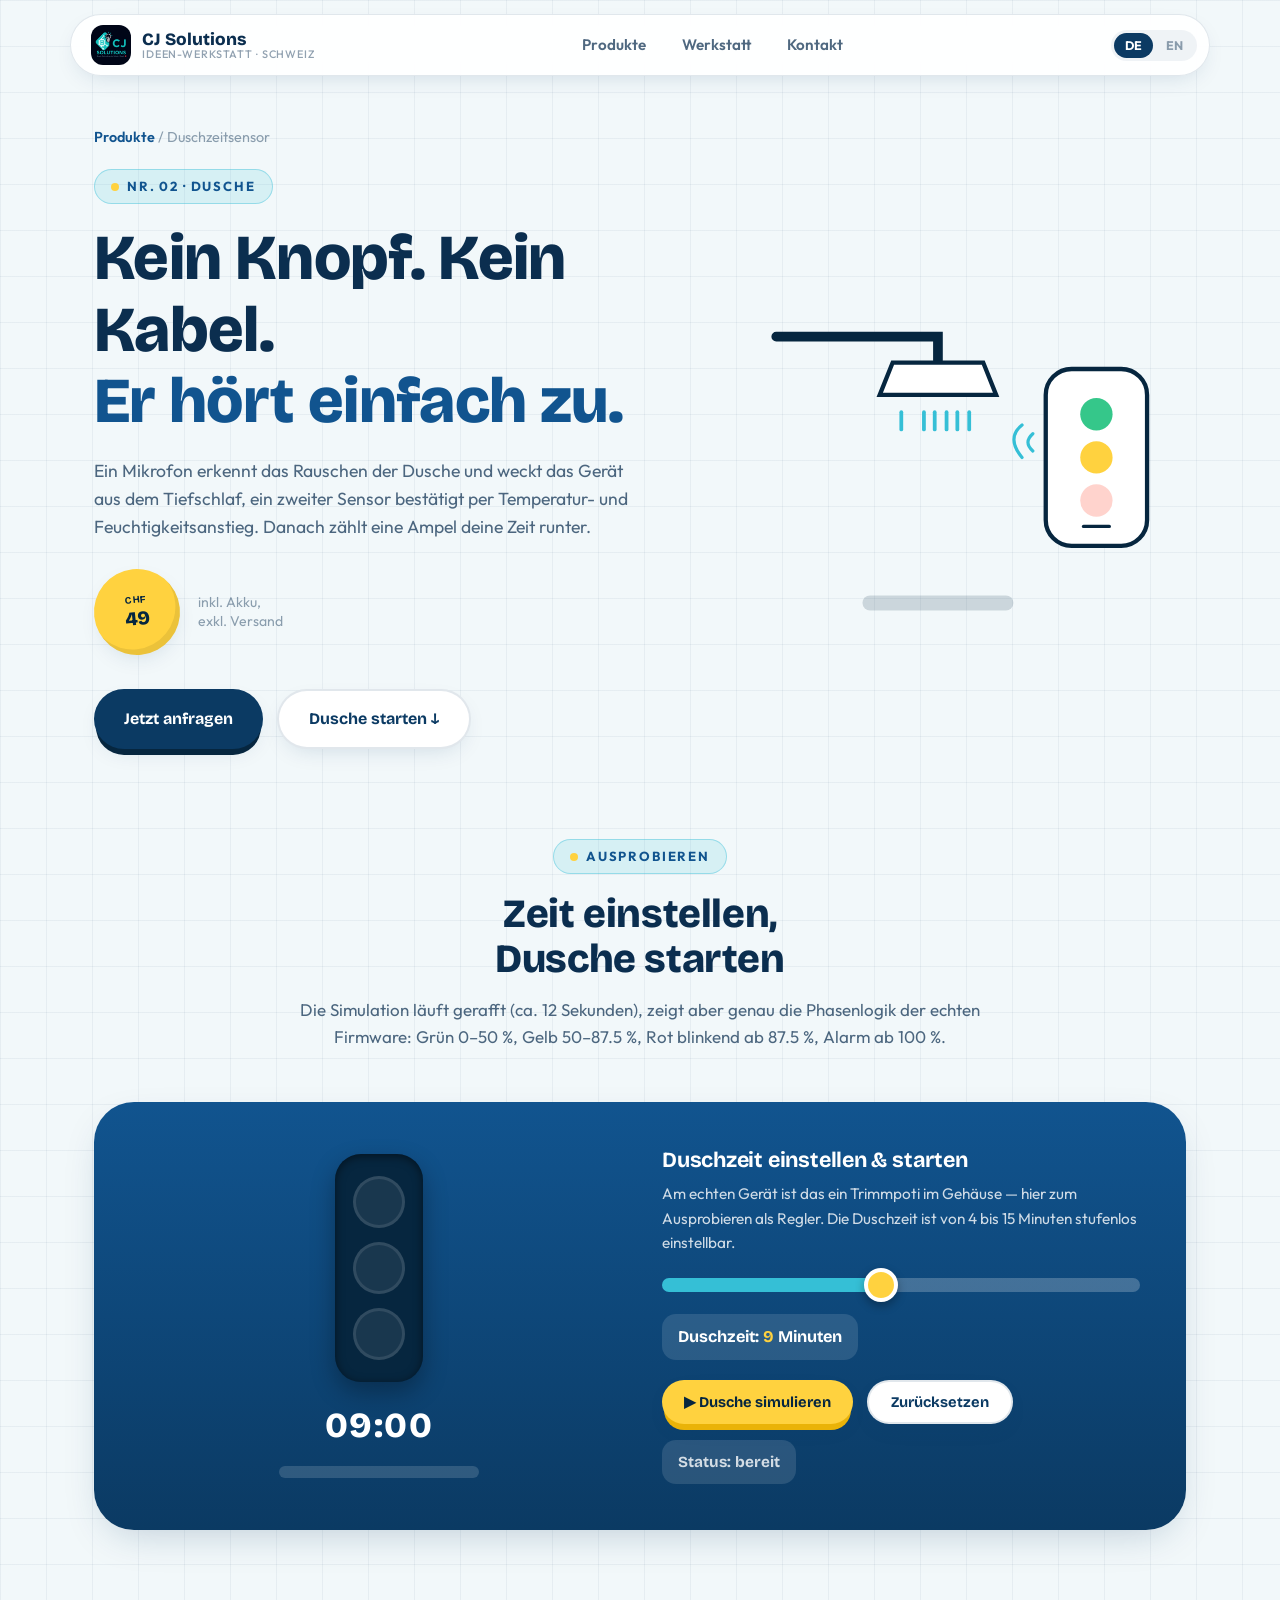
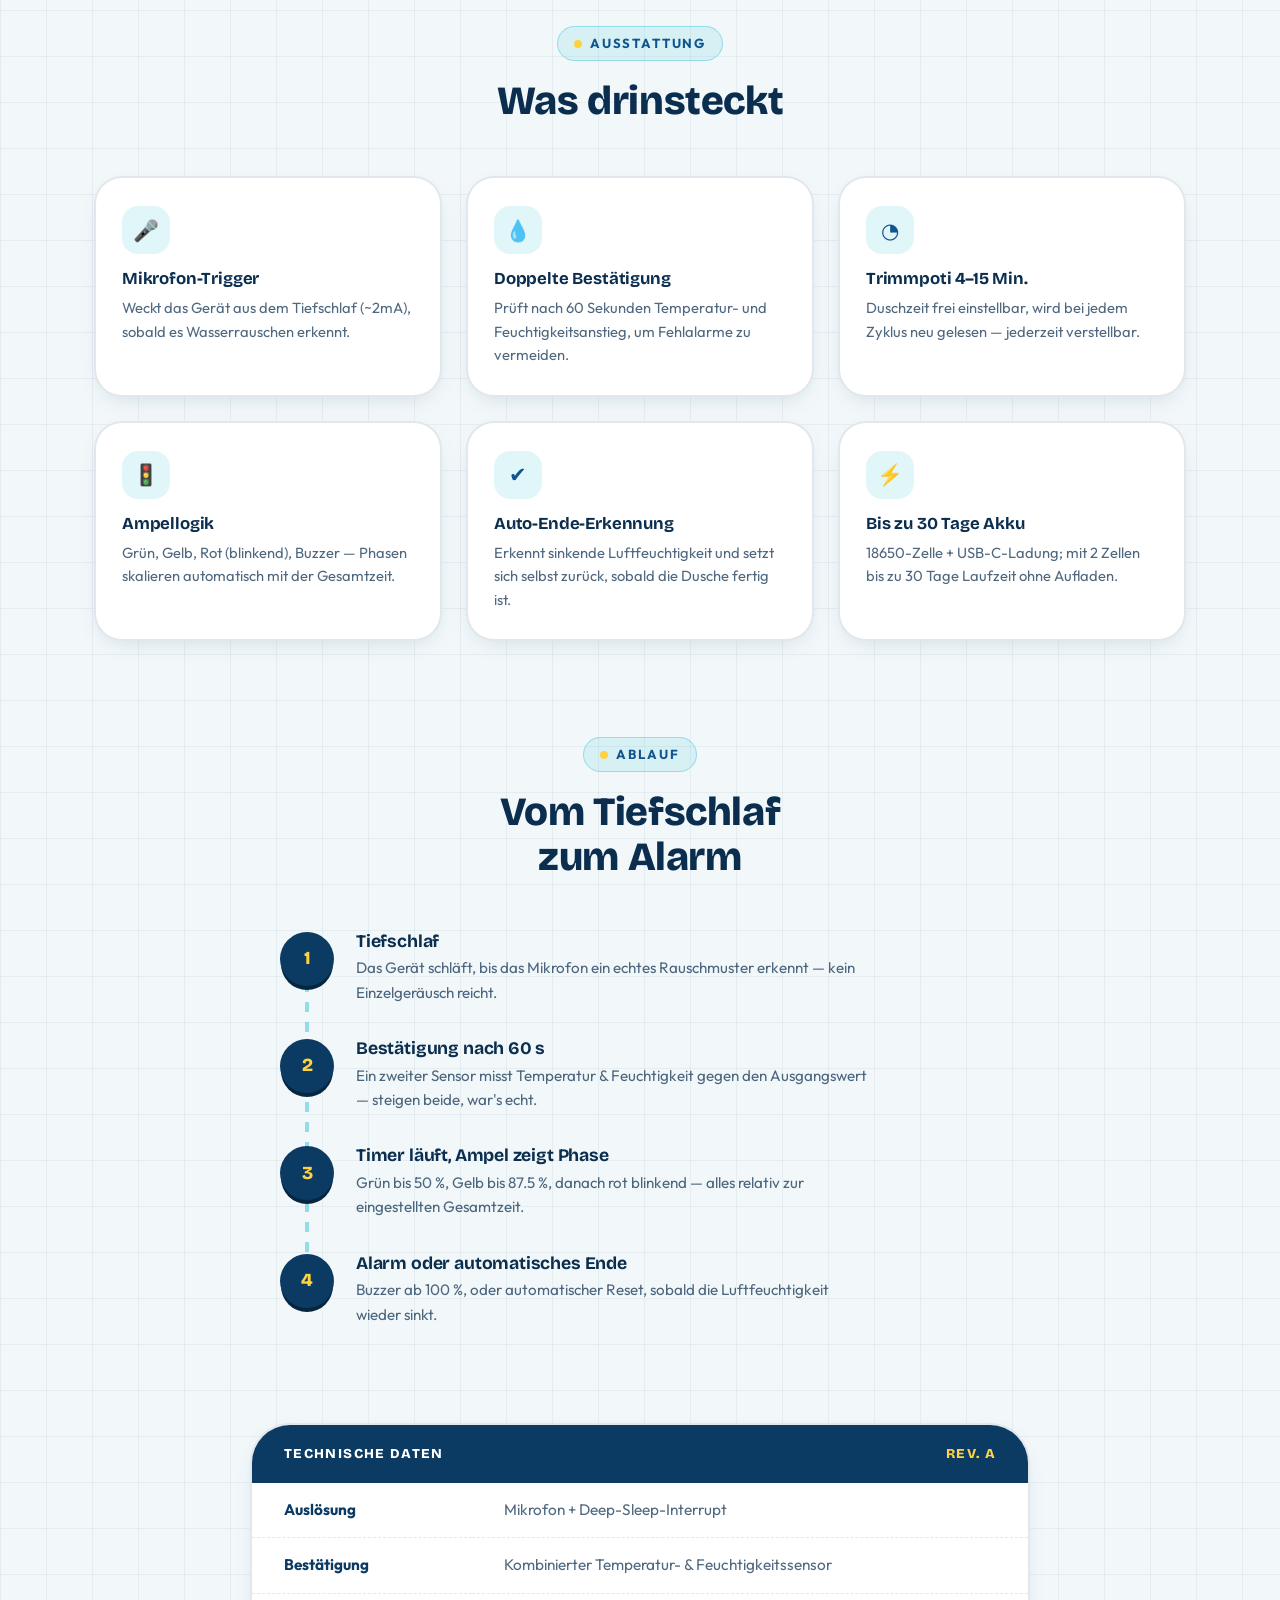
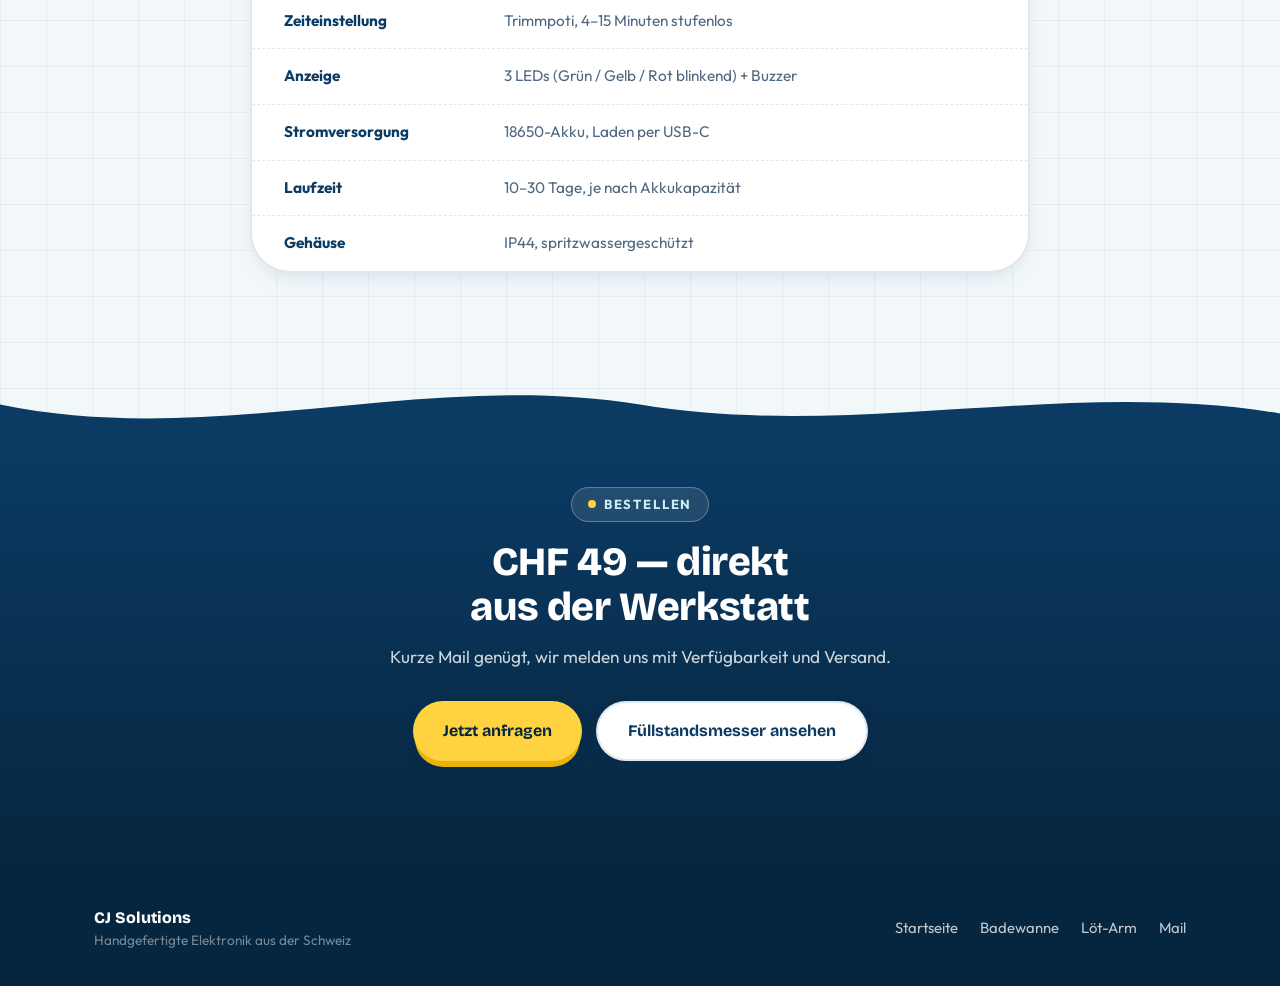
<file: v3/dusche.html>
<!DOCTYPE html>
<html lang="de">
<head>
<meta charset="UTF-8">
<meta name="viewport" content="width=device-width, initial-scale=1.0">
<title>Duschzeitsensor — CJ Solutions</title>
<meta name="description" content="Kabelloser Duschzeitsensor: startet automatisch per Mikrofon, bestätigt per Temperatur- und Feuchtigkeitsanstieg, zeigt die Restzeit per Ampel. Dauer 4–15 Minuten einstellbar. CHF 49.">
<link rel="icon" href="../favicon.png">
<meta property="og:type" content="product">
<meta property="og:title" content="Duschzeitsensor — CJ Solutions">
<meta property="og:description" content="Kein Kabel, kein Knopf, keine App. Startet automatisch, Ampellogik, 4–15 Min. einstellbar. CHF 49, handgefertigt in der Schweiz.">
<meta property="og:image" content="../og-image.png">

<link rel="preconnect" href="https://fonts.googleapis.com">
<link rel="preconnect" href="https://fonts.gstatic.com" crossorigin>
<link href="https://fonts.googleapis.com/css2?family=Bricolage+Grotesque:opsz,wght@12..96,600..800&family=Outfit:wght@400;500;600;700&display=swap" rel="stylesheet">
<link rel="stylesheet" href="css/style.css">
</head>
<body class="tiles">

<header class="floaty">
  <nav class="navbar">
    <a href="index.html" class="brand">
      <img src="../favicon.png" alt="CJ Solutions" class="brand-mark">
      <span class="brand-name">CJ Solutions<small data-lang-de>Ideen-Werkstatt · Schweiz</small><small data-lang-en>Idea workshop · Switzerland</small></span>
    </a>
    <ul class="nav-links">
      <li><a href="index.html#produkte" data-lang-de>Produkte</a><a href="index.html#produkte" data-lang-en>Products</a></li>
      <li><a href="index.html#werkstatt" data-lang-de>Werkstatt</a><a href="index.html#werkstatt" data-lang-en>Workshop</a></li>
      <li><a href="index.html#kontakt" data-lang-de>Kontakt</a><a href="index.html#kontakt" data-lang-en>Contact</a></li>
    </ul>
    <div class="nav-right">
      <div class="langswitch">
        <button data-lang="de">DE</button>
        <button data-lang="en">EN</button>
      </div>
      <button class="nav-toggle" aria-label="Menu">☰</button>
    </div>
  </nav>
</header>

<!-- ================= PRODUCT HERO ================= -->
<section class="phero">
  <div class="wrap">
    <p class="breadcrumb">
      <a href="index.html" data-lang-de>Produkte</a><a href="index.html" data-lang-en>Products</a>
      <span> / </span>
      <span data-lang-de>Duschzeitsensor</span><span data-lang-en>Shower Timer</span>
    </p>
    <div class="phero-grid">
      <div class="pop is-in">
        <p class="kicker"><span class="dot"></span><span data-lang-de>Nr. 02 · Dusche</span><span data-lang-en>No. 02 · Shower</span></p>
        <h1>
          <span data-lang-de>Kein Knopf. Kein Kabel.<br><em style="color:var(--pool-2); font-style:normal;">Er hört einfach zu.</em></span>
          <span data-lang-en>No button. No cable.<br><em style="color:var(--pool-2); font-style:normal;">It just listens.</em></span>
        </h1>
        <p class="lede">
          <span data-lang-de>Ein Mikrofon erkennt das Rauschen der Dusche und weckt das Gerät aus dem Tiefschlaf, ein zweiter Sensor bestätigt per Temperatur- und Feuchtigkeitsanstieg. Danach zählt eine Ampel deine Zeit runter.</span>
          <span data-lang-en>A microphone detects the sound of the shower and wakes the device from deep sleep, a second sensor confirms via rising temperature and humidity. Then a traffic light counts down your time.</span>
        </p>
        <div class="price-row">
          <span class="price-bubble"><small>CHF</small>49</span>
          <span class="note" data-lang-de>inkl. Akku,<br>exkl. Versand</span>
          <span class="note" data-lang-en>incl. battery,<br>excl. shipping</span>
        </div>
        <div class="hero-actions">
          <a href="#bestellen" class="btn btn-splash"><span data-lang-de>Jetzt anfragen</span><span data-lang-en>Enquire now</span></a>
          <a href="#demo" class="btn btn-foam"><span data-lang-de>Dusche starten ↓</span><span data-lang-en>Start the shower ↓</span></a>
        </div>
      </div>

      <div class="pop is-in pop-d2">
        <svg viewBox="0 0 460 340" width="100%" aria-hidden="true">
          <path d="M80 60 H 230 v22" stroke="#06263f" stroke-width="9" fill="none" stroke-linecap="round"/>
          <path d="M188 84 h84 l12 30 h-108 Z" fill="#ffffff" stroke="#06263f" stroke-width="4"/>
          <g class="drops">
            <line x1="196" y1="130" x2="196" y2="146"/>
            <line x1="217" y1="130" x2="217" y2="146"/>
            <line x1="238" y1="130" x2="238" y2="146"/>
            <line x1="259" y1="130" x2="259" y2="146"/>
            <line x1="227" y1="130" x2="227" y2="146"/>
            <line x1="248" y1="130" x2="248" y2="146"/>
          </g>
          <rect x="160" y="300" width="140" height="14" rx="7" fill="#06263f" opacity=".16"/>
          <g class="steam" transform="translate(300,180)" style="opacity:.5;">
            <path d="M0 46 q7 -12 0 -24 q-7 -12 0 -22" style="stroke:rgba(11,58,99,.4);"/>
            <path d="M24 46 q7 -12 0 -24 q-7 -12 0 -22" style="stroke:rgba(11,58,99,.4);"/>
          </g>
          <!-- device -->
          <g>
            <rect x="330" y="90" width="94" height="164" rx="24" fill="#ffffff" stroke="#06263f" stroke-width="4"/>
            <circle cx="377" cy="132" r="15" fill="#35c78a"/>
            <circle cx="377" cy="172" r="15" fill="#ffd23f"/>
            <circle cx="377" cy="212" r="15" fill="#ff6f59" opacity=".3"/>
            <line x1="365" y1="236" x2="389" y2="236" stroke="#06263f" stroke-width="3" stroke-linecap="round"/>
            <path d="M318 150 q-9 8 0 16 M308 142 q-15 12 0 30" stroke="#35bfd6" stroke-width="3" fill="none" stroke-linecap="round"/>
          </g>
        </svg>
      </div>
    </div>
  </div>
</section>

<!-- ================= DEMO ================= -->
<section id="demo" style="padding-top:0;">
  <div class="wrap">
    <div class="section-head center pop">
      <p class="kicker"><span class="dot"></span><span data-lang-de>Ausprobieren</span><span data-lang-en>Try it</span></p>
      <h2><span data-lang-de>Zeit einstellen,<br>Dusche starten</span><span data-lang-en>Set the time,<br>start the shower</span></h2>
      <p class="sub"><span data-lang-de>Die Simulation läuft gerafft (ca. 12 Sekunden), zeigt aber genau die Phasenlogik der echten Firmware: Grün 0–50&nbsp;%, Gelb 50–87.5&nbsp;%, Rot blinkend ab 87.5&nbsp;%, Alarm ab 100&nbsp;%.</span>
      <span data-lang-en>The simulation runs sped up (~12 seconds) but shows the exact phase logic of the real firmware: green 0–50%, yellow 50–87.5%, blinking red from 87.5%, alarm from 100%.</span></p>
    </div>

    <div class="demo-panel pop">
      <div class="demo-stage" style="flex-direction:column;">
        <div class="ampel">
          <div class="led green" id="ledGreen"></div>
          <div class="led amber" id="ledYellow"></div>
          <div class="led red" id="ledRed"></div>
        </div>
        <div class="countdown" id="countdownLabel">09:00</div>
        <div class="shower-progress"><i id="showerProgress"></i></div>
      </div>

      <div>
        <h3 data-lang-de>Duschzeit einstellen &amp; starten</h3>
        <h3 data-lang-en>Set shower time &amp; start</h3>
        <p data-lang-de>Am echten Gerät ist das ein Trimmpoti im Gehäuse — hier zum Ausprobieren als Regler. Die Duschzeit ist von 4 bis 15 Minuten stufenlos einstellbar.</p>
        <p data-lang-en>On the real device this is a trim potentiometer inside the housing — here as a slider to play with. Shower time is steplessly adjustable from 4 to 15 minutes.</p>
        <input type="range" class="splash" id="minSlider" min="4" max="15" value="9" style="--fill:45%;">
        <div class="demo-readout">
          <span data-lang-de>Duschzeit:</span><span data-lang-en>Shower time:</span> <b id="minutesLabel">9</b> <span data-lang-de>Minuten</span><span data-lang-en>minutes</span>
        </div>
        <div class="hero-actions" style="margin-top:20px;">
          <button class="btn btn-duck btn-sm" id="startSim"><span data-lang-de>▶ Dusche simulieren</span><span data-lang-en>▶ Simulate shower</span></button>
          <button class="btn btn-foam btn-sm" id="resetSim"><span data-lang-de>Zurücksetzen</span><span data-lang-en>Reset</span></button>
        </div>
        <p class="demo-readout" style="margin-top:16px;" id="phaseReadout" data-lang-de>Status: bereit</p>
        <p class="demo-readout" style="margin-top:16px;" id="phaseReadoutEn" data-lang-en>Status: ready</p>
      </div>
    </div>
  </div>
</section>

<!-- ================= FEATURES ================= -->
<section style="padding-top:0;">
  <div class="wrap">
    <div class="section-head center pop">
      <p class="kicker"><span class="dot"></span><span data-lang-de>Ausstattung</span><span data-lang-en>Features</span></p>
      <h2><span data-lang-de>Was drinsteckt</span><span data-lang-en>What's inside</span></h2>
    </div>
    <div class="feat-grid">
      <div class="feat pop">
        <div class="ico">🎤</div>
        <h4 data-lang-de>Mikrofon-Trigger</h4><h4 data-lang-en>Microphone trigger</h4>
        <p data-lang-de>Weckt das Gerät aus dem Tiefschlaf (~2mA), sobald es Wasserrauschen erkennt.</p>
        <p data-lang-en>Wakes the device from deep sleep (~2mA) as soon as it detects shower noise.</p>
      </div>
      <div class="feat pop pop-d1">
        <div class="ico">💧</div>
        <h4 data-lang-de>Doppelte Bestätigung</h4><h4 data-lang-en>Double confirmation</h4>
        <p data-lang-de>Prüft nach 60 Sekunden Temperatur- und Feuchtigkeitsanstieg, um Fehlalarme zu vermeiden.</p>
        <p data-lang-en>Checks for a rise in temperature and humidity after 60 seconds to avoid false alarms.</p>
      </div>
      <div class="feat pop pop-d2">
        <div class="ico">◔</div>
        <h4 data-lang-de>Trimmpoti 4–15 Min.</h4><h4 data-lang-en>Trim pot 4–15 min</h4>
        <p data-lang-de>Duschzeit frei einstellbar, wird bei jedem Zyklus neu gelesen — jederzeit verstellbar.</p>
        <p data-lang-en>Shower time freely adjustable, re-read on every cycle — can be changed anytime.</p>
      </div>
      <div class="feat pop">
        <div class="ico">🚦</div>
        <h4 data-lang-de>Ampellogik</h4><h4 data-lang-en>Traffic light logic</h4>
        <p data-lang-de>Grün, Gelb, Rot (blinkend), Buzzer — Phasen skalieren automatisch mit der Gesamtzeit.</p>
        <p data-lang-en>Green, yellow, blinking red, buzzer — phases automatically scale with total time.</p>
      </div>
      <div class="feat pop pop-d1">
        <div class="ico">✔</div>
        <h4 data-lang-de>Auto-Ende-Erkennung</h4><h4 data-lang-en>Auto end detection</h4>
        <p data-lang-de>Erkennt sinkende Luftfeuchtigkeit und setzt sich selbst zurück, sobald die Dusche fertig ist.</p>
        <p data-lang-en>Detects falling humidity and resets itself once the shower has finished.</p>
      </div>
      <div class="feat pop pop-d2">
        <div class="ico">⚡</div>
        <h4 data-lang-de>Bis zu 30 Tage Akku</h4><h4 data-lang-en>Up to 30 days battery</h4>
        <p data-lang-de>18650-Zelle + USB-C-Ladung; mit 2 Zellen bis zu 30 Tage Laufzeit ohne Aufladen.</p>
        <p data-lang-en>18650 cell + USB-C charging; with 2 cells up to 30 days runtime without recharging.</p>
      </div>
    </div>
  </div>
</section>

<!-- ================= HOW IT WORKS ================= -->
<section style="padding-top:0;">
  <div class="wrap">
    <div class="section-head center pop">
      <p class="kicker"><span class="dot"></span><span data-lang-de>Ablauf</span><span data-lang-en>Process</span></p>
      <h2><span data-lang-de>Vom Tiefschlaf<br>zum Alarm</span><span data-lang-en>From deep sleep<br>to alarm</span></h2>
    </div>
    <ul class="rail pop">
      <li>
        <span class="badge">1</span>
        <h4 data-lang-de>Tiefschlaf</h4><h4 data-lang-en>Deep sleep</h4>
        <p data-lang-de>Das Gerät schläft, bis das Mikrofon ein echtes Rauschmuster erkennt — kein Einzelgeräusch reicht.</p>
        <p data-lang-en>The device sleeps until the microphone detects a genuine noise pattern — a single sound isn't enough.</p>
      </li>
      <li>
        <span class="badge">2</span>
        <h4 data-lang-de>Bestätigung nach 60&nbsp;s</h4><h4 data-lang-en>Confirmation after 60s</h4>
        <p data-lang-de>Ein zweiter Sensor misst Temperatur &amp; Feuchtigkeit gegen den Ausgangswert — steigen beide, war's echt.</p>
        <p data-lang-en>A second sensor measures temperature &amp; humidity against the baseline — if both rise, it was real.</p>
      </li>
      <li>
        <span class="badge">3</span>
        <h4 data-lang-de>Timer läuft, Ampel zeigt Phase</h4><h4 data-lang-en>Timer runs, traffic light shows phase</h4>
        <p data-lang-de>Grün bis 50&nbsp;%, Gelb bis 87.5&nbsp;%, danach rot blinkend — alles relativ zur eingestellten Gesamtzeit.</p>
        <p data-lang-en>Green until 50%, yellow until 87.5%, then blinking red — all relative to the total time you set.</p>
      </li>
      <li>
        <span class="badge">4</span>
        <h4 data-lang-de>Alarm oder automatisches Ende</h4><h4 data-lang-en>Alarm or automatic end</h4>
        <p data-lang-de>Buzzer ab 100&nbsp;%, oder automatischer Reset, sobald die Luftfeuchtigkeit wieder sinkt.</p>
        <p data-lang-en>Buzzer from 100%, or automatic reset once humidity drops again.</p>
      </li>
    </ul>
  </div>
</section>

<!-- ================= SPECS ================= -->
<section style="padding-top:0;">
  <div class="wrap">
    <div class="spec-card pop">
      <div class="spec-head">
        <span data-lang-de>Technische Daten</span><span data-lang-en>Specifications</span>
        <span>Rev. A</span>
      </div>
      <table class="spec-table">
        <tr><td><span data-lang-de>Auslösung</span><span data-lang-en>Trigger</span></td>
          <td><span data-lang-de>Mikrofon + Deep-Sleep-Interrupt</span><span data-lang-en>Microphone + deep-sleep interrupt</span></td></tr>
        <tr><td><span data-lang-de>Bestätigung</span><span data-lang-en>Confirmation</span></td>
          <td><span data-lang-de>Kombinierter Temperatur- &amp; Feuchtigkeitssensor</span><span data-lang-en>Combined temperature &amp; humidity sensor</span></td></tr>
        <tr><td><span data-lang-de>Zeiteinstellung</span><span data-lang-en>Time setting</span></td>
          <td><span data-lang-de>Trimmpoti, 4–15 Minuten stufenlos</span><span data-lang-en>Trim potentiometer, 4–15 minutes stepless</span></td></tr>
        <tr><td><span data-lang-de>Anzeige</span><span data-lang-en>Display</span></td>
          <td><span data-lang-de>3 LEDs (Grün / Gelb / Rot blinkend) + Buzzer</span><span data-lang-en>3 LEDs (green / yellow / blinking red) + buzzer</span></td></tr>
        <tr><td><span data-lang-de>Stromversorgung</span><span data-lang-en>Power</span></td>
          <td><span data-lang-de>18650-Akku, Laden per USB-C</span><span data-lang-en>18650 battery, USB-C charging</span></td></tr>
        <tr><td><span data-lang-de>Laufzeit</span><span data-lang-en>Runtime</span></td>
          <td><span data-lang-de>10–30 Tage, je nach Akkukapazität</span><span data-lang-en>10–30 days, depending on battery capacity</span></td></tr>
        <tr><td><span data-lang-de>Gehäuse</span><span data-lang-en>Housing</span></td>
          <td><span data-lang-de>IP44, spritzwassergeschützt</span><span data-lang-en>IP44, splash-protected</span></td></tr>
      </table>
    </div>
  </div>
</section>

<!-- ================= ORDER ================= -->
<svg class="wave into-blue" viewBox="0 0 1440 90" preserveAspectRatio="none" aria-hidden="true">
  <path d="M0,40 C240,90 480,0 720,40 C960,80 1200,10 1440,50 L1440,90 L0,90 Z"/>
</svg>
<section class="splash-cta" id="bestellen" style="padding-top:40px;">
  <div class="bubbles" aria-hidden="true"><i></i><i></i><i></i><i></i><i></i><i></i><i></i><i></i></div>
  <div class="wrap" style="max-width:720px; position:relative;">
    <p class="kicker"><span class="dot"></span><span data-lang-de>Bestellen</span><span data-lang-en>Order</span></p>
    <h2><span data-lang-de>CHF 49 — direkt<br>aus der Werkstatt</span><span data-lang-en>CHF 49 — straight<br>from the workshop</span></h2>
    <p class="sub"><span data-lang-de>Kurze Mail genügt, wir melden uns mit Verfügbarkeit und Versand.</span><span data-lang-en>A short email is enough — we'll reply with availability and shipping.</span></p>
    <div class="hero-actions" style="margin-top:30px;">
      <a href="mailto:cj.solutions.switzerland@gmail.com?subject=Bestellung%20Duschzeitsensor" class="btn btn-duck"><span data-lang-de>Jetzt anfragen</span><span data-lang-en>Enquire now</span></a>
      <a href="badewanne.html" class="btn btn-foam"><span data-lang-de>Füllstandsmesser ansehen</span><span data-lang-en>See level meter</span></a>
    </div>
  </div>
</section>

<footer class="site">
  <div class="wrap foot-grid">
    <div>
      <div class="foot-brand">CJ Solutions</div>
      <p class="foot-note" data-lang-de>Handgefertigte Elektronik aus der Schweiz</p>
      <p class="foot-note" data-lang-en>Handmade electronics from Switzerland</p>
    </div>
    <ul class="foot-links">
      <li><a href="index.html" data-lang-de>Startseite</a><a href="index.html" data-lang-en>Home</a></li>
      <li><a href="badewanne.html" data-lang-de>Badewanne</a><a href="badewanne.html" data-lang-en>Bathtub</a></li>
      <li><a href="loetarm.html" data-lang-de>Löt-Arm</a><a href="loetarm.html" data-lang-en>Solder Arm</a></li>
      <li><a href="mailto:cj.solutions.switzerland@gmail.com">Mail</a></li>
    </ul>
  </div>
</footer>

<script src="js/main.js"></script>
<script>
(function(){
  var slider = document.getElementById("minSlider");
  var minutesLabel = document.getElementById("minutesLabel");
  var countdownLabel = document.getElementById("countdownLabel");
  var ledGreen = document.getElementById("ledGreen");
  var ledYellow = document.getElementById("ledYellow");
  var ledRed = document.getElementById("ledRed");
  var progressBar = document.getElementById("showerProgress");
  var phaseReadout = document.getElementById("phaseReadout");
  var phaseReadoutEn = document.getElementById("phaseReadoutEn");
  var startBtn = document.getElementById("startSim");
  var resetBtn = document.getElementById("resetSim");

  var MIN = 4, MAX = 15;
  var minutes = 9;
  var running = false;
  var rafId = null;
  var startTime = null;
  var DEMO_MS = 12000;
  var ALARM_MS = 2200;

  function syncSlider(){
    minutes = parseInt(slider.value, 10);
    minutesLabel.textContent = minutes;
    slider.style.setProperty("--fill", ((minutes - MIN) / (MAX - MIN) * 100) + "%");
    if(!running) formatCountdown(minutes * 60);
  }
  slider.addEventListener("input", function(){
    if(running){ slider.value = minutes; return; }
    syncSlider();
  });

  function formatCountdown(sec){
    sec = Math.max(0, Math.round(sec));
    var m = Math.floor(sec/60), s = sec % 60;
    countdownLabel.textContent = (m<10?"0":"")+m + ":" + (s<10?"0":"")+s;
  }

  function setLeds(g,y,r){
    ledGreen.classList.toggle("on", g);
    ledYellow.classList.toggle("on", y);
    ledRed.classList.toggle("on", r);
  }

  function setPhaseText(de, en){
    phaseReadout.textContent = "Status: " + de;
    phaseReadoutEn.textContent = "Status: " + en;
  }

  function resetDemo(){
    running = false;
    if(rafId) cancelAnimationFrame(rafId);
    startTime = null;
    setLeds(false,false,false);
    progressBar.style.width = "0%";
    formatCountdown(minutes*60);
    setPhaseText("bereit", "ready");
  }

  function tick(ts){
    if(!startTime) startTime = ts;
    var elapsed = ts - startTime;

    if(elapsed <= DEMO_MS){
      var frac = elapsed / DEMO_MS;
      progressBar.style.width = (frac*100) + "%";
      formatCountdown(minutes*60*(1-frac));

      if(frac < 0.5){
        setLeds(true,false,false);
        setPhaseText("grün — alles gut", "green — all good");
      } else if(frac < 0.875){
        setLeds(false,true,false);
        setPhaseText("gelb — Zeit wird knapp", "yellow — time is short");
      } else {
        var blink = Math.floor(elapsed/220) % 2 === 0;
        setLeds(false,false,blink);
        setPhaseText("rot (blinkt) — zu lange!", "red (blinking) — too long!");
      }
      rafId = requestAnimationFrame(tick);
    } else if(elapsed <= DEMO_MS + ALARM_MS){
      var blinkA = Math.floor(elapsed/180) % 2 === 0;
      setLeds(false,false,blinkA);
      progressBar.style.width = "100%";
      formatCountdown(0);
      setPhaseText("ALARM — Buzzer!", "ALARM — buzzer!");
      if(Math.floor(elapsed/180) !== Math.floor((elapsed-16)/180)){
        cjBeep(2000, 150, 0);
      }
      rafId = requestAnimationFrame(tick);
    } else {
      running = false;
      startTime = null;
      setLeds(false,false,false);
      setPhaseText("fertig — Reset", "done — reset");
    }
  }

  startBtn.addEventListener("click", function(){
    if(running) return;
    running = true;
    startTime = null;
    rafId = requestAnimationFrame(tick);
  });
  resetBtn.addEventListener("click", resetDemo);

  syncSlider();
})();
</script>
</body>
</html>
</file>
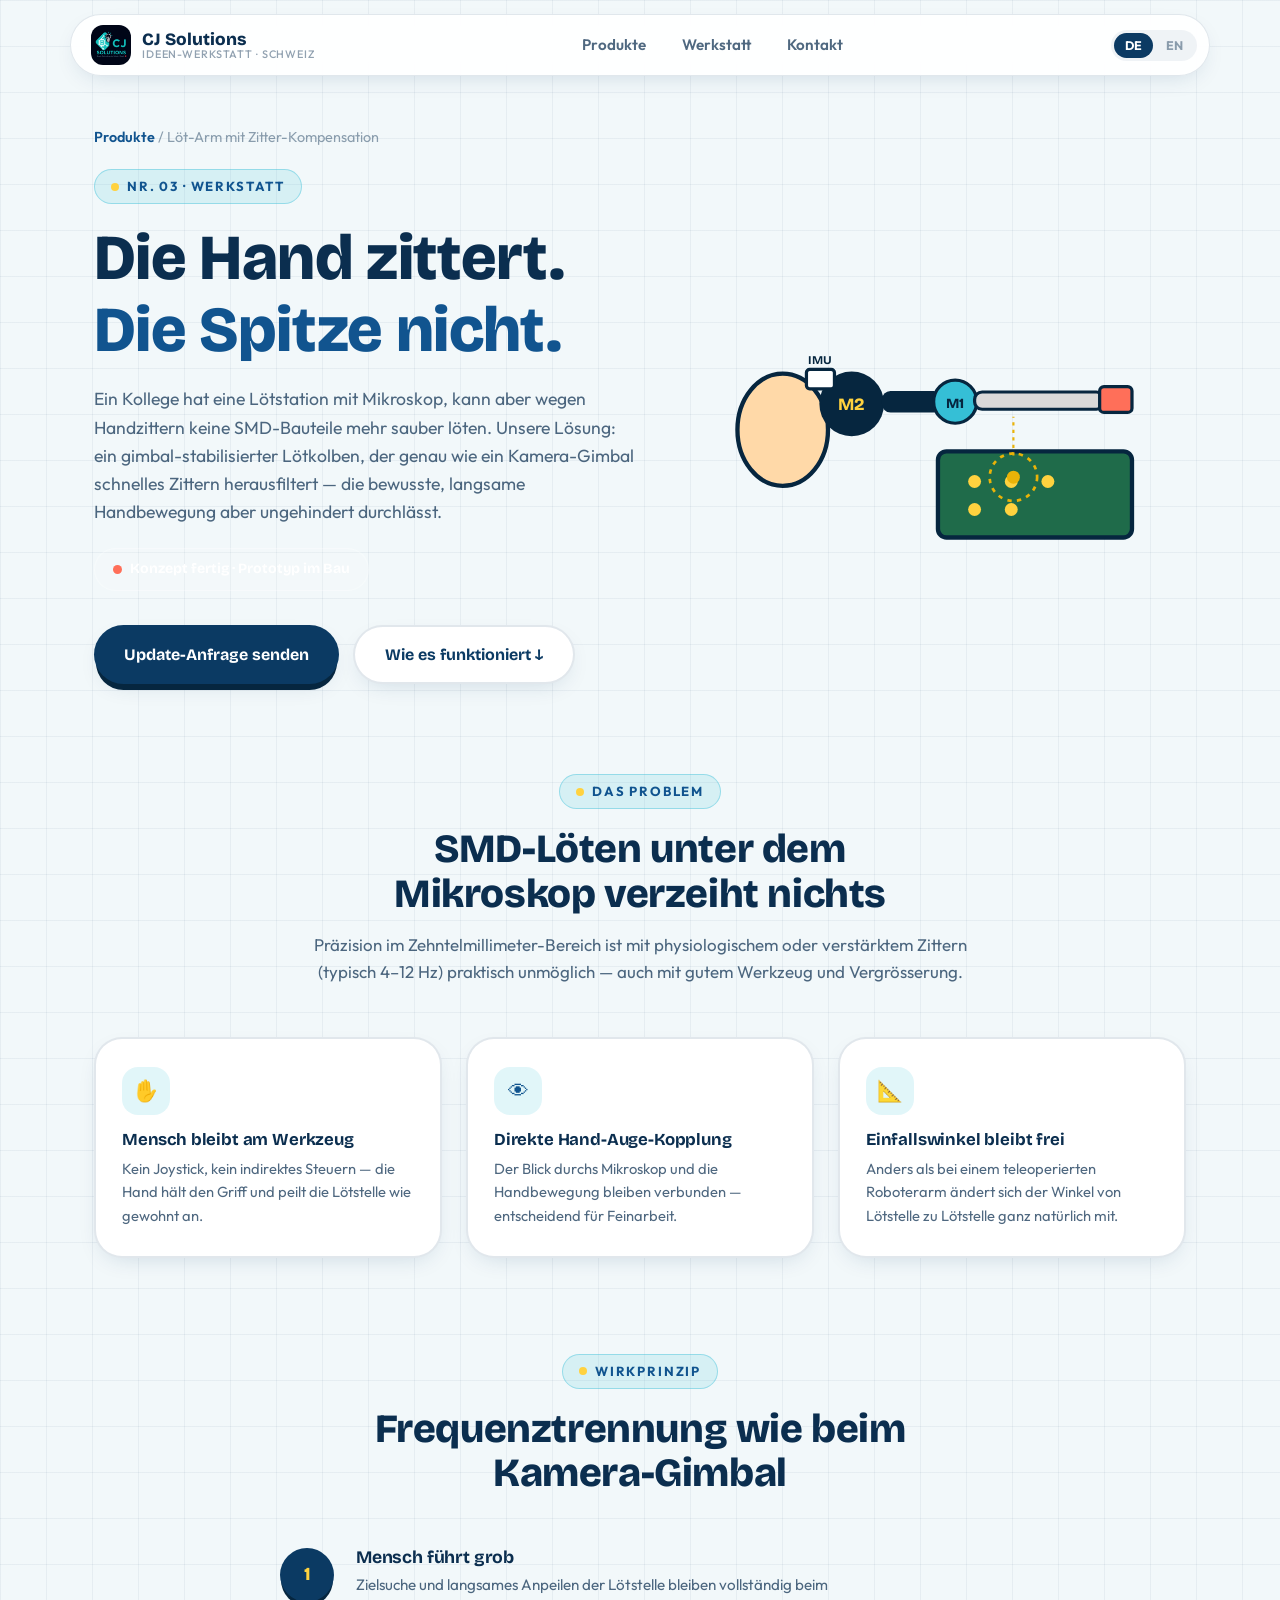
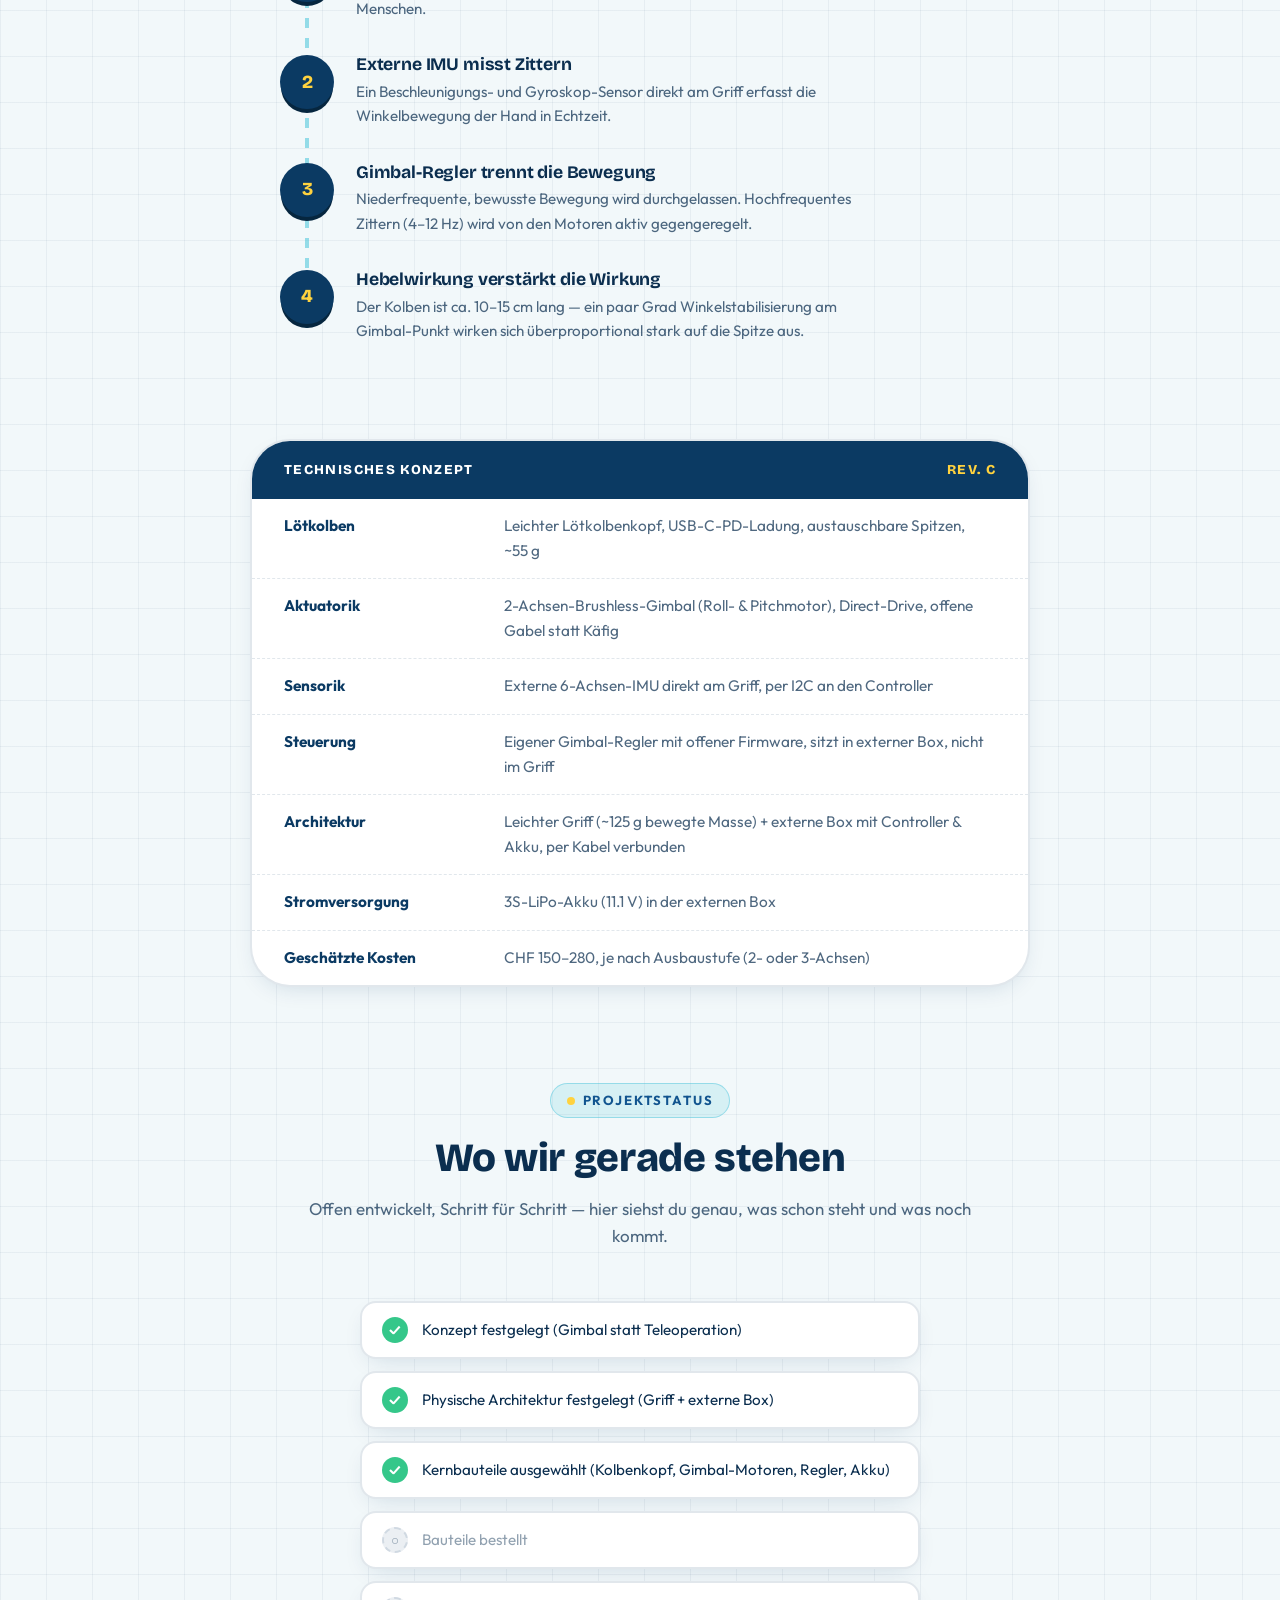
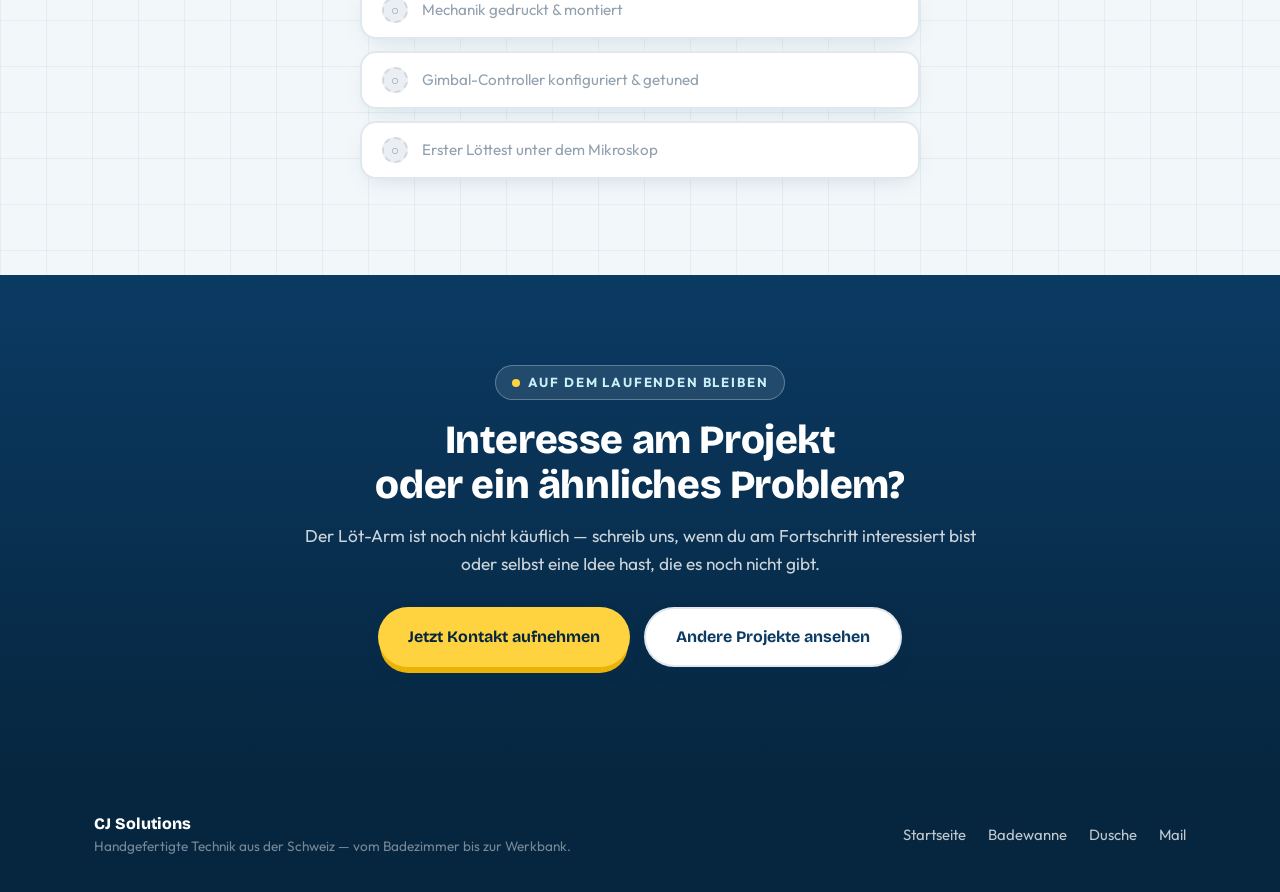
<file: v3/loetarm.html>
<!DOCTYPE html>
<html lang="de">
<head>
<meta charset="UTF-8">
<meta name="viewport" content="width=device-width, initial-scale=1.0">
<title>Löt-Arm mit Zitter-Kompensation — CJ Solutions</title>
<meta name="description" content="Ein gimbal-stabilisierter Lötkolben, der Handzittern beim SMD-Löten unter dem Mikroskop herausfiltert. Konzept fertig, aktuell im Prototypenbau.">
<link rel="icon" href="../favicon.png">
<meta property="og:type" content="product">
<meta property="og:title" content="Löt-Arm mit Zitter-Kompensation — CJ Solutions">
<meta property="og:description" content="Gimbal-stabilisierter Lötkolben gegen Handzittern beim SMD-Löten. Für einen Kollegen entwickelt, in Entwicklung.">
<meta property="og:image" content="../og-image.png">

<link rel="preconnect" href="https://fonts.googleapis.com">
<link rel="preconnect" href="https://fonts.gstatic.com" crossorigin>
<link href="https://fonts.googleapis.com/css2?family=Bricolage+Grotesque:opsz,wght@12..96,600..800&family=Outfit:wght@400;500;600;700&display=swap" rel="stylesheet">
<link rel="stylesheet" href="css/style.css">
</head>
<body class="tiles">

<header class="floaty">
  <nav class="navbar">
    <a href="index.html" class="brand">
      <img src="../favicon.png" alt="CJ Solutions" class="brand-mark">
      <span class="brand-name">CJ Solutions<small data-lang-de>Ideen-Werkstatt · Schweiz</small><small data-lang-en>Idea workshop · Switzerland</small></span>
    </a>
    <ul class="nav-links">
      <li><a href="index.html#produkte" data-lang-de>Produkte</a><a href="index.html#produkte" data-lang-en>Products</a></li>
      <li><a href="index.html#werkstatt" data-lang-de>Werkstatt</a><a href="index.html#werkstatt" data-lang-en>Workshop</a></li>
      <li><a href="index.html#kontakt" data-lang-de>Kontakt</a><a href="index.html#kontakt" data-lang-en>Contact</a></li>
    </ul>
    <div class="nav-right">
      <div class="langswitch">
        <button data-lang="de">DE</button>
        <button data-lang="en">EN</button>
      </div>
      <button class="nav-toggle" aria-label="Menu">☰</button>
    </div>
  </nav>
</header>

<!-- ================= PRODUCT HERO ================= -->
<section class="phero">
  <div class="wrap">
    <p class="breadcrumb">
      <a href="index.html" data-lang-de>Produkte</a><a href="index.html" data-lang-en>Products</a>
      <span> / </span>
      <span data-lang-de>Löt-Arm mit Zitter-Kompensation</span><span data-lang-en>Tremor-Compensating Solder Arm</span>
    </p>
    <div class="phero-grid">
      <div class="pop is-in">
        <p class="kicker"><span class="dot"></span><span data-lang-de>Nr. 03 · Werkstatt</span><span data-lang-en>No. 03 · Workshop</span></p>
        <h1>
          <span data-lang-de>Die Hand zittert.<br><em style="color:var(--pool-2); font-style:normal;">Die Spitze nicht.</em></span>
          <span data-lang-en>The hand shakes.<br><em style="color:var(--pool-2); font-style:normal;">The tip doesn't.</em></span>
        </h1>
        <p class="lede">
          <span data-lang-de>Ein Kollege hat eine Lötstation mit Mikroskop, kann aber wegen Handzittern keine SMD-Bauteile mehr sauber löten. Unsere Lösung: ein gimbal-stabilisierter Lötkolben, der genau wie ein Kamera-Gimbal schnelles Zittern herausfiltert — die bewusste, langsame Handbewegung aber ungehindert durchlässt.</span>
          <span data-lang-en>A colleague has a soldering station with microscope, but hand tremor means he can no longer solder SMD components cleanly. Our solution: a gimbal-stabilized soldering iron that filters out fast tremor exactly like a camera gimbal — while letting slow, deliberate hand movement through untouched.</span>
        </p>
        <div class="status-pill"><span class="pulse"></span><span data-lang-de>Konzept fertig · Prototyp im Bau</span><span data-lang-en>Concept finished · prototype in progress</span></div>
        <div class="hero-actions">
          <a href="mailto:cj.solutions.switzerland@gmail.com?subject=Interesse%20am%20L%C3%B6t-Arm-Projekt" class="btn btn-splash"><span data-lang-de>Update-Anfrage senden</span><span data-lang-en>Request updates</span></a>
          <a href="#wirkprinzip" class="btn btn-foam"><span data-lang-de>Wie es funktioniert ↓</span><span data-lang-en>How it works ↓</span></a>
        </div>
      </div>

      <div class="pop is-in pop-d2">
        <svg viewBox="0 0 460 340" width="100%" aria-hidden="true">
          <!-- pcb -->
          <rect x="230" y="196" width="180" height="80" rx="8" fill="#1f6b4a" stroke="#06263f" stroke-width="4"/>
          <circle cx="264" cy="224" r="6" fill="#ffd23f"/>
          <circle cx="298" cy="224" r="6" fill="#ffd23f"/>
          <circle cx="332" cy="224" r="6" fill="#ffd23f"/>
          <circle cx="264" cy="250" r="6" fill="#ffd23f"/>
          <circle cx="298" cy="250" r="6" fill="#ffd23f"/>
          <!-- hand -->
          <ellipse cx="86" cy="176" rx="42" ry="52" fill="#ffd9a8" stroke="#06263f" stroke-width="4"/>
          <!-- roll motor -->
          <circle cx="150" cy="152" r="30" fill="#06263f"/>
          <text x="150" y="158" text-anchor="middle" fill="#ffd23f" font-family="Bricolage Grotesque, sans-serif" font-size="16" font-weight="800">M2</text>
          <!-- link arm -->
          <rect x="178" y="140" width="56" height="20" rx="8" fill="#06263f"/>
          <!-- pitch motor -->
          <circle cx="246" cy="150" r="20" fill="#35bfd6" stroke="#06263f" stroke-width="3"/>
          <text x="246" y="156" text-anchor="middle" fill="#06263f" font-family="Bricolage Grotesque, sans-serif" font-size="13" font-weight="800">M1</text>
          <!-- iron shaft -->
          <rect x="264" y="141" width="120" height="16" rx="7" fill="#d9d9d9" stroke="#06263f" stroke-width="3"/>
          <!-- tip -->
          <rect x="380" y="136" width="30" height="24" rx="4" fill="#ff6f59" stroke="#06263f" stroke-width="3"/>
          <!-- precision target -->
          <circle cx="300" cy="220" r="22" fill="none" stroke="#eab308" stroke-width="2.5" stroke-dasharray="4 5"/>
          <circle cx="300" cy="220" r="6" fill="#eab308"/>
          <line x1="300" y1="200" x2="300" y2="164" stroke="#eab308" stroke-width="2" stroke-dasharray="3 4"/>
          <!-- imu chip on grip -->
          <rect x="108" y="120" width="26" height="18" rx="3" fill="#ffffff" stroke="#06263f" stroke-width="3"/>
          <text x="121" y="115" text-anchor="middle" fill="#06263f" font-family="Bricolage Grotesque, sans-serif" font-size="11" font-weight="700">IMU</text>
        </svg>
      </div>
    </div>
  </div>
</section>

<!-- ================= WHY ================= -->
<section style="padding-top:0;">
  <div class="wrap">
    <div class="section-head center pop">
      <p class="kicker"><span class="dot"></span><span data-lang-de>Das Problem</span><span data-lang-en>The problem</span></p>
      <h2><span data-lang-de>SMD-Löten unter dem<br>Mikroskop verzeiht nichts</span><span data-lang-en>SMD soldering under the<br>microscope forgives nothing</span></h2>
      <p class="sub"><span data-lang-de>Präzision im Zehntelmillimeter-Bereich ist mit physiologischem oder verstärktem Zittern (typisch 4–12&nbsp;Hz) praktisch unmöglich — auch mit gutem Werkzeug und Vergrösserung.</span><span data-lang-en>Sub-millimetre precision is practically impossible with physiological or amplified tremor (typically 4–12&nbsp;Hz) — even with good tools and magnification.</span></p>
    </div>
    <div class="feat-grid">
      <div class="feat pop">
        <div class="ico">✋</div>
        <h4 data-lang-de>Mensch bleibt am Werkzeug</h4><h4 data-lang-en>Human stays on the tool</h4>
        <p data-lang-de>Kein Joystick, kein indirektes Steuern — die Hand hält den Griff und peilt die Lötstelle wie gewohnt an.</p>
        <p data-lang-en>No joystick, no indirect control — the hand holds the grip and aims at the joint as usual.</p>
      </div>
      <div class="feat pop pop-d1">
        <div class="ico">👁</div>
        <h4 data-lang-de>Direkte Hand-Auge-Kopplung</h4><h4 data-lang-en>Direct hand-eye coupling</h4>
        <p data-lang-de>Der Blick durchs Mikroskop und die Handbewegung bleiben verbunden — entscheidend für Feinarbeit.</p>
        <p data-lang-en>The view through the microscope and the hand movement stay connected — essential for fine work.</p>
      </div>
      <div class="feat pop pop-d2">
        <div class="ico">📐</div>
        <h4 data-lang-de>Einfallswinkel bleibt frei</h4><h4 data-lang-en>Approach angle stays free</h4>
        <p data-lang-de>Anders als bei einem teleoperierten Roboterarm ändert sich der Winkel von Lötstelle zu Lötstelle ganz natürlich mit.</p>
        <p data-lang-en>Unlike a teleoperated robot arm, the angle naturally changes from joint to joint, just as it would by hand.</p>
      </div>
    </div>
  </div>
</section>

<!-- ================= WIRKPRINZIP ================= -->
<section id="wirkprinzip" style="padding-top:0;">
  <div class="wrap">
    <div class="section-head center pop">
      <p class="kicker"><span class="dot"></span><span data-lang-de>Wirkprinzip</span><span data-lang-en>Working principle</span></p>
      <h2><span data-lang-de>Frequenztrennung wie beim<br>Kamera-Gimbal</span><span data-lang-en>Frequency separation, just<br>like a camera gimbal</span></h2>
    </div>
    <ul class="rail pop">
      <li>
        <span class="badge">1</span>
        <h4 data-lang-de>Mensch führt grob</h4><h4 data-lang-en>Human does the rough work</h4>
        <p data-lang-de>Zielsuche und langsames Anpeilen der Lötstelle bleiben vollständig beim Menschen.</p>
        <p data-lang-en>Target search and slow aiming at the joint stay entirely with the human.</p>
      </li>
      <li>
        <span class="badge">2</span>
        <h4 data-lang-de>Externe IMU misst Zittern</h4><h4 data-lang-en>External IMU measures tremor</h4>
        <p data-lang-de>Ein Beschleunigungs- und Gyroskop-Sensor direkt am Griff erfasst die Winkelbewegung der Hand in Echtzeit.</p>
        <p data-lang-en>An accelerometer/gyroscope sensor right on the grip captures the hand's angular motion in real time.</p>
      </li>
      <li>
        <span class="badge">3</span>
        <h4 data-lang-de>Gimbal-Regler trennt die Bewegung</h4><h4 data-lang-en>Gimbal controller splits the motion</h4>
        <p data-lang-de>Niederfrequente, bewusste Bewegung wird durchgelassen. Hochfrequentes Zittern (4–12&nbsp;Hz) wird von den Motoren aktiv gegengeregelt.</p>
        <p data-lang-en>Low-frequency, deliberate movement is passed through. High-frequency tremor (4–12&nbsp;Hz) is actively counter-steered by the motors.</p>
      </li>
      <li>
        <span class="badge">4</span>
        <h4 data-lang-de>Hebelwirkung verstärkt die Wirkung</h4><h4 data-lang-en>Leverage amplifies the effect</h4>
        <p data-lang-de>Der Kolben ist ca. 10–15&nbsp;cm lang — ein paar Grad Winkelstabilisierung am Gimbal-Punkt wirken sich überproportional stark auf die Spitze aus.</p>
        <p data-lang-en>The iron is about 10–15&nbsp;cm long — a few degrees of angle stabilisation at the gimbal point have an outsized effect on the tip.</p>
      </li>
    </ul>
  </div>
</section>

<!-- ================= SPECS ================= -->
<section style="padding-top:0;">
  <div class="wrap">
    <div class="spec-card pop">
      <div class="spec-head">
        <span data-lang-de>Technisches Konzept</span><span data-lang-en>Technical concept</span>
        <span>Rev. C</span>
      </div>
      <table class="spec-table">
        <tr><td><span data-lang-de>Lötkolben</span><span data-lang-en>Soldering iron</span></td>
          <td><span data-lang-de>Leichter Lötkolbenkopf, USB-C-PD-Ladung, austauschbare Spitzen, ~55&nbsp;g</span><span data-lang-en>Lightweight iron head, USB-C PD charging, swappable tips, ~55&nbsp;g</span></td></tr>
        <tr><td><span data-lang-de>Aktuatorik</span><span data-lang-en>Actuators</span></td>
          <td><span data-lang-de>2-Achsen-Brushless-Gimbal (Roll- &amp; Pitchmotor), Direct-Drive, offene Gabel statt Käfig</span><span data-lang-en>2-axis brushless gimbal (roll &amp; pitch motor), direct-drive, open fork instead of cage</span></td></tr>
        <tr><td><span data-lang-de>Sensorik</span><span data-lang-en>Sensing</span></td>
          <td><span data-lang-de>Externe 6-Achsen-IMU direkt am Griff, per I2C an den Controller</span><span data-lang-en>External 6-axis IMU right on the grip, connected via I2C</span></td></tr>
        <tr><td><span data-lang-de>Steuerung</span><span data-lang-en>Controller</span></td>
          <td><span data-lang-de>Eigener Gimbal-Regler mit offener Firmware, sitzt in externer Box, nicht im Griff</span><span data-lang-en>Custom gimbal controller with open firmware, sits in an external box, not in the grip</span></td></tr>
        <tr><td><span data-lang-de>Architektur</span><span data-lang-en>Architecture</span></td>
          <td><span data-lang-de>Leichter Griff (~125&nbsp;g bewegte Masse) + externe Box mit Controller &amp; Akku, per Kabel verbunden</span><span data-lang-en>Lightweight grip (~125&nbsp;g moving mass) + external box with controller &amp; battery, cable-connected</span></td></tr>
        <tr><td><span data-lang-de>Stromversorgung</span><span data-lang-en>Power</span></td>
          <td><span data-lang-de>3S-LiPo-Akku (11.1&nbsp;V) in der externen Box</span><span data-lang-en>3S LiPo battery (11.1&nbsp;V) in the external box</span></td></tr>
        <tr><td><span data-lang-de>Geschätzte Kosten</span><span data-lang-en>Estimated cost</span></td>
          <td><span data-lang-de>CHF 150–280, je nach Ausbaustufe (2- oder 3-Achsen)</span><span data-lang-en>CHF 150–280, depending on configuration (2- or 3-axis)</span></td></tr>
      </table>
    </div>
  </div>
</section>

<!-- ================= STATUS ================= -->
<section style="padding-top:0;">
  <div class="wrap">
    <div class="section-head center pop">
      <p class="kicker"><span class="dot"></span><span data-lang-de>Projektstatus</span><span data-lang-en>Project status</span></p>
      <h2><span data-lang-de>Wo wir gerade stehen</span><span data-lang-en>Where things stand</span></h2>
      <p class="sub"><span data-lang-de>Offen entwickelt, Schritt für Schritt — hier siehst du genau, was schon steht und was noch kommt.</span><span data-lang-en>Developed in the open, step by step — here's exactly what's done and what's still ahead.</span></p>
    </div>
    <ul class="checklist pop">
      <li class="done"><span class="mark">✓</span><span data-lang-de>Konzept festgelegt (Gimbal statt Teleoperation)</span><span data-lang-en>Concept finalized (gimbal instead of teleoperation)</span></li>
      <li class="done"><span class="mark">✓</span><span data-lang-de>Physische Architektur festgelegt (Griff + externe Box)</span><span data-lang-en>Physical architecture finalized (grip + external box)</span></li>
      <li class="done"><span class="mark">✓</span><span data-lang-de>Kernbauteile ausgewählt (Kolbenkopf, Gimbal-Motoren, Regler, Akku)</span><span data-lang-en>Core parts selected (iron head, gimbal motors, controller, battery)</span></li>
      <li class="open"><span class="mark">○</span><span data-lang-de>Bauteile bestellt</span><span data-lang-en>Parts ordered</span></li>
      <li class="open"><span class="mark">○</span><span data-lang-de>Mechanik gedruckt &amp; montiert</span><span data-lang-en>Mechanics printed &amp; assembled</span></li>
      <li class="open"><span class="mark">○</span><span data-lang-de>Gimbal-Controller konfiguriert &amp; getuned</span><span data-lang-en>Gimbal controller configured &amp; tuned</span></li>
      <li class="open"><span class="mark">○</span><span data-lang-de>Erster Löttest unter dem Mikroskop</span><span data-lang-en>First soldering test under the microscope</span></li>
    </ul>
  </div>
</section>

<!-- ================= CONTACT ================= -->
<section class="splash-cta" id="update">
  <div class="wrap" style="max-width:720px; position:relative;">
    <p class="kicker"><span class="dot"></span><span data-lang-de>Auf dem Laufenden bleiben</span><span data-lang-en>Stay in the loop</span></p>
    <h2><span data-lang-de>Interesse am Projekt<br>oder ein ähnliches Problem?</span><span data-lang-en>Interested in the project<br>or have a similar problem?</span></h2>
    <p class="sub"><span data-lang-de>Der Löt-Arm ist noch nicht käuflich — schreib uns, wenn du am Fortschritt interessiert bist oder selbst eine Idee hast, die es noch nicht gibt.</span><span data-lang-en>The solder arm isn't for sale yet — get in touch if you're interested in the progress, or if you have an idea of your own that doesn't exist yet.</span></p>
    <div class="hero-actions" style="margin-top:30px;">
      <a href="mailto:cj.solutions.switzerland@gmail.com?subject=Interesse%20am%20L%C3%B6t-Arm-Projekt" class="btn btn-duck"><span data-lang-de>Jetzt Kontakt aufnehmen</span><span data-lang-en>Get in touch now</span></a>
      <a href="index.html#produkte" class="btn btn-foam"><span data-lang-de>Andere Projekte ansehen</span><span data-lang-en>See other projects</span></a>
    </div>
  </div>
</section>

<footer class="site">
  <div class="wrap foot-grid">
    <div>
      <div class="foot-brand">CJ Solutions</div>
      <p class="foot-note" data-lang-de>Handgefertigte Technik aus der Schweiz — vom Badezimmer bis zur Werkbank.</p>
      <p class="foot-note" data-lang-en>Handmade engineering from Switzerland — from the bathroom to the workbench.</p>
    </div>
    <ul class="foot-links">
      <li><a href="index.html" data-lang-de>Startseite</a><a href="index.html" data-lang-en>Home</a></li>
      <li><a href="badewanne.html" data-lang-de>Badewanne</a><a href="badewanne.html" data-lang-en>Bathtub</a></li>
      <li><a href="dusche.html" data-lang-de>Dusche</a><a href="dusche.html" data-lang-en>Shower</a></li>
      <li><a href="mailto:cj.solutions.switzerland@gmail.com">Mail</a></li>
    </ul>
  </div>
</footer>

<script src="js/main.js"></script>
</body>
</html>
</file>
<file: v3/css/style.css>
/* ============================================================
   CJ Solutions V3 — "Ideen-Werkstatt"
   Pool-Blau & Enten-Gelb als Markenfarben, Porzellan-Kacheln,
   Produktkarten für Badewanne, Dusche & Löt-Arm.
   ============================================================ */

:root{
  --deep:      #06263f;
  --pool:      #0b3a63;
  --pool-2:    #11548f;
  --aqua:      #35bfd6;
  --foam:      #c9f0f7;
  --duck:      #ffd23f;
  --duck-dark: #eab308;
  --coral:     #ff6f59;
  --leaf:      #35c78a;
  --porcelain: #f2f8fa;
  --white:     #ffffff;
  --ink:       #0b2e4f;
  --ink-soft:  rgba(11,46,79,.72);
  --ink-faint: rgba(11,46,79,.45);
  --line:      rgba(11,58,99,.12);

  --font-display: "Bricolage Grotesque", sans-serif;
  --font-body:    "Outfit", sans-serif;

  --r: 28px;
  --r-lg: 40px;
  --shadow: 0 14px 40px -14px rgba(11,58,99,.25);
  --shadow-soft: 0 8px 24px -10px rgba(11,58,99,.18);
}

*{ margin:0; padding:0; box-sizing:border-box; }

html{ scroll-behavior:smooth; }

body{
  font-family:var(--font-body);
  color:var(--ink);
  background:var(--porcelain);
  line-height:1.6;
  overflow-x:hidden;
}

/* ------------------- language toggle ------------------- */
html[lang="de"] [data-lang-en]{ display:none !important; }
html[lang="en"] [data-lang-de]{ display:none !important; }

/* ------------------- helpers ------------------- */
.wrap{ max-width:1140px; margin:0 auto; padding:0 24px; }

.tiles{
  background-color:var(--porcelain);
  background-image:
    linear-gradient(rgba(11,58,99,.055) 1.5px, transparent 1.5px),
    linear-gradient(90deg, rgba(11,58,99,.055) 1.5px, transparent 1.5px);
  background-size:46px 46px;
}

h1,h2,h3,h4{ font-family:var(--font-display); line-height:1.12; letter-spacing:-.01em; }
h1{ font-size:clamp(2.4rem, 5.6vw, 4rem); font-weight:800; }
h2{ font-size:clamp(1.7rem, 3.6vw, 2.5rem); font-weight:800; }
h3{ font-size:1.3rem; font-weight:700; }

.kicker{
  display:inline-flex; align-items:center; gap:8px;
  font-weight:700; font-size:.82rem; letter-spacing:.14em; text-transform:uppercase;
  color:var(--pool-2);
  background:rgba(53,191,214,.14);
  border:1.5px solid rgba(53,191,214,.4);
  padding:6px 16px; border-radius:999px;
  margin-bottom:18px;
}
.kicker .dot{ width:8px; height:8px; border-radius:50%; background:var(--duck); }

section{ padding:96px 0; position:relative; }

/* ------------------- buttons ------------------- */
.btn{
  display:inline-flex; align-items:center; gap:10px;
  font-family:var(--font-display); font-weight:700; font-size:1rem;
  padding:15px 30px; border-radius:999px;
  text-decoration:none; border:none; cursor:pointer;
  transition:transform .18s cubic-bezier(.34,1.56,.64,1), box-shadow .18s ease;
}
.btn:active{ transform:scale(.96); }
.btn-duck{
  background:var(--duck); color:var(--deep);
  box-shadow:0 8px 0 -2px var(--duck-dark), var(--shadow-soft);
}
.btn-duck:hover{ transform:translateY(-3px); box-shadow:0 12px 0 -2px var(--duck-dark), var(--shadow); }
.btn-splash{
  background:var(--pool); color:#fff;
  box-shadow:0 8px 0 -2px var(--deep), var(--shadow-soft);
}
.btn-splash:hover{ transform:translateY(-3px); box-shadow:0 12px 0 -2px var(--deep), var(--shadow); }
.btn-foam{
  background:var(--white); color:var(--pool);
  border:2px solid var(--line);
  box-shadow:var(--shadow-soft);
}
.btn-foam:hover{ transform:translateY(-3px); border-color:var(--aqua); }
.btn-sm{ padding:11px 22px; font-size:.92rem; }

/* ------------------- nav ------------------- */
header.floaty{
  position:sticky; top:14px; z-index:60;
  padding:0 16px;
}
.navbar{
  max-width:1140px; margin:0 auto;
  background:rgba(255,255,255,.9);
  backdrop-filter:blur(12px);
  border:1.5px solid var(--line);
  border-radius:999px;
  box-shadow:var(--shadow-soft);
  display:flex; align-items:center; justify-content:space-between;
  padding:10px 12px 10px 20px;
}
.brand{ display:flex; align-items:center; gap:11px; text-decoration:none; color:var(--ink); }
.brand-mark{ width:40px; height:40px; border-radius:12px; display:block; object-fit:cover; }
.brand-name{ font-family:var(--font-display); font-weight:800; font-size:1.08rem; line-height:1.1; }
.brand-name small{ display:block; font-family:var(--font-body); font-weight:500; font-size:.68rem; color:var(--ink-faint); letter-spacing:.08em; text-transform:uppercase; }

.nav-links{ display:flex; gap:4px; list-style:none; }
.nav-links a{
  text-decoration:none; color:var(--ink-soft); font-weight:600; font-size:.95rem;
  padding:8px 16px; border-radius:999px; transition:background .15s, color .15s;
}
.nav-links a:hover{ background:rgba(53,191,214,.14); color:var(--pool); }

.nav-right{ display:flex; align-items:center; gap:10px; }

.verswitch{ display:flex; gap:2px; background:rgba(11,58,99,.06); border-radius:999px; padding:3px; }
.verswitch a, .verswitch span{
  font-size:.7rem; font-weight:700; padding:4px 9px; border-radius:999px;
  text-decoration:none; color:var(--ink-faint); transition:color .15s;
}
.verswitch a:hover{ color:var(--pool); }
.verswitch .active{ background:var(--duck); color:var(--deep); }

.langswitch{ display:flex; gap:2px; background:rgba(11,58,99,.06); border-radius:999px; padding:3px; }
.langswitch button{
  font-family:var(--font-body); font-size:.78rem; font-weight:700;
  padding:5px 11px; border:none; border-radius:999px; background:transparent;
  color:var(--ink-faint); cursor:pointer; transition:color .15s;
}
.langswitch button.active{ background:var(--pool); color:#fff; }

.nav-toggle{
  display:none; background:transparent; border:none; font-size:1.5rem;
  color:var(--pool); cursor:pointer; padding:4px 10px;
}

/* ------------------- hero (underwater) ------------------- */
.hero{
  background:linear-gradient(175deg, var(--pool-2) 0%, var(--pool) 45%, var(--deep) 100%);
  color:#fff;
  padding:150px 0 0;
  margin-top:-80px; /* pull under sticky nav */
  position:relative;
  overflow:hidden;
}

.hero-grid{
  display:grid; grid-template-columns:1.05fr .95fr; gap:48px; align-items:center;
  padding-bottom:110px;
}
.hero .kicker{ color:var(--foam); background:rgba(255,255,255,.1); border-color:rgba(255,255,255,.28); }
.hero h1 em{ font-style:normal; color:var(--duck); position:relative; white-space:nowrap; }
.hero h1 em svg{ position:absolute; left:0; right:0; bottom:-10px; width:100%; height:12px; }
.hero .lede{ margin-top:22px; font-size:1.14rem; color:rgba(255,255,255,.82); max-width:46ch; }
.hero-actions{ display:flex; gap:14px; margin-top:34px; flex-wrap:wrap; }

/* rising bubbles */
.bubbles{ position:absolute; inset:0; pointer-events:none; overflow:hidden; }
.bubbles i{
  position:absolute; bottom:-60px; display:block;
  border-radius:50%;
  border:2px solid rgba(255,255,255,.25);
  background:radial-gradient(circle at 32% 30%, rgba(255,255,255,.35), rgba(255,255,255,.04) 55%);
  animation:rise linear infinite;
}
.bubbles i:nth-child(1){ left:6%;  width:22px; height:22px; animation-duration:11s; }
.bubbles i:nth-child(2){ left:14%; width:12px; height:12px; animation-duration:14s; animation-delay:2s; }
.bubbles i:nth-child(3){ left:26%; width:30px; height:30px; animation-duration:16s; animation-delay:5s; }
.bubbles i:nth-child(4){ left:42%; width:10px; height:10px; animation-duration:12s; animation-delay:1s; }
.bubbles i:nth-child(5){ left:55%; width:18px; height:18px; animation-duration:15s; animation-delay:7s; }
.bubbles i:nth-child(6){ left:68%; width:26px; height:26px; animation-duration:13s; animation-delay:3s; }
.bubbles i:nth-child(7){ left:80%; width:14px; height:14px; animation-duration:17s; animation-delay:6s; }
.bubbles i:nth-child(8){ left:91%; width:20px; height:20px; animation-duration:12s; animation-delay:4s; }
@keyframes rise{
  0%  { transform:translate(0,0); opacity:0; }
  8%  { opacity:1; }
  92% { opacity:1; }
  100%{ transform:translate(18px,-115vh); opacity:0; }
}

/* hero brand mark: logo radiating to the three project icons */
.hero-mark{ display:flex; justify-content:center; }
.mark-lines path{ stroke:rgba(255,255,255,.35); stroke-width:2; stroke-dasharray:5 7; fill:none; }
.mark-logo{ animation:markFloat 5s ease-in-out infinite; transform-origin:230px 170px; }
.mark-logo image{ filter:drop-shadow(0 16px 30px rgba(0,0,0,.35)); }
@keyframes markFloat{
  0%,100%{ transform:translateY(0); }
  50%    { transform:translateY(-10px); }
}

/* wave dividers */
.wave{ display:block; width:100%; height:80px; margin-bottom:-2px; }
.wave path{ fill:var(--porcelain); }
.wave.into-blue path{ fill:var(--pool); }
.wave.flip{ transform:scaleY(-1); margin-bottom:0; margin-top:-2px; }

/* floating / bobbing */
.bob{ animation:bob 4.2s ease-in-out infinite; transform-origin:center; }
@keyframes bob{
  0%,100%{ transform:translateY(0) rotate(-2.5deg); }
  50%    { transform:translateY(-12px) rotate(2.5deg); }
}
.bob-slow{ animation-duration:6s; }

/* steam curls */
.steam path{
  stroke:rgba(255,255,255,.5); stroke-width:3; fill:none; stroke-linecap:round;
  stroke-dasharray:60; stroke-dashoffset:60;
  animation:steam 3.4s ease-in-out infinite;
}
.steam path:nth-child(2){ animation-delay:1.1s; }
.steam path:nth-child(3){ animation-delay:2.2s; }
@keyframes steam{
  0%  { stroke-dashoffset:60; opacity:0; transform:translateY(0); }
  35% { opacity:.9; }
  100%{ stroke-dashoffset:0; opacity:0; transform:translateY(-14px); }
}

/* falling drops (shower) */
.drops line{
  stroke:var(--aqua); stroke-width:3.5; stroke-linecap:round;
  animation:drip 1.3s linear infinite;
}
.drops line:nth-child(2){ animation-delay:.25s; }
.drops line:nth-child(3){ animation-delay:.55s; }
.drops line:nth-child(4){ animation-delay:.85s; }
.drops line:nth-child(5){ animation-delay:.4s; }
.drops line:nth-child(6){ animation-delay:.7s; }
@keyframes drip{
  0%  { transform:translateY(0); opacity:0; }
  15% { opacity:1; }
  85% { opacity:1; }
  100%{ transform:translateY(58px); opacity:0; }
}

/* ------------------- scroll pop-in ------------------- */
.pop{ opacity:0; transform:translateY(26px) scale(.97); transition:opacity .6s ease, transform .6s cubic-bezier(.34,1.4,.64,1); }
.pop.is-in{ opacity:1; transform:none; }
.pop-d1{ transition-delay:.12s; }
.pop-d2{ transition-delay:.24s; }
@media (prefers-reduced-motion: reduce){
  .pop{ opacity:1; transform:none; }
  .bob, .bubbles i, .steam path, .drops line{ animation:none; }
}

/* ------------------- section heads ------------------- */
.section-head{ max-width:680px; margin-bottom:52px; }
.section-head.center{ margin-left:auto; margin-right:auto; text-align:center; }
.section-head p.sub{ margin-top:14px; color:var(--ink-soft); font-size:1.06rem; }

/* ------------------- product cards ------------------- */
.product-grid{ display:grid; grid-template-columns:repeat(3,1fr); gap:30px; }
.pcard{
  position:relative; display:block; text-decoration:none; color:var(--ink);
  background:var(--white); border:2px solid var(--line);
  border-radius:var(--r-lg); padding:38px 36px 32px;
  box-shadow:var(--shadow-soft);
  transition:transform .25s cubic-bezier(.34,1.56,.64,1), box-shadow .25s, border-color .25s;
  overflow:hidden;
}
.pcard:hover{ transform:translateY(-8px) rotate(-.4deg); box-shadow:var(--shadow); border-color:var(--aqua); }
.pcard .pnum{
  font-family:var(--font-display); font-weight:800; font-size:.78rem; letter-spacing:.14em;
  text-transform:uppercase; color:var(--ink-faint);
}
.pcard h3{ font-size:1.55rem; margin:6px 0 10px; }
.pcard p.desc{ color:var(--ink-soft); font-size:.99rem; max-width:42ch; }
.pcard-scene{ margin:22px 0 8px; display:flex; justify-content:center; }
.pcard-scene svg{ width:100%; max-width:330px; height:auto; }
.pcard-foot{ display:flex; align-items:center; justify-content:space-between; margin-top:18px; }
.price-bubble{
  display:inline-flex; flex-direction:column; align-items:center; justify-content:center;
  width:86px; height:86px; border-radius:50%;
  background:var(--duck); color:var(--deep);
  font-family:var(--font-display); font-weight:800; font-size:1.22rem; line-height:1;
  box-shadow:inset -4px -6px 0 rgba(0,0,0,.08), var(--shadow-soft);
  transform:rotate(-6deg);
}
.price-bubble small{ font-size:.62rem; font-weight:700; letter-spacing:.08em; margin-bottom:3px; }
.badge-dev{
  display:inline-flex; flex-direction:column; align-items:center; justify-content:center;
  width:86px; height:86px; border-radius:50%; text-align:center;
  background:var(--coral); color:#fff;
  font-family:var(--font-display); font-weight:800; font-size:.76rem; line-height:1.2;
  box-shadow:inset -4px -6px 0 rgba(0,0,0,.08), var(--shadow-soft);
  transform:rotate(-6deg);
}
.status-pill{
  display:inline-flex; align-items:center; gap:8px;
  font-family:var(--font-display); font-weight:700; font-size:.88rem;
  background:rgba(255,255,255,.12); border:1.5px solid rgba(255,255,255,.28);
  color:#fff; padding:9px 18px; border-radius:999px; margin-top:22px;
}
.status-pill .pulse{ width:9px; height:9px; border-radius:50%; background:var(--coral); animation:statusPulse 1.6s ease-in-out infinite; }
@keyframes statusPulse{ 0%,100%{ opacity:1; transform:scale(1); } 50%{ opacity:.4; transform:scale(.7); } }

.checklist{ list-style:none; display:grid; gap:12px; max-width:560px; margin:0 auto; }
.checklist li{
  display:flex; align-items:center; gap:14px;
  background:var(--white); border:2px solid var(--line); border-radius:16px;
  padding:14px 20px; font-size:.95rem; box-shadow:var(--shadow-soft);
}
.checklist .mark{
  flex-shrink:0; width:26px; height:26px; border-radius:50%;
  display:flex; align-items:center; justify-content:center;
  font-weight:800; font-size:.85rem;
}
.checklist li.done{ color:var(--ink); }
.checklist li.done .mark{ background:var(--leaf); color:#fff; }
.checklist li.open{ color:var(--ink-faint); }
.checklist li.open .mark{ background:rgba(11,58,99,.08); color:var(--ink-faint); border:2px dashed var(--line); }
.pcard-go{
  font-family:var(--font-display); font-weight:700; color:var(--pool);
  display:inline-flex; align-items:center; gap:8px;
}
.pcard-go .arr{ transition:transform .2s; }
.pcard:hover .pcard-go .arr{ transform:translateX(6px); }

/* ------------------- pill strip ------------------- */
.pill-strip{ display:flex; flex-wrap:wrap; gap:14px; justify-content:center; margin-top:56px; }
.pill{
  font-family:var(--font-display); font-weight:700; font-size:.95rem;
  background:var(--white); border:2px solid var(--line); border-radius:999px;
  padding:10px 22px; color:var(--pool);
  box-shadow:var(--shadow-soft);
}
.pill b{ color:var(--coral); }

/* ------------------- workshop steps ------------------- */
.step-grid{ display:grid; grid-template-columns:repeat(3,1fr); gap:26px; }
.step-card{
  background:var(--white); border:2px solid var(--line); border-radius:var(--r);
  padding:30px 28px; box-shadow:var(--shadow-soft); position:relative;
}
.step-card .badge{
  width:52px; height:52px; border-radius:50%;
  display:flex; align-items:center; justify-content:center;
  background:var(--pool); color:var(--duck);
  font-family:var(--font-display); font-weight:800; font-size:1.2rem;
  margin-bottom:18px;
  box-shadow:0 5px 0 -1px var(--deep);
}
.step-card h4{ font-size:1.12rem; margin-bottom:8px; }
.step-card p{ color:var(--ink-soft); font-size:.95rem; }

/* ------------------- contact / order (blue) ------------------- */
.splash-cta{
  background:linear-gradient(180deg, var(--pool) 0%, var(--deep) 100%);
  color:#fff; text-align:center; position:relative; overflow:hidden;
  padding:90px 0 110px;
}
.splash-cta .kicker{ color:var(--foam); background:rgba(255,255,255,.1); border-color:rgba(255,255,255,.28); }
.splash-cta p.sub{ color:rgba(255,255,255,.8); margin-top:14px; font-size:1.08rem; }
.splash-cta .hero-actions{ justify-content:center; }

/* ------------------- newsletter ------------------- */
.newsletter-card{
  background:var(--white); border:2px solid var(--line); border-radius:var(--r-lg);
  box-shadow:var(--shadow-soft); max-width:600px; margin:0 auto;
  padding:44px; display:flex; flex-direction:column; align-items:center; text-align:center;
  gap:6px;
}
.newsletter-card .kicker{ margin-left:auto; margin-right:auto; }
.newsletter-card h3{ font-size:1.3rem; margin:6px 0 6px; }
.newsletter-card p{ color:var(--ink-soft); font-size:.95rem; max-width:38ch; margin:0 auto; }
.newsletter-form{ display:flex; justify-content:center; gap:10px; flex-wrap:wrap; margin-top:20px; width:100%; }
.newsletter-input{
  font-family:var(--font-body); font-size:.95rem;
  background:var(--porcelain); border:2px solid var(--line); color:var(--ink);
  padding:12px 18px; border-radius:999px; outline:none; width:230px;
  transition:border-color .15s;
}
.newsletter-input::placeholder{ color:var(--ink-faint); }
.newsletter-input:focus{ border-color:var(--aqua); }
.newsletter-success{ display:none; font-family:var(--font-display); font-weight:700; color:var(--leaf); margin-top:14px; }
.newsletter-success.show{ display:block; }

/* ------------------- footer ------------------- */
footer.site{
  background:var(--deep); color:rgba(255,255,255,.75);
  padding:34px 0;
}
.foot-grid{ display:flex; align-items:center; justify-content:space-between; gap:20px; flex-wrap:wrap; }
.foot-brand{ font-family:var(--font-display); font-weight:800; color:#fff; }
.foot-links{ display:flex; gap:22px; list-style:none; }
.foot-links a{ color:rgba(255,255,255,.75); text-decoration:none; font-size:.93rem; }
.foot-links a:hover{ color:var(--duck); }
.foot-note{ font-size:.85rem; color:rgba(255,255,255,.45); }

/* ------------------- breadcrumb ------------------- */
.breadcrumb{ font-size:.9rem; color:var(--ink-faint); margin-bottom:20px; }
.breadcrumb a{ color:var(--pool-2); text-decoration:none; font-weight:600; }
.breadcrumb a:hover{ text-decoration:underline; }

/* ------------------- product hero (light) ------------------- */
.phero{ padding:64px 0 90px; }
.phero-grid{ display:grid; grid-template-columns:1.05fr .95fr; gap:48px; align-items:center; }
.phero .lede{ margin-top:20px; font-size:1.1rem; color:var(--ink-soft); max-width:46ch; }
.price-row{ display:flex; align-items:center; gap:18px; margin-top:28px; }
.price-row .note{ font-size:.88rem; color:var(--ink-faint); max-width:20ch; line-height:1.4; }

/* ------------------- demo panel ------------------- */
.demo-panel{
  background:linear-gradient(180deg, var(--pool-2), var(--pool));
  border-radius:var(--r-lg);
  padding:46px;
  color:#fff;
  display:grid; grid-template-columns:1fr 1fr; gap:44px; align-items:center;
  box-shadow:var(--shadow);
  position:relative; overflow:hidden;
}
.demo-panel h3{ color:#fff; font-size:1.35rem; margin-bottom:10px; }
.demo-panel p{ color:rgba(255,255,255,.8); font-size:.96rem; }
.demo-stage{ display:flex; justify-content:center; align-items:center; min-height:280px; }

/* fancy range slider */
input[type="range"].splash{
  -webkit-appearance:none; appearance:none;
  width:100%; height:14px; border-radius:999px;
  background:linear-gradient(90deg, var(--aqua) var(--fill,30%), rgba(255,255,255,.22) var(--fill,30%));
  outline:none; margin:22px 0 10px; cursor:pointer;
}
input[type="range"].splash::-webkit-slider-thumb{
  -webkit-appearance:none; appearance:none;
  width:34px; height:34px; border-radius:50%;
  background:var(--duck); border:4px solid var(--white);
  box-shadow:0 4px 10px rgba(0,0,0,.3); cursor:grab;
}
input[type="range"].splash::-moz-range-thumb{
  width:26px; height:26px; border-radius:50%;
  background:var(--duck); border:4px solid var(--white);
  box-shadow:0 4px 10px rgba(0,0,0,.3); cursor:grab;
}
.demo-readout{
  font-family:var(--font-display); font-weight:700; font-size:1.02rem;
  background:rgba(255,255,255,.12); border-radius:14px; padding:10px 16px;
  display:inline-block; margin-top:12px;
}
.demo-readout b{ color:var(--duck); }

.melody-row{ display:flex; flex-wrap:wrap; gap:10px; margin-top:18px; }
.melody-btn{
  font-family:var(--font-body); font-weight:600; font-size:.86rem;
  background:rgba(255,255,255,.14); color:#fff;
  border:1.5px solid rgba(255,255,255,.3); border-radius:999px;
  padding:9px 18px; cursor:pointer; transition:background .15s, transform .15s;
}
.melody-btn:hover{ background:rgba(255,255,255,.24); transform:translateY(-2px); }
.melody-btn.playing{ background:var(--duck); color:var(--deep); border-color:var(--duck); }

/* authentic OLED-style readout mockup, matches the real device screen */
.oled-mini{
  background:#0a0f0d; border:3px solid var(--deep); border-radius:16px;
  padding:14px 18px; width:100%; max-width:240px; margin:20px auto 0;
  font-family:ui-monospace,'SFMono-Regular',Menlo,Consolas,monospace;
  color:#bfe8c8; font-size:.76rem; line-height:1.55;
  box-shadow:inset 0 0 14px rgba(0,0,0,.6), var(--shadow-soft);
}
.oled-mini .oled-title{ text-align:center; letter-spacing:.08em; border-bottom:1px solid rgba(191,232,200,.3); padding-bottom:6px; margin-bottom:8px; font-size:.68rem; }
.oled-mini .oled-row{ display:flex; justify-content:space-between; gap:6px; }
.oled-mini .oled-bar{ margin-top:8px; border:1px solid #bfe8c8; height:12px; position:relative; }
.oled-mini .oled-bar i{ position:absolute; inset:1px; background:#bfe8c8; width:0%; transition:width .1s linear; }

/* traffic light (shower demo) */
.ampel{
  background:var(--deep); border-radius:26px; padding:22px 18px;
  display:flex; flex-direction:column; gap:14px; align-items:center;
  box-shadow:inset 0 2px 10px rgba(0,0,0,.5), 0 10px 24px rgba(0,0,0,.3);
}
.led{
  width:52px; height:52px; border-radius:50%;
  background:rgba(255,255,255,.08);
  border:3px solid rgba(255,255,255,.1);
  transition:background .12s, box-shadow .12s;
}
.led.green.on { background:var(--leaf);  box-shadow:0 0 26px var(--leaf); }
.led.amber.on { background:var(--duck);  box-shadow:0 0 26px var(--duck); }
.led.red.on   { background:var(--coral); box-shadow:0 0 26px var(--coral); }
.countdown{
  font-family:var(--font-display); font-weight:800; font-size:2.2rem; color:#fff;
  margin-top:16px; text-align:center; letter-spacing:.04em;
}
.shower-progress{
  width:200px; height:12px; border-radius:999px; overflow:hidden;
  background:rgba(255,255,255,.15); margin:12px auto 0;
}
.shower-progress i{ display:block; height:100%; width:0%; background:linear-gradient(90deg, var(--leaf), var(--duck), var(--coral)); border-radius:999px; }

/* splash badge (tub full) */
.full-badge{
  position:absolute; top:26px; right:26px;
  background:var(--duck); color:var(--deep);
  font-family:var(--font-display); font-weight:800; font-size:1rem;
  padding:12px 20px; border-radius:999px; transform:rotate(6deg) scale(0);
  transition:transform .35s cubic-bezier(.34,1.8,.64,1);
  box-shadow:var(--shadow-soft);
}
.full-badge.show{ transform:rotate(6deg) scale(1); }

/* ------------------- feature bubbles ------------------- */
.feat-grid{ display:grid; grid-template-columns:repeat(3,1fr); gap:24px; }
.feat{
  background:var(--white); border:2px solid var(--line); border-radius:var(--r);
  padding:28px 26px; box-shadow:var(--shadow-soft);
  transition:transform .2s cubic-bezier(.34,1.56,.64,1), border-color .2s;
}
.feat:hover{ transform:translateY(-5px); border-color:var(--aqua); }
.feat .ico{
  width:48px; height:48px; border-radius:16px;
  background:rgba(53,191,214,.15); color:var(--pool-2);
  display:flex; align-items:center; justify-content:center;
  font-size:1.3rem; margin-bottom:16px;
}
.feat h4{ font-size:1.05rem; margin-bottom:7px; }
.feat p{ color:var(--ink-soft); font-size:.92rem; }

/* ------------------- how-it-works rail ------------------- */
.rail{ list-style:none; max-width:720px; margin:0 auto; position:relative; }
.rail::before{
  content:""; position:absolute; left:25px; top:10px; bottom:10px;
  width:4px; border-radius:99px;
  background:repeating-linear-gradient(180deg, var(--aqua) 0 10px, transparent 10px 20px);
  opacity:.5;
}
.rail li{ position:relative; padding:0 0 34px 76px; }
.rail li:last-child{ padding-bottom:0; }
.rail .badge{
  position:absolute; left:0; top:0;
  width:54px; height:54px; border-radius:50%;
  background:var(--pool); color:var(--duck);
  font-family:var(--font-display); font-weight:800; font-size:1.15rem;
  display:flex; align-items:center; justify-content:center;
  box-shadow:0 5px 0 -1px var(--deep);
}
.rail h4{ font-size:1.1rem; margin-bottom:5px; }
.rail p{ color:var(--ink-soft); font-size:.95rem; max-width:52ch; }

/* ------------------- spec card ------------------- */
.spec-card{
  background:var(--white); border:2px solid var(--line); border-radius:var(--r-lg);
  box-shadow:var(--shadow-soft); max-width:780px; margin:0 auto;
  overflow:hidden;
}
.spec-card .spec-head{
  background:var(--pool); color:#fff; padding:18px 32px;
  font-family:var(--font-display); font-weight:800; letter-spacing:.1em; font-size:.85rem;
  text-transform:uppercase; display:flex; justify-content:space-between; align-items:center;
}
.spec-card .spec-head span:last-child{ color:var(--duck); }
.spec-table{ width:100%; border-collapse:collapse; }
.spec-table td{ padding:15px 32px; font-size:.96rem; vertical-align:top; }
.spec-table tr + tr td{ border-top:1.5px dashed var(--line); }
.spec-table td:first-child{ font-weight:700; width:220px; color:var(--pool); }
.spec-table td:last-child{ color:var(--ink-soft); }

/* ------------------- animated water inside SVG scenes ------------------- */
.water-drift{ animation:drift 6s linear infinite; }
.water-drift.slow{ animation-duration:10s; animation-direction:reverse; }
@keyframes drift{ to{ transform:translateX(-140px); } }
.note-float{ animation:notefloat 3s ease-in-out infinite; opacity:0; }
.note-float.n2{ animation-delay:1s; }
.note-float.n3{ animation-delay:2s; }
@keyframes notefloat{
  0%  { transform:translateY(0); opacity:0; }
  25% { opacity:1; }
  100%{ transform:translateY(-34px); opacity:0; }
}

/* ------------------- responsive ------------------- */
@media (max-width: 940px){
  .hero-grid, .phero-grid, .demo-panel{ grid-template-columns:1fr; }
  .product-grid{ grid-template-columns:1fr; }
  .step-grid{ grid-template-columns:1fr; }
  .feat-grid{ grid-template-columns:1fr 1fr; }
  .verswitch{ display:none; }
}
@media (max-width: 640px){
  section{ padding:70px 0; }
  .nav-links{
    display:none;
    position:absolute; top:calc(100% + 10px); left:16px; right:16px;
    background:var(--white); border:1.5px solid var(--line);
    border-radius:24px; box-shadow:var(--shadow);
    flex-direction:column; padding:16px; gap:4px; z-index:70;
  }
  .nav-links.open{ display:flex; }
  .nav-toggle{ display:block; }
  .feat-grid{ grid-template-columns:1fr; }
  .demo-panel{ padding:30px 24px; }
  .spec-table td:first-child{ width:auto; }
  .spec-table td{ padding:13px 20px; }
  .rail::before{ left:21px; }
  .rail li{ padding-left:64px; }
  .rail .badge{ width:46px; height:46px; }
  .newsletter-card{ padding:32px 26px; }
  .newsletter-card p{ max-width:none; }
  .newsletter-input{ width:100%; }
}
</file>
